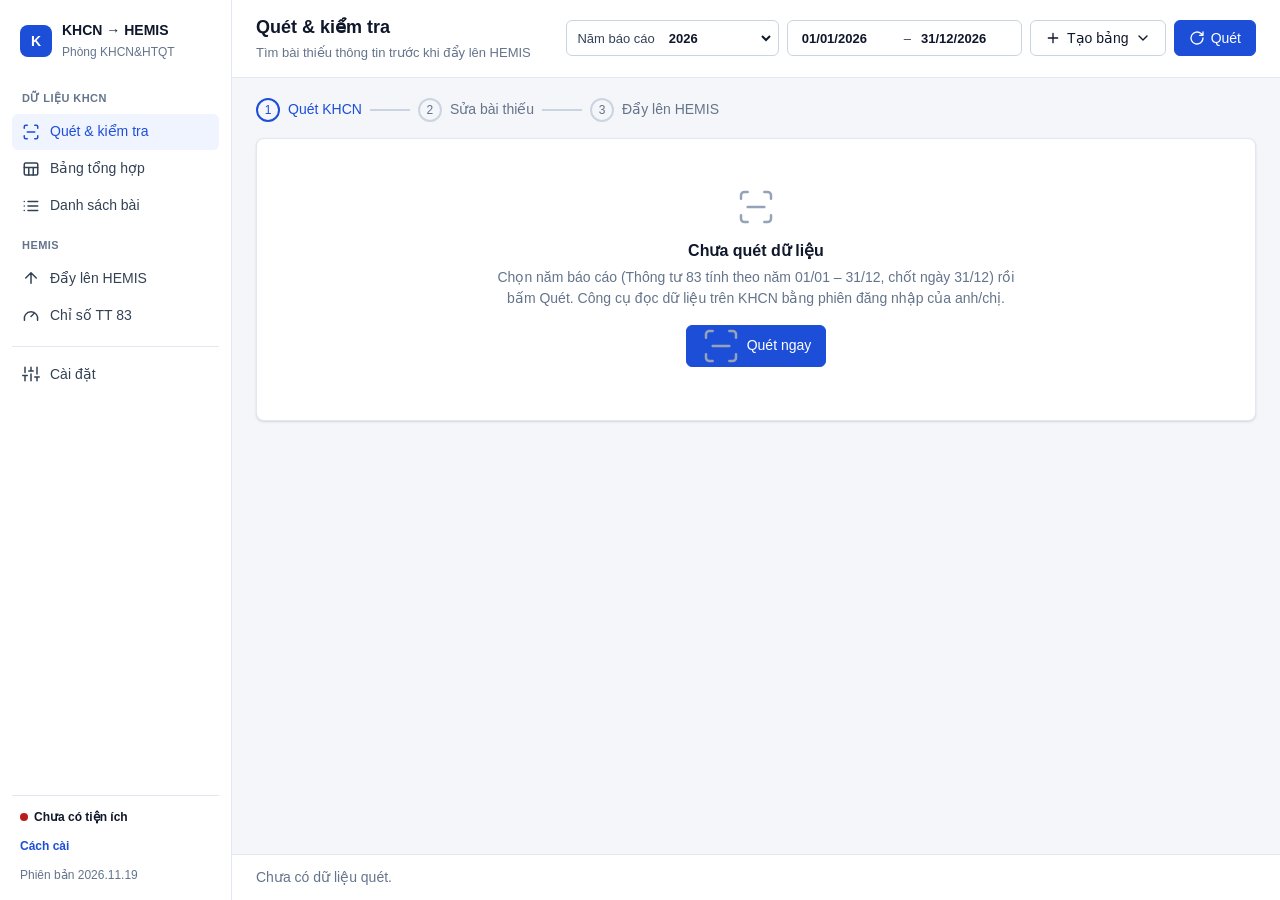
<file: docs/index.html>
<!doctype html>
<html lang="vi">
<head>
<meta charset="utf-8">
<meta name="viewport" content="width=device-width, initial-scale=1">
<title>Công cụ KHCN → HEMIS</title>
<meta name="description" content="Công cụ của Phòng KHCN&HTQT, Trường Đại học Thủy lợi: kiểm tra dữ liệu bài báo trên KHCN, đẩy lên HEMIS, thống kê và ước tính chỉ số Tiêu chuẩn 6.">
<meta name="robots" content="noindex">
<link rel="stylesheet" href="app.css">
</head>
<body>
<svg width="0" height="0" style="position:absolute" aria-hidden="true"><defs>
<symbol id="i-scan" viewBox="0 0 24 24"><path d="M3 7V5a2 2 0 0 1 2-2h2M17 3h2a2 2 0 0 1 2 2v2M21 17v2a2 2 0 0 1-2 2h-2M7 21H5a2 2 0 0 1-2-2v-2M7 12h10"/></symbol>
<symbol id="i-table" viewBox="0 0 24 24"><rect x="3" y="4" width="18" height="16" rx="2"/><path d="M3 10h18M9 10v10M15 10v10"/></symbol>
<symbol id="i-list" viewBox="0 0 24 24"><path d="M8 6h13M8 12h13M8 18h13M3 6h.01M3 12h.01M3 18h.01"/></symbol>
<symbol id="i-up" viewBox="0 0 24 24"><path d="M12 19V5M5 12l7-7 7 7"/></symbol>
<symbol id="i-check" viewBox="0 0 24 24"><path d="M20 6 9 17l-5-5"/></symbol>
<symbol id="i-gauge" viewBox="0 0 24 24"><path d="M12 14l4-4"/><path d="M3.3 19a9 9 0 1 1 17.4 0"/></symbol>
<symbol id="i-alert" viewBox="0 0 24 24"><path d="M12 9v4M12 17h.01"/><path d="M10.3 3.9 1.8 18a2 2 0 0 0 1.7 3h17a2 2 0 0 0 1.7-3L13.7 3.9a2 2 0 0 0-3.4 0z"/></symbol>
<symbol id="i-x" viewBox="0 0 24 24"><path d="M18 6 6 18M6 6l12 12"/></symbol>
<symbol id="i-filter" viewBox="0 0 24 24"><path d="M22 3H2l8 9.5V19l4 2v-8.5z"/></symbol>
<symbol id="i-copy" viewBox="0 0 24 24"><rect x="9" y="9" width="13" height="13" rx="2"/><path d="M5 15H4a2 2 0 0 1-2-2V4a2 2 0 0 1 2-2h9a2 2 0 0 1 2 2v1"/></symbol>
<symbol id="i-dl" viewBox="0 0 24 24"><path d="M21 15v4a2 2 0 0 1-2 2H5a2 2 0 0 1-2-2v-4M7 10l5 5 5-5M12 15V3"/></symbol>
<symbol id="i-refresh" viewBox="0 0 24 24"><path d="M21 12a9 9 0 1 1-3-6.7L21 8M21 3v5h-5"/></symbol>
<symbol id="i-edit" viewBox="0 0 24 24"><path d="M12 20h9M16.5 3.5a2.1 2.1 0 0 1 3 3L7 19l-4 1 1-4z"/></symbol>
<symbol id="i-down" viewBox="0 0 24 24"><path d="m6 9 6 6 6-6"/></symbol>
<symbol id="i-right" viewBox="0 0 24 24"><path d="m9 18 6-6-6-6"/></symbol>
<symbol id="i-left" viewBox="0 0 24 24"><path d="m15 18-6-6 6-6"/></symbol>
<symbol id="i-up2" viewBox="0 0 24 24"><path d="m18 15-6-6-6 6"/></symbol>
<symbol id="i-info" viewBox="0 0 24 24"><circle cx="12" cy="12" r="10"/><path d="M12 16v-4M12 8h.01"/></symbol>
<symbol id="i-calendar" viewBox="0 0 24 24"><rect x="3" y="4" width="18" height="18" rx="2"/><path d="M16 2v4M8 2v4M3 10h18"/></symbol>
<symbol id="i-ext" viewBox="0 0 24 24"><path d="M15 3h6v6M10 14 21 3M18 13v6a2 2 0 0 1-2 2H5a2 2 0 0 1-2-2V8a2 2 0 0 1 2-2h6"/></symbol>
<symbol id="i-plus" viewBox="0 0 24 24"><path d="M12 5v14M5 12h14"/></symbol>
<symbol id="i-trash" viewBox="0 0 24 24"><path d="M3 6h18M8 6V4h8v2M19 6l-1 14H6L5 6"/></symbol>
<symbol id="i-save" viewBox="0 0 24 24"><path d="M19 21H5a2 2 0 0 1-2-2V5a2 2 0 0 1 2-2h11l5 5v11a2 2 0 0 1-2 2z"/><path d="M17 21v-8H7v8M7 3v5h8"/></symbol>
<symbol id="i-menu" viewBox="0 0 24 24"><path d="M3 6h18M3 12h18M3 18h18"/></symbol>
<symbol id="i-search" viewBox="0 0 24 24"><circle cx="11" cy="11" r="8"/><path d="m21 21-4.3-4.3"/></symbol>
<symbol id="i-plug" viewBox="0 0 24 24"><path d="M12 22v-5M9 8V2M15 8V2M18 8v5a6 6 0 0 1-12 0V8z"/></symbol>
<symbol id="i-settings" viewBox="0 0 24 24"><path d="M4 21v-7M4 10V3M12 21v-9M12 8V3M20 21v-5M20 12V3M1 14h6M9 8h6M17 16h6"/></symbol>
<symbol id="i-share" viewBox="0 0 24 24"><circle cx="18" cy="5" r="3"/><circle cx="6" cy="12" r="3"/><circle cx="18" cy="19" r="3"/><path d="m8.6 13.5 6.8 4M15.4 6.5l-6.8 4"/></symbol>
<symbol id="i-minus" viewBox="0 0 24 24"><path d="M5 12h14"/></symbol>
<symbol id="i-square" viewBox="0 0 24 24"><rect x="5" y="5" width="14" height="14" rx="1"/></symbol>
<symbol id="i-sheet" viewBox="0 0 24 24"><path d="M15 2H6a2 2 0 0 0-2 2v16a2 2 0 0 0 2 2h12a2 2 0 0 0 2-2V7z"/><path d="M14 2v4a2 2 0 0 0 2 2h4M8 13h2M14 13h2M8 17h2M14 17h2"/></symbol>
</defs></svg>
<div class="app" id="app">
  <aside class="side" id="side" aria-label="Menu">
    <div class="brand"><div class="logo" aria-hidden="true">K</div><div><b>KHCN → HEMIS</b><small>Phòng KHCN&amp;HTQT</small></div></div>
    <div class="navh">Dữ liệu KHCN</div>
    <nav class="nav" id="nav1"></nav>
    <div class="navh">HEMIS</div>
    <nav class="nav" id="nav2"></nav>
    <nav class="nav bottom" id="nav3"></nav>
    <div class="sfoot" id="sfoot"></div>
  </aside>
  <main class="main" id="main"></main>
</div>
<script type="module" src="js/app.js"></script>
</body>
</html>
</file>
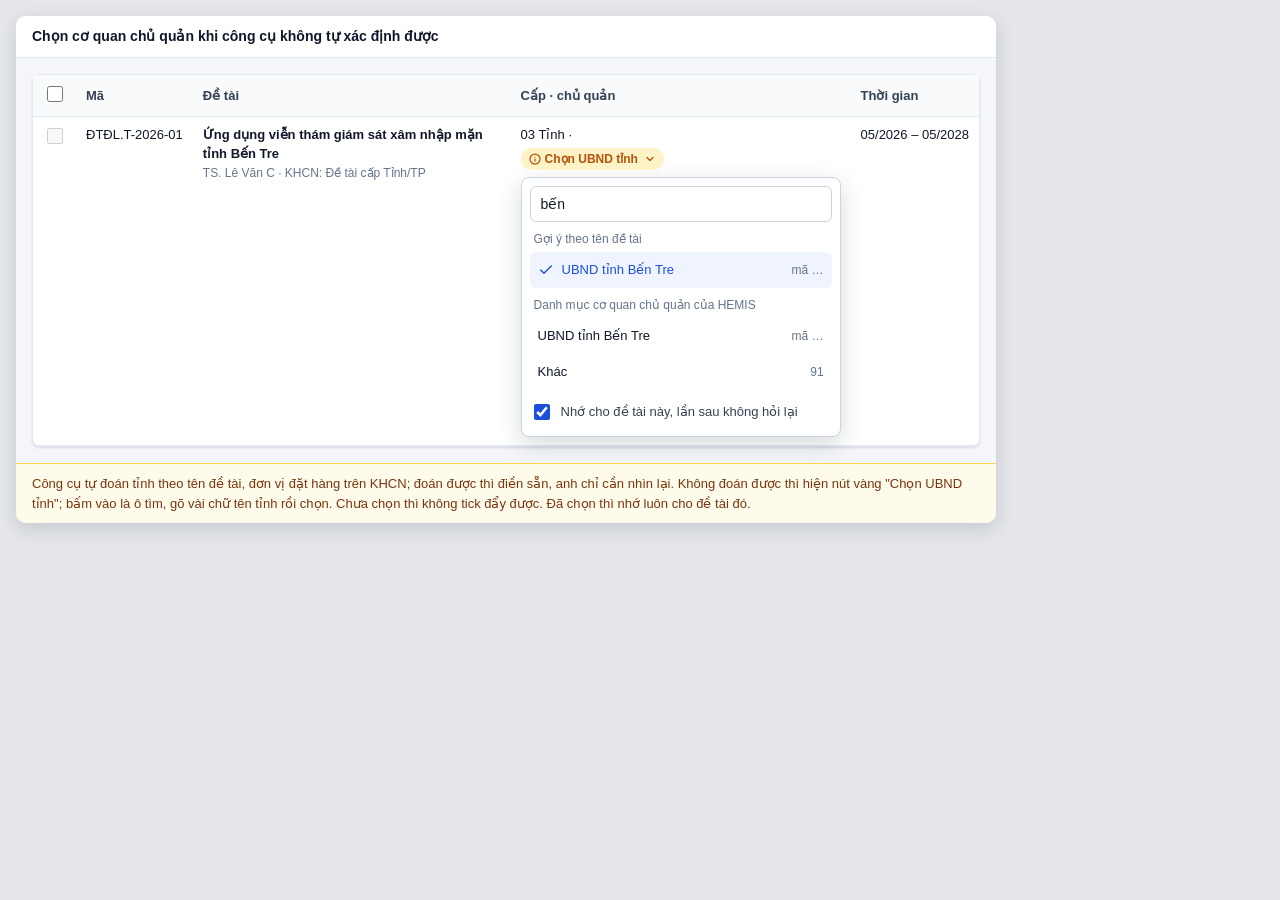
<file: thiết kế/Mẫu chọn cơ quan chủ quản.html>
<!doctype html><html lang="vi"><head><meta charset="utf-8"><title>Mẫu chọn cơ quan chủ quản</title><style>/* Công cụ KHCN TLU → HEMIS — giao diện theo mẫu đã duyệt (thiết kế/Mẫu giao diện.html) */
:root {
  --bg: #F4F6F9; --surface: #FFFFFF; --surface2: #F8FAFC; --text: #0F172A; --text2: #334155; --muted: #64748B; --faint: #94A3B8; --zero: #CBD5E1;
  --line: #E2E8F0; --line2: #CBD5E1;
  --pri: #1D4ED8; --pri-hover: #1E40AF; --pri-50: #EFF4FF; --pri-100: #DBE6FE; --pri-text: #1E3A8A;
  --ok: #15803D; --ok-bg: #DCFCE7; --ok-line: #86EFAC;
  --warn: #B45309; --warn-bg: #FEF3C7; --warn-line: #FCD34D;
  --err: #B91C1C; --err-bg: #FEE2E2; --err-line: #FCA5A5;
  --r: 8px; --r-sm: 6px;
  --sh: 0 1px 2px rgba(15, 23, 42, .06), 0 1px 3px rgba(15, 23, 42, .08);
  --sh-lg: -8px 0 24px rgba(15, 23, 42, .12);
  --font: "Segoe UI", Roboto, Arial, sans-serif;
  --side-w: 232px;
}
* { box-sizing: border-box }
html, body { height: 100% }
body { margin: 0; background: var(--bg); font: 14px/1.5 var(--font); color: var(--text) }
button, input, select, textarea { font: inherit; color: inherit }
a { color: var(--pri) }
:focus-visible { outline: 2px solid var(--pri); outline-offset: 2px }
[hidden] { display: none !important }
.ic { width: 16px; height: 16px; stroke: currentColor; fill: none; stroke-width: 2; stroke-linecap: round; stroke-linejoin: round; flex: none; vertical-align: middle }
.muted { color: var(--muted) }
.small { font-size: 12px }
.sp { flex: 1 }
.sr { position: absolute; width: 1px; height: 1px; overflow: hidden; clip: rect(0 0 0 0); white-space: nowrap }
.nowrap { white-space: nowrap }
@media (prefers-reduced-motion: reduce) { * { transition: none !important; animation: none !important } }

/* ---------- Khung ---------- */
.app { position: fixed; inset: 0; display: flex; background: var(--bg) }
.side { width: var(--side-w); background: var(--surface); border-right: 1px solid var(--line); display: flex; flex-direction: column; padding: 16px 12px; flex: none; overflow: auto }
.brand { display: flex; gap: 10px; align-items: center; padding: 4px 8px 16px }
.logo { width: 32px; height: 32px; border-radius: 8px; background: var(--pri); color: #fff; display: grid; place-items: center; font-weight: 700; flex: none }
.brand b { display: block; font-size: 14px } .brand small { color: var(--muted); font-size: 12px }
.navh { font-size: 11px; font-weight: 600; color: var(--muted); letter-spacing: .04em; text-transform: uppercase; padding: 12px 10px 6px }
.nav a { display: flex; gap: 10px; align-items: center; min-height: 36px; padding: 6px 10px; border-radius: var(--r-sm); color: var(--text2); text-decoration: none; font-weight: 500; margin: 1px 0; cursor: pointer; transition: background .15s }
.nav a:hover { background: var(--surface2) }
.nav a .ic { width: 18px; height: 18px }
.nav a[aria-current="page"] { background: var(--pri-50); color: var(--pri) }
.nav .cnt { margin-left: auto; font-size: 12px; border-radius: 10px; padding: 0 7px; font-weight: 600; background: var(--err-bg); color: var(--err) }
.nav .cnt.info { background: var(--pri-100); color: var(--pri) }
.sfoot { margin-top: auto; border-top: 1px solid var(--line); padding: 12px 8px 0; font-size: 12px; color: var(--muted) }
.sfoot .row { display: flex; align-items: center; gap: 6px; margin-bottom: 4px }
.sfoot b { color: var(--text) }
.dot { display: inline-block; width: 8px; height: 8px; border-radius: 50%; background: var(--faint); flex: none }
.dot.ok { background: var(--ok) } .dot.err { background: var(--err) } .dot.warn { background: var(--warn) }
.main { flex: 1; display: flex; flex-direction: column; min-width: 0; position: relative }
.scr { flex: 1; display: flex; flex-direction: column; min-height: 0 }
.top { display: flex; align-items: center; gap: 12px; padding: 14px 24px; background: var(--surface); border-bottom: 1px solid var(--line); flex-wrap: wrap }
.top h1 { font-size: 18px; margin: 0; font-weight: 600 }
.top p { margin: 2px 0 0; color: var(--muted); font-size: 13px }
.top .acts { display: flex; gap: 8px; align-items: center; flex-wrap: wrap; margin-left: auto }
.body { flex: 1; overflow: auto; padding: 20px 24px }
.foot { display: flex; align-items: center; gap: 12px; padding: 12px 24px; background: var(--surface); border-top: 1px solid var(--line); flex-wrap: wrap }
.btn.menu-btn { display: none }
@media (max-width: 900px) {
  .side { position: fixed; z-index: 40; inset: 0 auto 0 0; transform: translateX(-100%); transition: transform .2s; box-shadow: var(--sh-lg) }
  .app.nav-open .side { transform: none }
  .btn.menu-btn { display: inline-flex }
  .top, .body, .foot { padding-left: 16px; padding-right: 16px }
}

/* ---------- Nút, ô nhập ---------- */
.btn { display: inline-flex; align-items: center; justify-content: center; gap: 6px; min-height: 36px; padding: 0 14px; border-radius: var(--r-sm); border: 1px solid var(--line2); background: var(--surface); color: var(--text); font-weight: 500; cursor: pointer; white-space: nowrap; transition: background .15s, border-color .15s }
.btn:hover { background: var(--surface2); border-color: var(--faint) }
.btn.pri { background: var(--pri); border-color: var(--pri); color: #fff }
.btn.pri:hover { background: var(--pri-hover); border-color: var(--pri-hover) }
.btn.ghost { border-color: transparent; background: transparent; color: var(--pri) }
.btn.ghost:hover { background: var(--pri-50) }
.btn.danger { background: var(--err); border-color: var(--err); color: #fff }
.btn.sm { min-height: 32px; padding: 0 10px; font-size: 13px }
.btn.icon { width: 36px; padding: 0 } .btn.icon.sm { width: 32px }
.btn[disabled], .btn[aria-disabled="true"] { opacity: .5; cursor: not-allowed }
.btn .badge { background: var(--pri); color: #fff; border-radius: 9px; padding: 0 6px; font-size: 12px; font-weight: 600; line-height: 18px }
.btn.on { border-color: var(--pri); background: var(--pri-50); color: var(--pri) }
.cbtn { width: 32px; height: 32px; border-radius: var(--r-sm); display: inline-grid; place-items: center; color: var(--muted); border: 1px solid transparent; background: transparent; cursor: pointer; flex: none }
.cbtn:hover { border-color: var(--line2); background: var(--surface2); color: var(--text) }
.lnk { color: var(--pri); font-weight: 600; text-decoration: none; background: none; border: 0; padding: 4px 0; cursor: pointer; display: inline-flex; align-items: center; gap: 4px; min-height: 32px }
.lnk:hover { text-decoration: underline }
.sel { display: inline-flex; align-items: center; gap: 6px; min-height: 36px; padding: 0 4px 0 10px; border: 1px solid var(--line2); border-radius: var(--r-sm); background: var(--surface); font-size: 13px; color: var(--text2) }
.sel select, .sel input { border: 0; background: transparent; font-weight: 600; color: var(--text); min-height: 32px; padding: 0 4px; cursor: pointer; max-width: 260px }
.sel input { cursor: text; width: 100px }
.sel:focus-within { border-color: var(--pri) }
.sel select:focus-visible, .sel input:focus-visible { outline: none }
.inp, select.inp { min-height: 36px; border: 1px solid var(--line2); border-radius: var(--r-sm); padding: 0 10px; width: 100%; background: var(--surface); font-size: 14px }
.inp:focus { border-color: var(--pri); outline: none; box-shadow: 0 0 0 3px var(--pri-100) }
.inp.num, input.num { text-align: right; font-variant-numeric: tabular-nums }
.chk { display: inline-flex; align-items: center; gap: 8px; min-height: 32px; cursor: pointer; font-size: 13px; color: var(--text2) }
.chk input { width: 16px; height: 16px; accent-color: var(--pri); cursor: pointer }
.fl { margin-bottom: 14px }
.fl > label, .fl > .lbl { display: block; font-size: 12px; font-weight: 600; color: var(--text2); margin-bottom: 6px }
.fl .hint { font-size: 12px; color: var(--muted); margin-top: 4px }
.seg { display: flex; border: 1px solid var(--line2); border-radius: var(--r-sm); overflow: hidden; flex-wrap: wrap }
.seg button { flex: 1; min-height: 32px; padding: 0 8px; font-size: 12px; border: 0; border-right: 1px solid var(--line2); background: var(--surface); cursor: pointer }
.seg button:last-child { border-right: 0 }
.seg button[aria-pressed="true"] { background: var(--pri); color: #fff }

/* ---------- Thẻ, khối thu gọn ---------- */
.card { background: var(--surface); border: 1px solid var(--line); border-radius: var(--r); box-shadow: var(--sh) }
.body > .card + .card, .body > .blk + .blk, .body > .card + .blk, .body > .blk + .card, .body > .grid2 + .card, .body > .card + .grid2 { margin-top: 16px }
.blk-h { display: flex; align-items: center; gap: 8px; margin: 0 0 8px }
.blk-h > b { font-size: 13px; color: var(--text2) }
.blk-h .ln { flex: 1; height: 1px; background: var(--line) }
.blk.collapsed > .blk-b { display: none }
.blk.collapsed > .blk-h { margin-bottom: 0 }
.cbtn .ic { transition: transform .15s }
.collapsed > .blk-h .cbtn .ic, .collapsed > .card-h .cbtn .ic { transform: rotate(180deg) }
.card.blk > .card-h { display: flex; align-items: center; gap: 10px; padding: 8px 8px 8px 16px; border-bottom: 1px solid var(--line); flex-wrap: wrap; min-height: 48px }
.card.blk.collapsed > .card-h { border-bottom: 0 }
.card-h > b { font-size: 14px }
.card-b { padding: 16px }
.card-h .tabs { border-bottom: 0; padding: 0; margin: -8px 0 }

/* ---------- Tổng quan số ---------- */
.stats { display: grid; grid-template-columns: repeat(4, minmax(0, 1fr)); gap: 12px }
.stats.c3 { grid-template-columns: repeat(3, minmax(0, 1fr)) }
@media (max-width: 1100px) { .stats, .stats.c3 { grid-template-columns: repeat(2, minmax(0, 1fr)) } }
.stat { padding: 14px 16px }
.stat .k { color: var(--muted); font-size: 13px; display: flex; align-items: center; gap: 6px }
.stat .v { font-size: 26px; font-weight: 600; margin-top: 2px; font-variant-numeric: tabular-nums }
.stat .h { font-size: 12px; color: var(--muted) }
.stat.err { border-color: var(--err-line) } .stat.err .v, .stat.err .k .ic { color: var(--err) }
.stat.warn .k .ic { color: var(--warn) } .stat.ok .k .ic { color: var(--ok) }
.stat.pri { border-color: var(--pri-100) } .stat.pri .v, .stat.pri .k .ic { color: var(--pri) }

/* ---------- Các bước ---------- */
.steps { display: flex; gap: 8px; align-items: center; margin-bottom: 16px; flex-wrap: wrap }
.st { display: flex; align-items: center; gap: 8px; color: var(--muted); font-weight: 500 }
.st i { width: 24px; height: 24px; border-radius: 50%; border: 2px solid var(--line2); display: grid; place-items: center; font-style: normal; font-size: 12px }
.st i .ic { width: 12px; height: 12px }
.st.done i { background: var(--ok); border-color: var(--ok); color: #fff }
.st.now { color: var(--pri) } .st.now i { border-color: var(--pri); color: var(--pri) }
.steps .bar { width: 40px; height: 2px; background: var(--line2) }

/* ---------- Thanh công cụ, nhãn ---------- */
.toolbar { display: flex; gap: 8px; align-items: center; flex-wrap: wrap; padding: 10px 16px; border-bottom: 1px solid var(--line) }
.chips { display: flex; gap: 6px; flex-wrap: wrap; align-items: center }
.chipbar { padding: 8px 16px; border-bottom: 1px solid var(--line) }
.chip { display: inline-flex; gap: 6px; align-items: center; min-height: 28px; padding: 2px 4px 2px 10px; border-radius: 14px; background: var(--pri-50); color: var(--pri); font-size: 13px; font-weight: 500; max-width: 100%; white-space: normal; line-height: 1.35; border: 1px solid transparent }
.chip > span { overflow-wrap: anywhere }
.chip button { border: 0; background: transparent; color: inherit; width: 24px; height: 24px; border-radius: 12px; display: grid; place-items: center; cursor: pointer; flex: none }
.chip button:hover { background: var(--pri-100) }
.chip.opt { background: var(--surface2); color: var(--text2); border-color: var(--line); cursor: pointer; padding-right: 10px }
.chip.opt[aria-pressed="true"] { background: var(--pri-50); color: var(--pri); border-color: var(--pri-100) }

/* ---------- Tab ---------- */
.tabs { display: flex; gap: 4px; border-bottom: 1px solid var(--line); padding: 0 16px; flex-wrap: wrap; align-items: center }
.tab { padding: 10px 12px; min-height: 44px; color: var(--muted); font-weight: 500; border: 0; border-bottom: 2px solid transparent; background: none; cursor: pointer }
.tab:hover { color: var(--text) }
.tab[aria-selected="true"] { color: var(--pri); border-bottom-color: var(--pri) }

/* ---------- Bảng ---------- */
.tw { overflow: auto; max-height: 70vh }
table.tbl { border-collapse: separate; border-spacing: 0; width: 100%; font-size: 13px }
.tbl th { position: sticky; top: 0; z-index: 1; background: var(--surface2); color: var(--text2); font-weight: 600; text-align: left; padding: 8px 10px; border-bottom: 1px solid var(--line); white-space: nowrap }
.tbl td { padding: 8px 10px; border-bottom: 1px solid var(--line); vertical-align: top }
.tbl tbody tr:hover td { background: #F8FAFF }
.tbl .num, .num { text-align: right; font-variant-numeric: tabular-nums }
.tbl .z { color: var(--zero) }
.tbl th.grp { text-align: center; border-left: 1px solid var(--line) }
.tbl .bl { border-left: 1px solid var(--line) }
.tbl tr.sub td { background: #FAFBFC; font-weight: 600 }
.tbl tr.tot td { background: var(--pri-50); font-weight: 700; border-top: 1px solid var(--pri-100) }
.tbl td.t b { font-weight: 600 }
.tbl td.t .muted { font-size: 12px }
.tbl td.ck, .tbl th.ck { width: 36px; text-align: center }
.tbl input[type=checkbox] { width: 16px; height: 16px; accent-color: var(--pri); cursor: pointer }
.tbl td.cell { cursor: pointer }
.tbl td.cell:hover { background: var(--pri-50) !important; color: var(--pri) }
.tbl .stick { position: sticky; left: 0; z-index: 1; background: var(--surface) }
.tbl th.stick { z-index: 2; background: var(--surface2) }
.tbl tr.sub td.stick { background: #FAFBFC } .tbl tr.tot td.stick { background: var(--pri-50) }
.tog { border: 0; background: none; cursor: pointer; width: 24px; height: 24px; display: inline-grid; place-items: center; border-radius: 4px; color: var(--muted); vertical-align: middle; margin-right: 2px }
.tog:hover { background: var(--line) }
.more { padding: 10px 16px; color: var(--muted); font-size: 13px }

/* ---------- Nhãn trạng thái ---------- */
.pill { display: inline-flex; align-items: center; gap: 4px; padding: 2px 8px; border-radius: 10px; font-size: 12px; font-weight: 600; line-height: 1.5; margin: 1px 2px 1px 0 }
.pill .ic { width: 12px; height: 12px; stroke-width: 2.5 }
.pill.ok { background: var(--ok-bg); color: var(--ok) } .pill.warn { background: var(--warn-bg); color: var(--warn) }
.pill.err { background: var(--err-bg); color: var(--err) } .pill.mut { background: #F1F5F9; color: var(--muted) }
.pill.info { background: var(--pri-50); color: var(--pri) }

/* ---------- Thông báo ---------- */
.note { display: flex; gap: 10px; padding: 10px 14px; border-radius: var(--r); background: var(--pri-50); color: var(--pri-text); font-size: 13px; margin-bottom: 16px; align-items: flex-start }
.note .ic { margin-top: 2px }
.note.warn { background: var(--warn-bg); color: #78350F } .note.err { background: var(--err-bg); color: #7F1D1D } .note.ok { background: var(--ok-bg); color: #14532D }
.busy { display: flex; align-items: center; gap: 10px; padding: 8px 24px; background: var(--pri-50); color: var(--pri-text); font-size: 13px; border-bottom: 1px solid var(--pri-100) }
.spin { width: 16px; height: 16px; border: 2px solid var(--pri-100); border-top-color: var(--pri); border-radius: 50%; animation: spin .8s linear infinite; flex: none }
@keyframes spin { to { transform: rotate(360deg) } }
.empty { text-align: center; padding: 48px 16px; color: var(--muted) }
.empty .ic { width: 40px; height: 40px; color: var(--faint); stroke-width: 1.5 }
.empty h3 { color: var(--text); margin: 12px 0 4px; font-size: 16px }
.empty p { margin: 0 auto 16px; max-width: 520px }

/* ---------- Thước đo, KPI ---------- */
.grid2 { display: grid; grid-template-columns: minmax(0, 1.2fr) minmax(0, 1fr); gap: 16px; margin-top: 16px }
@media (max-width: 1100px) { .grid2 { grid-template-columns: minmax(0, 1fr) } }
.kpi { padding: 16px }
.kpi .kh { display: flex; align-items: flex-start; gap: 8px }
.kpi h3 { margin: 0 0 4px; font-size: 14px; flex: 1 }
.kpi .big { font-size: 30px; font-weight: 600; font-variant-numeric: tabular-nums }
.meter { height: 8px; border-radius: 4px; background: #EEF2F7; margin: 10px 0 4px; position: relative }
.meter span { position: absolute; inset: 0 auto 0 0; border-radius: 4px; background: var(--pri) }
.meter span.ok { background: var(--ok) } .meter span.err { background: var(--err) }
.meter i { position: absolute; top: -4px; bottom: -4px; width: 2px; background: var(--text) }

/* ---------- Bảng trượt phải, hộp thoại, thông báo nhanh ---------- */
.scrim { position: fixed; inset: 0; background: rgba(15, 23, 42, .25); z-index: 50 }
.drawer { position: fixed; right: 0; top: 0; bottom: 0; width: min(380px, 100vw); background: var(--surface); border-left: 1px solid var(--line); box-shadow: var(--sh-lg); display: flex; flex-direction: column; z-index: 51 }
.drawer.wide { width: min(640px, 100vw) }
.drawer .dh { padding: 14px 16px; border-bottom: 1px solid var(--line); display: flex; align-items: center; gap: 8px }
.drawer .dh h2 { font-size: 16px; margin: 0 }
.drawer .db { padding: 16px; overflow: auto; flex: 1 }
.drawer .db.flush { padding: 0 }
.drawer .df { padding: 12px 16px; border-top: 1px solid var(--line); display: flex; gap: 8px }
.drawer .df .btn { flex: 1 }
dialog.dlg { border: 0; border-radius: 12px; padding: 0; width: min(480px, calc(100vw - 32px)); box-shadow: 0 20px 60px rgba(15, 23, 42, .35); color: var(--text) }
dialog.dlg::backdrop { background: rgba(15, 23, 42, .35) }
.dlg .dh { padding: 16px 20px 0; font-size: 16px; font-weight: 600 }
.dlg .db { padding: 8px 20px 16px; color: var(--text2); white-space: pre-line }
.dlg .db .inp { margin-top: 10px }
.dlg .df { padding: 12px 20px; display: flex; gap: 8px; justify-content: flex-end; background: var(--surface2); border-top: 1px solid var(--line) }
.toasts { position: fixed; bottom: 80px; left: 50%; transform: translateX(-50%); z-index: 60; display: flex; flex-direction: column; gap: 8px; align-items: center; pointer-events: none }
.toast { background: var(--text); color: #fff; padding: 10px 16px; border-radius: var(--r); font-size: 13px; box-shadow: var(--sh); display: flex; gap: 8px; align-items: center; max-width: 90vw }
.toast.err { background: var(--err) }
.pop { position: absolute; z-index: 30; background: var(--surface); border: 1px solid var(--line2); border-radius: var(--r); box-shadow: 0 8px 24px rgba(15, 23, 42, .16); padding: 8px; min-width: 220px }
.optlist { max-height: 260px; overflow: auto; border: 1px solid var(--line); border-radius: var(--r-sm); margin-top: 6px }
.optlist label { display: flex; gap: 8px; align-items: flex-start; padding: 6px 10px; cursor: pointer; font-size: 13px }
.optlist label:hover { background: var(--surface2) }
.optlist label .c { margin-left: auto; color: var(--muted); font-variant-numeric: tabular-nums; padding-left: 8px }
.optlist input { margin-top: 3px; accent-color: var(--pri) }
details.fgrp { border: 1px solid var(--line); border-radius: var(--r-sm); margin-bottom: 8px }
details.fgrp > summary { list-style: none; display: flex; align-items: center; gap: 8px; min-height: 40px; padding: 0 10px; cursor: pointer; font-weight: 600; font-size: 13px; color: var(--text2) }
details.fgrp > summary::-webkit-details-marker { display: none }
details.fgrp > summary .v { margin-left: auto; font-weight: 500; color: var(--muted); max-width: 55%; overflow: hidden; text-overflow: ellipsis; white-space: nowrap }
details.fgrp > summary .v.on { color: var(--pri) }
details.fgrp[open] > summary .ic { transform: rotate(180deg) }
details.fgrp > .fgb { padding: 0 10px 10px }

/* ---------- Bảng tổng hợp ---------- */
.tbl.pv { width: auto; min-width: 100% }
.tbl.pv thead { position: sticky; top: 0; z-index: 3 }
.tbl.pv thead th { position: static; background: var(--surface2) }
.tbl.pv thead th.grp { text-align: left }
.tbl.pv thead th.stick { position: sticky; left: 0; z-index: 4 }
.tbl.pv td.lab { white-space: nowrap; min-width: 220px }
.tbl.pv th.num, .tbl.pv td.num { min-width: 64px }
.pvinfo { padding: 8px 16px; font-size: 12px; color: var(--muted); display: flex; gap: 12px; align-items: center; flex-wrap: wrap; border-bottom: 1px solid var(--line) }
.selrow { display: inline-flex; align-items: center; gap: 2px }
.selrow .ic { color: var(--faint); width: 14px; height: 14px }
.au-tn, .au-lh { font-size: 11px; font-weight: 600; color: var(--pri); margin-left: 2px }
.au-ext { color: var(--muted) }
.tplitem { display: inline-flex; align-items: center; gap: 2px; border: 1px solid var(--line); background: var(--surface2); border-radius: 14px; padding: 2px 4px 2px 10px; font-size: 13px }
.tplitem button { border: 0; background: none; width: 26px; height: 26px; border-radius: 13px; display: grid; place-items: center; cursor: pointer; color: var(--muted) }
.tplitem button:hover { background: var(--line); color: var(--text) }
.tplitem .nm { cursor: pointer; text-decoration: underline dotted; padding: 0 4px; background: none; border: 0; font: inherit; color: var(--text) }
button.sel { cursor: pointer }
.seg.g3 { display: grid; grid-template-columns: repeat(3, 1fr) }
.seg.g3 button:nth-child(-n+3) { border-bottom: 1px solid var(--line2) }
.seg.g3 button:nth-child(3n) { border-right: 0 }

/* ---------- Màn HEMIS, Danh sách (Sonnet) ---------- */
.tbl th.wt { width: 38% }
.tbl td.au { min-width: 240px }
.sel input[type=search] { width: 220px }
.sel input[type=search]::-webkit-search-cancel-button { cursor: pointer }
.foot .meter { width: 220px; margin: 0 }
.tbl .was { color: var(--err) }
.tbl .will { color: var(--ok) }
.tbl .cell-in { min-height: 32px; width: 92px; padding: 0 8px }
.tbl .cell-in.w { width: 140px }
.meter i.thr { left: 60% }
.grid2 > .card { margin-top: 0 }
.toolbar .chk { margin-right: 12px }
.tbl tr:has(.cell-in) td { vertical-align: middle }
.bctl { display: inline-flex; align-items: center; gap: 2px }

/* ---------- Cài đặt ---------- */
.setlist { display: grid; gap: 16px; max-width: 760px }
.setlist .card-h { display: flex; align-items: center; padding: 12px 16px; border-bottom: 1px solid var(--line) }
.setgrp { padding-top: 4px; padding-bottom: 4px }
.setrow { display: flex; gap: 12px; align-items: flex-start; padding: 12px 0; border-bottom: 1px solid var(--line); cursor: pointer }
.setrow:last-child { border-bottom: 0 }
.setrow input { width: 18px; height: 18px; margin-top: 2px; accent-color: var(--pri); flex: none; cursor: pointer }
.setrow > span { display: flex; flex-direction: column; gap: 2px }
.nav.bottom { margin-top: 12px; border-top: 1px solid var(--line); padding-top: 8px }
body{background:#E5E7EB;padding:16px;margin:0}.frame{width:980px;background:var(--bg);border-radius:10px;overflow:hidden;box-shadow:0 6px 20px rgba(15,23,42,.15)}.cap{padding:10px 16px;font-weight:600;background:#fff;border-bottom:1px solid var(--line)}.note2{padding:10px 16px;background:#FFFBEB;color:#78350F;font-size:13px;border-top:1px solid #FCD34D}.opt{display:flex;gap:8px;align-items:center;width:100%;min-height:36px;padding:0 8px;border:0;background:none;border-radius:6px;cursor:pointer;text-align:left}.opt:hover,.opt.on{background:var(--pri-50);color:var(--pri)}.opt .code{margin-left:auto;color:var(--muted);font-size:12px}.pill .ic+.ic{margin-left:2px}</style></head><body><svg width="0" height="0" style="position:absolute" aria-hidden="true"><defs>
<symbol id="i-scan" viewBox="0 0 24 24"><path d="M3 7V5a2 2 0 0 1 2-2h2M17 3h2a2 2 0 0 1 2 2v2M21 17v2a2 2 0 0 1-2 2h-2M7 21H5a2 2 0 0 1-2-2v-2M7 12h10"/></symbol>
<symbol id="i-table" viewBox="0 0 24 24"><rect x="3" y="4" width="18" height="16" rx="2"/><path d="M3 10h18M9 10v10M15 10v10"/></symbol>
<symbol id="i-list" viewBox="0 0 24 24"><path d="M8 6h13M8 12h13M8 18h13M3 6h.01M3 12h.01M3 18h.01"/></symbol>
<symbol id="i-up" viewBox="0 0 24 24"><path d="M12 19V5M5 12l7-7 7 7"/></symbol>
<symbol id="i-check" viewBox="0 0 24 24"><path d="M20 6 9 17l-5-5"/></symbol>
<symbol id="i-gauge" viewBox="0 0 24 24"><path d="M12 14l4-4"/><path d="M3.3 19a9 9 0 1 1 17.4 0"/></symbol>
<symbol id="i-alert" viewBox="0 0 24 24"><path d="M12 9v4M12 17h.01"/><path d="M10.3 3.9 1.8 18a2 2 0 0 0 1.7 3h17a2 2 0 0 0 1.7-3L13.7 3.9a2 2 0 0 0-3.4 0z"/></symbol>
<symbol id="i-x" viewBox="0 0 24 24"><path d="M18 6 6 18M6 6l12 12"/></symbol>
<symbol id="i-filter" viewBox="0 0 24 24"><path d="M22 3H2l8 9.5V19l4 2v-8.5z"/></symbol>
<symbol id="i-copy" viewBox="0 0 24 24"><rect x="9" y="9" width="13" height="13" rx="2"/><path d="M5 15H4a2 2 0 0 1-2-2V4a2 2 0 0 1 2-2h9a2 2 0 0 1 2 2v1"/></symbol>
<symbol id="i-dl" viewBox="0 0 24 24"><path d="M21 15v4a2 2 0 0 1-2 2H5a2 2 0 0 1-2-2v-4M7 10l5 5 5-5M12 15V3"/></symbol>
<symbol id="i-refresh" viewBox="0 0 24 24"><path d="M21 12a9 9 0 1 1-3-6.7L21 8M21 3v5h-5"/></symbol>
<symbol id="i-edit" viewBox="0 0 24 24"><path d="M12 20h9M16.5 3.5a2.1 2.1 0 0 1 3 3L7 19l-4 1 1-4z"/></symbol>
<symbol id="i-down" viewBox="0 0 24 24"><path d="m6 9 6 6 6-6"/></symbol>
<symbol id="i-right" viewBox="0 0 24 24"><path d="m9 18 6-6-6-6"/></symbol>
<symbol id="i-left" viewBox="0 0 24 24"><path d="m15 18-6-6 6-6"/></symbol>
<symbol id="i-up2" viewBox="0 0 24 24"><path d="m18 15-6-6-6 6"/></symbol>
<symbol id="i-info" viewBox="0 0 24 24"><circle cx="12" cy="12" r="10"/><path d="M12 16v-4M12 8h.01"/></symbol>
<symbol id="i-calendar" viewBox="0 0 24 24"><rect x="3" y="4" width="18" height="18" rx="2"/><path d="M16 2v4M8 2v4M3 10h18"/></symbol>
<symbol id="i-ext" viewBox="0 0 24 24"><path d="M15 3h6v6M10 14 21 3M18 13v6a2 2 0 0 1-2 2H5a2 2 0 0 1-2-2V8a2 2 0 0 1 2-2h6"/></symbol>
<symbol id="i-plus" viewBox="0 0 24 24"><path d="M12 5v14M5 12h14"/></symbol>
<symbol id="i-trash" viewBox="0 0 24 24"><path d="M3 6h18M8 6V4h8v2M19 6l-1 14H6L5 6"/></symbol>
<symbol id="i-save" viewBox="0 0 24 24"><path d="M19 21H5a2 2 0 0 1-2-2V5a2 2 0 0 1 2-2h11l5 5v11a2 2 0 0 1-2 2z"/><path d="M17 21v-8H7v8M7 3v5h8"/></symbol>
<symbol id="i-menu" viewBox="0 0 24 24"><path d="M3 6h18M3 12h18M3 18h18"/></symbol>
<symbol id="i-search" viewBox="0 0 24 24"><circle cx="11" cy="11" r="8"/><path d="m21 21-4.3-4.3"/></symbol>
<symbol id="i-plug" viewBox="0 0 24 24"><path d="M12 22v-5M9 8V2M15 8V2M18 8v5a6 6 0 0 1-12 0V8z"/></symbol>
<symbol id="i-settings" viewBox="0 0 24 24"><path d="M4 21v-7M4 10V3M12 21v-9M12 8V3M20 21v-5M20 12V3M1 14h6M9 8h6M17 16h6"/></symbol>
<symbol id="i-share" viewBox="0 0 24 24"><circle cx="18" cy="5" r="3"/><circle cx="6" cy="12" r="3"/><circle cx="18" cy="19" r="3"/><path d="m8.6 13.5 6.8 4M15.4 6.5l-6.8 4"/></symbol>
<symbol id="i-minus" viewBox="0 0 24 24"><path d="M5 12h14"/></symbol>
<symbol id="i-square" viewBox="0 0 24 24"><rect x="5" y="5" width="14" height="14" rx="1"/></symbol>
<symbol id="i-sheet" viewBox="0 0 24 24"><path d="M15 2H6a2 2 0 0 0-2 2v16a2 2 0 0 0 2 2h12a2 2 0 0 0 2-2V7z"/><path d="M14 2v4a2 2 0 0 0 2 2h4M8 13h2M14 13h2M8 17h2M14 17h2"/></symbol>
</defs></svg><div class="frame" id="u1"><div class="cap">Chọn cơ quan chủ quản khi công cụ không tự xác định được</div><div style="padding:16px"><section class="card"><table class="tbl"><thead><tr><th class="ck"><input type="checkbox"></th><th>Mã</th><th style="width:36%">Đề tài</th><th>Cấp · chủ quản</th><th>Thời gian</th></tr></thead><tbody><tr><td class="ck"><input type="checkbox" disabled title="Chọn cơ quan chủ quản trước"></td><td class="nowrap">ĐTĐL.T-2026-01</td><td class="t"><b>Ứng dụng viễn thám giám sát xâm nhập mặn tỉnh Bến Tre</b><div class="muted">TS. Lê Văn C · KHCN: Đề tài cấp Tỉnh/TP</div></td><td>03 Tỉnh ·<br><button class="pill warn" style="border:0;cursor:pointer;margin-top:4px"><svg class="ic" aria-hidden="true"><use href="#i-info"/></svg>Chọn UBND tỉnh<svg class="ic" aria-hidden="true"><use href="#i-down"/></svg></button><div class="pop" style="position:static;margin-top:6px;width:320px"><input class="inp" placeholder="Gõ tên tỉnh, ví dụ: Bến" value="bến"><div class="muted small" style="margin:8px 4px 4px">Gợi ý theo tên đề tài</div><button class="opt on"><svg class="ic" aria-hidden="true"><use href="#i-check"/></svg><span>UBND tỉnh Bến Tre</span><span class="code">mã …</span></button><div class="muted small" style="margin:8px 4px 4px">Danh mục cơ quan chủ quản của HEMIS</div><button class="opt"><span>UBND tỉnh Bến Tre</span><span class="code">mã …</span></button><button class="opt"><span>Khác</span><span class="code">91</span></button><label class="chk" style="margin-top:6px"><input type="checkbox" checked>Nhớ cho đề tài này, lần sau không hỏi lại</label></div></td><td class="nowrap">05/2026 – 05/2028</td></tr></tbody></table></section></div><div class="note2">Công cụ tự đoán tỉnh theo tên đề tài, đơn vị đặt hàng trên KHCN; đoán được thì điền sẵn, anh chỉ cần nhìn lại. Không đoán được thì hiện nút vàng "Chọn UBND tỉnh"; bấm vào là ô tìm, gõ vài chữ tên tỉnh rồi chọn. Chưa chọn thì không tick đẩy được. Đã chọn thì nhớ luôn cho đề tài đó.</div></div></body></html>
</file>
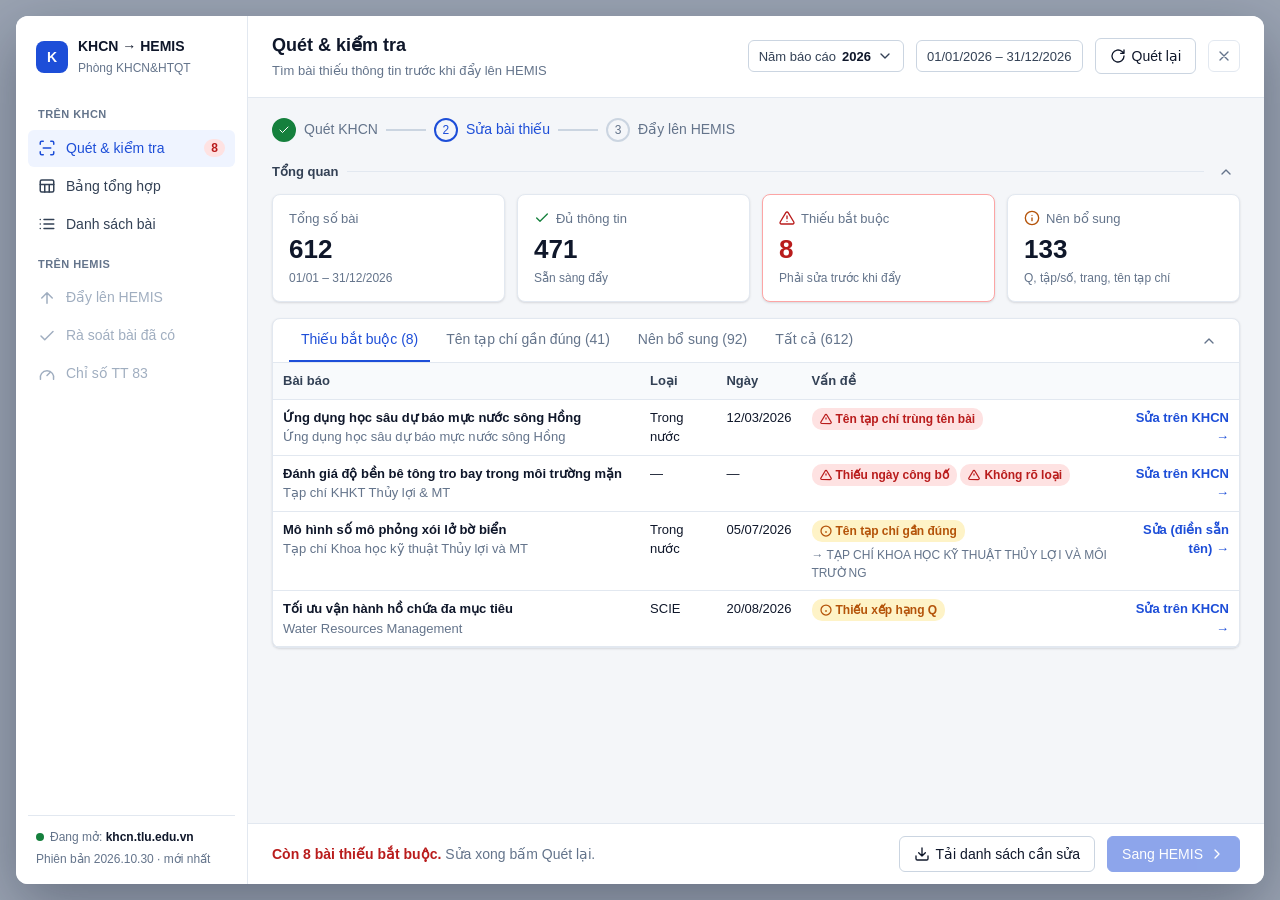
<file: thiết kế/Mẫu giao diện.html>
<!doctype html><html lang="vi"><head><meta charset="utf-8"><title>Mẫu giao diện</title>
<style>
:root{--bg:#F4F6F9;--surface:#fff;--text:#0F172A;--text2:#334155;--muted:#64748B;--line:#E2E8F0;--line2:#CBD5E1;--pri:#1D4ED8;--pri-50:#EFF4FF;--pri-100:#DBE6FE;--ok:#15803D;--ok-bg:#DCFCE7;--warn:#B45309;--warn-bg:#FEF3C7;--err:#B91C1C;--err-bg:#FEE2E2;--r:8px;--sh:0 1px 2px rgba(15,23,42,.06),0 1px 3px rgba(15,23,42,.08)}
*{box-sizing:border-box}body{margin:0;background:#9aa3b2;font:14px/1.5 "Segoe UI",Roboto,Arial,sans-serif;color:var(--text)}
.app{position:fixed;inset:16px;display:flex;background:var(--bg);border-radius:12px;overflow:hidden;box-shadow:0 20px 60px rgba(15,23,42,.35)}
.side{width:232px;background:var(--surface);border-right:1px solid var(--line);display:flex;flex-direction:column;padding:16px 12px}
.brand{display:flex;gap:10px;align-items:center;padding:4px 8px 16px}.logo{width:32px;height:32px;border-radius:8px;background:var(--pri);color:#fff;display:grid;place-items:center;font-weight:700}
.brand b{display:block;font-size:14px}.brand small{color:var(--muted);font-size:12px}
.navh{font-size:11px;font-weight:600;color:var(--muted);letter-spacing:.04em;text-transform:uppercase;padding:12px 10px 6px}
.nav a{display:flex;gap:10px;align-items:center;padding:8px 10px;border-radius:6px;color:var(--text2);text-decoration:none;font-weight:500;margin:1px 0}
.nav a svg{width:18px;height:18px;stroke:currentColor;fill:none;stroke-width:2;stroke-linecap:round;stroke-linejoin:round;flex:none}
.nav a.on{background:var(--pri-50);color:var(--pri)}.nav a.dis{color:#A0AEC0}
.nav .cnt{margin-left:auto;font-size:12px;background:var(--err-bg);color:var(--err);border-radius:10px;padding:0 7px;font-weight:600}
.sfoot{margin-top:auto;border-top:1px solid var(--line);padding:12px 8px 0;font-size:12px;color:var(--muted)}.dot{display:inline-block;width:8px;height:8px;border-radius:50%;background:var(--ok);margin-right:6px}
.main{flex:1;display:flex;flex-direction:column;min-width:0}
.top{display:flex;align-items:center;gap:12px;padding:16px 24px;background:var(--surface);border-bottom:1px solid var(--line)}
.top h1{font-size:18px;margin:0;font-weight:600}.top p{margin:2px 0 0;color:var(--muted);font-size:13px}.top .sp{flex:1}
.x{width:32px;height:32px;border:1px solid var(--line);border-radius:6px;background:#fff;display:grid;place-items:center;color:var(--muted)}
.body{flex:1;overflow:auto;padding:20px 24px}
.btn{display:inline-flex;align-items:center;gap:6px;height:36px;padding:0 14px;border-radius:6px;border:1px solid var(--line2);background:#fff;color:var(--text);font:500 14px "Segoe UI",Roboto,Arial;cursor:pointer}
.btn svg{width:16px;height:16px;stroke:currentColor;fill:none;stroke-width:2;stroke-linecap:round;stroke-linejoin:round}
.btn.pri{background:var(--pri);border-color:var(--pri);color:#fff}.btn.ghost{border-color:transparent;background:transparent;color:var(--pri)}.btn.sm{height:30px;padding:0 10px;font-size:13px}
.card{background:var(--surface);border:1px solid var(--line);border-radius:var(--r);box-shadow:var(--sh)}
.stats{display:grid;grid-template-columns:repeat(4,1fr);gap:12px;margin-bottom:16px}
.stat{padding:14px 16px}.stat .k{color:var(--muted);font-size:13px;display:flex;align-items:center;gap:6px}.stat .v{font-size:26px;font-weight:600;margin-top:2px;font-variant-numeric:tabular-nums}.stat .h{font-size:12px;color:var(--muted)}
.ic{width:16px;height:16px;stroke:currentColor;fill:none;stroke-width:2;stroke-linecap:round;stroke-linejoin:round}
.steps{display:flex;gap:8px;align-items:center;margin-bottom:16px}.st{display:flex;align-items:center;gap:8px;color:var(--muted);font-weight:500}.st i{width:24px;height:24px;border-radius:50%;border:2px solid var(--line2);display:grid;place-items:center;font-style:normal;font-size:12px}
.st.done i{background:var(--ok);border-color:var(--ok);color:#fff}.st.now{color:var(--pri)}.st.now i{border-color:var(--pri);color:var(--pri)}.bar{width:40px;height:2px;background:var(--line2)}
.toolbar{display:flex;gap:8px;align-items:center;flex-wrap:wrap;padding:12px 16px;border-bottom:1px solid var(--line)}
.sel{display:inline-flex;align-items:center;gap:6px;height:32px;padding:0 10px;border:1px solid var(--line2);border-radius:6px;background:#fff;font-size:13px;color:var(--text2)}.sel b{color:var(--text);font-weight:600}
.sel.on{border-color:var(--pri);background:var(--pri-50);color:var(--pri)}
.chips{display:flex;gap:6px;flex-wrap:wrap}.chip{display:inline-flex;gap:6px;align-items:center;height:28px;padding:0 10px;border-radius:14px;background:var(--pri-50);color:var(--pri);font-size:13px;font-weight:500}
table{border-collapse:separate;border-spacing:0;width:100%;font-size:13px}
th{position:sticky;top:0;background:#F8FAFC;color:var(--text2);font-weight:600;text-align:left;padding:8px 10px;border-bottom:1px solid var(--line);white-space:nowrap}
td{padding:8px 10px;border-bottom:1px solid var(--line);vertical-align:top}tr:hover td{background:#F8FAFF}
.num{text-align:right;font-variant-numeric:tabular-nums}.z{color:#CBD5E1}
th.grp{text-align:center;border-left:1px solid var(--line)}td.bl,th.bl{border-left:1px solid var(--line)}
tr.sub td{background:#FAFBFC;font-weight:600}tr.tot td{background:var(--pri-50);font-weight:700;border-top:1px solid var(--pri-100)}
.pill{display:inline-flex;align-items:center;gap:4px;padding:2px 8px;border-radius:10px;font-size:12px;font-weight:600;white-space:nowrap}
.pill.ok{background:var(--ok-bg);color:var(--ok)}.pill.warn{background:var(--warn-bg);color:var(--warn)}.pill.err{background:var(--err-bg);color:var(--err)}.pill.mut{background:#F1F5F9;color:var(--muted)}
.pill svg{width:12px;height:12px;stroke:currentColor;fill:none;stroke-width:2.5}
.lnk{color:var(--pri);font-weight:600;text-decoration:none}
.note{display:flex;gap:10px;padding:10px 14px;border-radius:8px;background:var(--pri-50);color:#1E3A8A;font-size:13px;margin-bottom:16px}
.foot{display:flex;align-items:center;gap:12px;padding:12px 24px;background:var(--surface);border-top:1px solid var(--line)}
.foot .sp{flex:1}.muted{color:var(--muted)}.tabs{display:flex;gap:4px;border-bottom:1px solid var(--line);padding:0 16px}.tab{padding:10px 12px;color:var(--muted);font-weight:500;border-bottom:2px solid transparent}.tab.on{color:var(--pri);border-color:var(--pri)}
.grid2{display:grid;grid-template-columns:1.2fr 1fr;gap:16px}.kpi{padding:16px}.kpi h3{margin:0 0 4px;font-size:14px}.kpi .big{font-size:30px;font-weight:600}.meter{height:8px;border-radius:4px;background:#EEF2F7;margin:10px 0 4px;position:relative}.meter span{position:absolute;inset:0 auto 0 0;border-radius:4px}.meter i{position:absolute;top:-4px;bottom:-4px;width:2px;background:var(--text)}
.drawer{position:absolute;right:0;top:0;bottom:0;width:360px;background:#fff;border-left:1px solid var(--line);box-shadow:-8px 0 24px rgba(15,23,42,.12);display:flex;flex-direction:column}
.drawer .dh{padding:16px;border-bottom:1px solid var(--line);display:flex;align-items:center}.drawer .db{padding:16px;overflow:auto;flex:1}.fl{margin-bottom:14px}.fl label{display:block;font-size:12px;font-weight:600;color:var(--text2);margin-bottom:6px}
.inp{height:34px;border:1px solid var(--line2);border-radius:6px;padding:0 10px;width:100%;display:flex;align-items:center;color:var(--muted);font-size:13px}
.seg{display:flex;border:1px solid var(--line2);border-radius:6px;overflow:hidden}.seg span{flex:1;text-align:center;padding:6px 4px;font-size:12px;border-right:1px solid var(--line2)}.seg span:last-child{border:0}.seg span.on{background:var(--pri);color:#fff}
.hide{display:none}.cbtn{width:28px;height:28px;border-radius:6px;display:inline-grid;place-items:center;color:var(--muted);border:1px solid transparent;cursor:pointer}.cbtn:hover{border-color:var(--line2);background:#F8FAFC}.sech{display:flex;align-items:center;gap:8px;margin:0 0 8px}.sech b{font-size:13px;color:var(--text2)}.sech .ln{flex:1;height:1px;background:var(--line)}.coll{display:flex;align-items:center;gap:10px;padding:10px 16px;color:var(--text2)}
</style></head><body>
<svg width="0" height="0" style="position:absolute"><defs>
<symbol id="i-scan" viewBox="0 0 24 24"><path d="M3 7V5a2 2 0 0 1 2-2h2M17 3h2a2 2 0 0 1 2 2v2M21 17v2a2 2 0 0 1-2 2h-2M7 21H5a2 2 0 0 1-2-2v-2M7 12h10"/></symbol>
<symbol id="i-table" viewBox="0 0 24 24"><rect x="3" y="4" width="18" height="16" rx="2"/><path d="M3 10h18M9 10v10M15 10v10"/></symbol>
<symbol id="i-list" viewBox="0 0 24 24"><path d="M8 6h13M8 12h13M8 18h13M3 6h.01M3 12h.01M3 18h.01"/></symbol>
<symbol id="i-up" viewBox="0 0 24 24"><path d="M12 19V5M5 12l7-7 7 7"/></symbol>
<symbol id="i-check" viewBox="0 0 24 24"><path d="M20 6 9 17l-5-5"/></symbol>
<symbol id="i-gauge" viewBox="0 0 24 24"><path d="M12 14l4-4"/><path d="M3.3 19a9 9 0 1 1 17.4 0"/></symbol>
<symbol id="i-alert" viewBox="0 0 24 24"><path d="M12 9v4M12 17h.01"/><path d="M10.3 3.9 1.8 18a2 2 0 0 0 1.7 3h17a2 2 0 0 0 1.7-3L13.7 3.9a2 2 0 0 0-3.4 0z"/></symbol>
<symbol id="i-x" viewBox="0 0 24 24"><path d="M18 6 6 18M6 6l12 12"/></symbol>
<symbol id="i-filter" viewBox="0 0 24 24"><path d="M22 3H2l8 9.5V19l4 2v-8.5z"/></symbol>
<symbol id="i-copy" viewBox="0 0 24 24"><rect x="9" y="9" width="13" height="13" rx="2"/><path d="M5 15H4a2 2 0 0 1-2-2V4a2 2 0 0 1 2-2h9a2 2 0 0 1 2 2v1"/></symbol>
<symbol id="i-dl" viewBox="0 0 24 24"><path d="M21 15v4a2 2 0 0 1-2 2H5a2 2 0 0 1-2-2v-4M7 10l5 5 5-5M12 15V3"/></symbol>
<symbol id="i-refresh" viewBox="0 0 24 24"><path d="M21 12a9 9 0 1 1-3-6.7L21 8M21 3v5h-5"/></symbol>
<symbol id="i-edit" viewBox="0 0 24 24"><path d="M12 20h9M16.5 3.5a2.1 2.1 0 0 1 3 3L7 19l-4 1 1-4z"/></symbol>
<symbol id="i-down" viewBox="0 0 24 24"><path d="m6 9 6 6 6-6"/></symbol>
<symbol id="i-right" viewBox="0 0 24 24"><path d="m9 18 6-6-6-6"/></symbol>
<symbol id="i-up2" viewBox="0 0 24 24"><path d="m18 15-6-6-6 6"/></symbol><symbol id="i-info" viewBox="0 0 24 24"><circle cx="12" cy="12" r="10"/><path d="M12 16v-4M12 8h.01"/></symbol>
</defs></svg>
<div class="app">
 <aside class="side">
  <div class="brand"><div class="logo">K</div><div><b>KHCN → HEMIS</b><small>Phòng KHCN&amp;HTQT</small></div></div>
  <div class="navh">Trên KHCN</div>
  <nav class="nav" id="nav1">
   <a data-s="scan"><svg><use href="#i-scan"/></svg>Quét &amp; kiểm tra<span class="cnt">8</span></a>
   <a data-s="pivot"><svg><use href="#i-table"/></svg>Bảng tổng hợp</a>
   <a data-s="list"><svg><use href="#i-list"/></svg>Danh sách bài</a>
  </nav>
  <div class="navh">Trên HEMIS</div>
  <nav class="nav" id="nav2">
   <a data-s="push"><svg><use href="#i-up"/></svg>Đẩy lên HEMIS</a>
   <a data-s="audit"><svg><use href="#i-check"/></svg>Rà soát bài đã có</a>
   <a data-s="tc6"><svg><use href="#i-gauge"/></svg>Chỉ số TT 83</a>
  </nav>
  <div class="sfoot"><div><span class="dot"></span>Đang mở: <b style="color:var(--text)" id="site">khcn.tlu.edu.vn</b></div><div style="margin-top:4px">Phiên bản 2026.10.30 · mới nhất</div></div>
 </aside>
 <section class="main" style="position:relative">

 <!-- ===== QUET ===== -->
 <div class="scr" id="scan">
  <div class="top"><div><h1>Quét &amp; kiểm tra</h1><p>Tìm bài thiếu thông tin trước khi đẩy lên HEMIS</p></div><div class="sp"></div>
   <span class="sel">Năm báo cáo <b>2026</b><svg class="ic"><use href="#i-down"/></svg></span><span class="sel">01/01/2026 – 31/12/2026</span>
   <button class="btn"><svg><use href="#i-refresh"/></svg>Quét lại</button><div class="x"><svg class="ic"><use href="#i-x"/></svg></div></div>
  <div class="body">
   <div class="steps"><div class="st done"><i><svg class="ic" style="width:12px"><use href="#i-check"/></svg></i>Quét KHCN</div><div class="bar"></div><div class="st now"><i>2</i>Sửa bài thiếu</div><div class="bar"></div><div class="st"><i>3</i>Đẩy lên HEMIS</div></div>
   <div class="sech"><b>Tổng quan</b><div class="ln"></div><span class="cbtn" title="Thu gọn"><svg class="ic"><use href="#i-up2"/></svg></span></div>
   <div class="stats">
    <div class="card stat"><div class="k">Tổng số bài</div><div class="v">612</div><div class="h">01/01 – 31/12/2026</div></div>
    <div class="card stat"><div class="k"><svg class="ic" style="color:var(--ok)"><use href="#i-check"/></svg>Đủ thông tin</div><div class="v">471</div><div class="h">Sẵn sàng đẩy</div></div>
    <div class="card stat" style="border-color:#FCA5A5"><div class="k"><svg class="ic" style="color:var(--err)"><use href="#i-alert"/></svg>Thiếu bắt buộc</div><div class="v" style="color:var(--err)">8</div><div class="h">Phải sửa trước khi đẩy</div></div>
    <div class="card stat"><div class="k"><svg class="ic" style="color:var(--warn)"><use href="#i-info"/></svg>Nên bổ sung</div><div class="v">133</div><div class="h">Q, tập/số, trang, tên tạp chí</div></div>
   </div>
   <div class="card">
    <div class="tabs"><div class="tab on">Thiếu bắt buộc (8)</div><div class="tab">Tên tạp chí gần đúng (41)</div><div class="tab">Nên bổ sung (92)</div><div class="tab">Tất cả (612)</div><div style="flex:1"></div><span class="cbtn" style="align-self:center" title="Thu gọn bảng"><svg class="ic"><use href="#i-up2"/></svg></span></div>
    <table><thead><tr><th style="width:38%">Bài báo</th><th>Loại</th><th>Ngày</th><th>Vấn đề</th><th></th></tr></thead><tbody>
     <tr><td><b>Ứng dụng học sâu dự báo mực nước sông Hồng</b><div class="muted">Ứng dụng học sâu dự báo mực nước sông Hồng</div></td><td>Trong nước</td><td>12/03/2026</td><td><span class="pill err"><svg><use href="#i-alert"/></svg>Tên tạp chí trùng tên bài</span></td><td class="num"><a class="lnk">Sửa trên KHCN →</a></td></tr>
     <tr><td><b>Đánh giá độ bền bê tông tro bay trong môi trường mặn</b><div class="muted">Tạp chí KHKT Thủy lợi &amp; MT</div></td><td>—</td><td>—</td><td><span class="pill err"><svg><use href="#i-alert"/></svg>Thiếu ngày công bố</span> <span class="pill err"><svg><use href="#i-alert"/></svg>Không rõ loại</span></td><td class="num"><a class="lnk">Sửa trên KHCN →</a></td></tr>
     <tr><td><b>Mô hình số mô phỏng xói lở bờ biển</b><div class="muted">Tạp chí Khoa học kỹ thuật Thủy lợi và MT</div></td><td>Trong nước</td><td>05/07/2026</td><td><span class="pill warn"><svg><use href="#i-info"/></svg>Tên tạp chí gần đúng</span><div class="muted" style="font-size:12px;margin-top:4px">→ TẠP CHÍ KHOA HỌC KỸ THUẬT THỦY LỢI VÀ MÔI TRƯỜNG</div></td><td class="num"><a class="lnk">Sửa (điền sẵn tên) →</a></td></tr>
     <tr><td><b>Tối ưu vận hành hồ chứa đa mục tiêu</b><div class="muted">Water Resources Management</div></td><td>SCIE</td><td>20/08/2026</td><td><span class="pill warn"><svg><use href="#i-info"/></svg>Thiếu xếp hạng Q</span></td><td class="num"><a class="lnk">Sửa trên KHCN →</a></td></tr>
    </tbody></table>
   </div>
  </div>
  <div class="foot"><span class="muted"><b style="color:var(--err)">Còn 8 bài thiếu bắt buộc.</b> Sửa xong bấm Quét lại.</span><div class="sp"></div><button class="btn"><svg><use href="#i-dl"/></svg>Tải danh sách cần sửa</button><button class="btn pri" style="opacity:.5">Sang HEMIS<svg><use href="#i-right"/></svg></button></div>
 </div>

 <!-- ===== PIVOT ===== -->
 <div class="scr" id="pivot">
  <div class="top"><div><h1>Bảng tổng hợp</h1><p>612 bài · 2021 – 2026 · dữ liệu tải lúc 08:42</p></div><div class="sp"></div>
   <button class="btn"><svg><use href="#i-refresh"/></svg>Tải lại</button><button class="btn"><svg><use href="#i-dl"/></svg>Excel</button><button class="btn pri"><svg><use href="#i-copy"/></svg>Sao chép bảng</button><div class="x"><svg class="ic"><use href="#i-x"/></svg></div></div>
  <div class="body">
   <div class="card">
    <div class="toolbar">
     <span class="sel">Mẫu <b>Khoa × 14 loại × Năm</b><svg class="ic"><use href="#i-down"/></svg></span>
     <span class="sel">Hàng <b>Khoa → Bộ môn</b><svg class="ic"><use href="#i-down"/></svg></span>
     <span class="sel">Cột <b>Năm → Loại công bố</b><svg class="ic"><use href="#i-down"/></svg></span>
     <span class="sel">Số liệu <b>Số bài</b><svg class="ic"><use href="#i-down"/></svg></span>
     <span class="sel">Năm <b>2021 – 2026</b><svg class="ic"><use href="#i-down"/></svg></span>
     <span class="sel on" id="fbtn"><svg class="ic"><use href="#i-filter"/></svg>Bộ lọc <b style="color:var(--pri)">2</b></span>
     <div style="flex:1"></div><span class="muted" style="font-size:12px">Bấm vào số để xem danh sách bài</span><span class="cbtn" title="Thu gọn"><svg class="ic"><use href="#i-up2"/></svg></span>
    </div>
    <div style="padding:8px 16px;border-bottom:1px solid var(--line)" class="chips"><span class="chip">Trạng thái: Đã phê duyệt <svg class="ic" style="width:12px"><use href="#i-x"/></svg></span><span class="chip">Vai trò: TG thứ nhất hoặc liên hệ <svg class="ic" style="width:12px"><use href="#i-x"/></svg></span><a class="lnk" style="font-size:13px;align-self:center">Xoá lọc</a></div>
    <div style="overflow:auto;max-height:520px">
    <table><thead>
     <tr><th rowspan="2" style="min-width:230px">Khoa / Bộ môn</th><th class="grp" colspan="4">2025</th><th class="grp" colspan="4">2026</th><th class="grp" colspan="4">Tổng 2021–2026</th></tr>
     <tr><th class="num bl" title="Tạp chí SCIE">SCIE</th><th class="num">Scopus</th><th class="num" title="Tạp chí trong danh mục HĐGSNN">HĐGSNN</th><th class="num">Kỷ yếu</th><th class="num bl">SCIE</th><th class="num">Scopus</th><th class="num">HĐGSNN</th><th class="num">Kỷ yếu</th><th class="num bl">SCIE</th><th class="num">Scopus</th><th class="num">HĐGSNN</th><th class="num">Kỷ yếu</th></tr></thead><tbody>
     <tr class="sub"><td>▾ Khoa Công trình</td><td class="num bl">18</td><td class="num">9</td><td class="num">24</td><td class="num">11</td><td class="num bl">21</td><td class="num">7</td><td class="num">19</td><td class="num">8</td><td class="num bl">96</td><td class="num">41</td><td class="num">132</td><td class="num">60</td></tr>
     <tr><td style="padding-left:30px">BM Kết cấu</td><td class="num bl">7</td><td class="num">3</td><td class="num">9</td><td class="num">4</td><td class="num bl">8</td><td class="num">2</td><td class="num">6</td><td class="num z">0</td><td class="num bl">35</td><td class="num">14</td><td class="num">47</td><td class="num">19</td></tr>
     <tr><td style="padding-left:30px">BM Địa kỹ thuật</td><td class="num bl">6</td><td class="num">4</td><td class="num">8</td><td class="num">5</td><td class="num bl">9</td><td class="num">3</td><td class="num">7</td><td class="num">5</td><td class="num bl">33</td><td class="num">16</td><td class="num">45</td><td class="num">24</td></tr>
     <tr><td style="padding-left:30px">BM Thủy công</td><td class="num bl">5</td><td class="num">2</td><td class="num">7</td><td class="num">2</td><td class="num bl">4</td><td class="num">2</td><td class="num">6</td><td class="num">3</td><td class="num bl">28</td><td class="num">11</td><td class="num">40</td><td class="num">17</td></tr>
     <tr class="sub"><td>▸ Khoa Cơ khí</td><td class="num bl">6</td><td class="num">5</td><td class="num">10</td><td class="num">3</td><td class="num bl">8</td><td class="num">6</td><td class="num">9</td><td class="num">4</td><td class="num bl">37</td><td class="num">28</td><td class="num">55</td><td class="num">21</td></tr>
     <tr class="sub"><td>▸ Khoa CNTT</td><td class="num bl">14</td><td class="num">12</td><td class="num">6</td><td class="num">9</td><td class="num bl">17</td><td class="num">10</td><td class="num">5</td><td class="num">7</td><td class="num bl">71</td><td class="num">58</td><td class="num">30</td><td class="num">44</td></tr>
     <tr class="sub"><td>▸ Khoa Kinh tế và Quản lý</td><td class="num bl">4</td><td class="num">8</td><td class="num">15</td><td class="num">2</td><td class="num bl">5</td><td class="num">9</td><td class="num">13</td><td class="num z">0</td><td class="num bl">22</td><td class="num">39</td><td class="num">77</td><td class="num">10</td></tr>
     <tr class="sub"><td>▸ Khoa Kỹ thuật tài nguyên nước</td><td class="num bl">12</td><td class="num">6</td><td class="num">18</td><td class="num">7</td><td class="num bl">10</td><td class="num">5</td><td class="num">16</td><td class="num">6</td><td class="num bl">63</td><td class="num">30</td><td class="num">98</td><td class="num">38</td></tr>
     <tr class="tot"><td>Toàn trường <span class="muted" style="font-weight:400">(mỗi bài tính 1 lần)</span></td><td class="num bl">49</td><td class="num">35</td><td class="num">66</td><td class="num">29</td><td class="num bl">55</td><td class="num">33</td><td class="num">58</td><td class="num">23</td><td class="num bl">262</td><td class="num">176</td><td class="num">352</td><td class="num">156</td></tr>
    </tbody></table></div>
   </div>
   <div class="card coll" style="margin-top:12px"><svg class="ic"><use href="#i-right"/></svg><b>Bảng một chiều</b><span class="muted">đang thu gọn · bấm để mở</span></div><p class="muted" style="font-size:12px;margin:8px 2px">Ảnh mẫu, số liệu giả. Bảng thật có đủ 14 cột loại công bố mỗi năm; cuộn ngang để xem.</p>
  </div>
  <div class="drawer hide" id="drawer"><div class="dh"><b style="font-size:16px">Bộ lọc</b><div style="flex:1"></div><span class="lnk" style="margin-right:12px">Xoá hết</span><div class="x"><svg class="ic"><use href="#i-x"/></svg></div></div>
   <div class="db">
    <div class="fl"><label>Khoa / đơn vị</label><div class="inp">Tất cả khoa ▾</div></div>
    <div class="fl"><label>Loại công bố</label><div class="inp">Tất cả 14 loại ▾</div></div>
    <div class="fl"><label>Nhóm chỉ số TT 83</label><div class="chips"><span class="chip">WoS/Scopus</span><span class="chip" style="background:#F1F5F9;color:var(--text2)">Trong nước được tính</span><span class="chip" style="background:#F1F5F9;color:var(--text2)">Không được tính</span></div></div>
    <div class="fl"><label>Trạng thái duyệt</label><div class="chips"><span class="chip">Đã phê duyệt</span><span class="chip" style="background:#F1F5F9;color:var(--text2)">Chưa duyệt</span><span class="chip" style="background:#F1F5F9;color:var(--text2)">Cần sửa</span></div></div>
    <div class="fl"><label>Vai trò tác giả của đơn vị</label><div class="seg"><span>Bất kỳ</span><span>Thứ nhất</span><span>Liên hệ</span><span class="on">Thứ nhất/LH</span></div></div>
    <div class="fl"><label>Xếp hạng Q</label><div class="seg"><span>Q1</span><span>Q2</span><span>Q3</span><span>Q4</span><span>Không</span></div></div>
    <div class="fl"><label>Cán bộ</label><div class="inp">Tên hoặc tài khoản…</div></div>
    <div class="fl"><label>Từ khoá trong tên bài / tạp chí</label><div class="inp">Ví dụ: hồ chứa</div></div>
    <div class="fl"><label>Thêm điều kiện</label><div class="muted" style="font-size:13px">Ngành HĐCD · Loại hỗ trợ kinh phí · IF · Điểm HĐCD · Số tác giả · Tác giả ngoài trường ▾</div></div>
   </div>
   <div style="padding:12px 16px;border-top:1px solid var(--line);display:flex;gap:8px"><button class="btn" style="flex:1">Lưu làm mục mới</button><button class="btn pri" style="flex:1">Áp dụng · 214 bài</button></div></div>
 </div>

 <div class="drawer hide" id="drill" style="width:520px;right:0;top:0;bottom:0;position:absolute"><div class="dh"><div><b style="font-size:16px">Khoa Công trình · 2026 · SCIE</b><div class="muted" style="font-size:12px">21 bài · bấm ra ngoài hoặc Esc để đóng</div></div><div style="flex:1"></div><button class="btn sm"><svg><use href="#i-dl"/></svg>Excel</button><div class="x" style="margin-left:8px"><svg class="ic"><use href="#i-x"/></svg></div></div>
 <div class="db" style="padding:0"><table><thead><tr><th>Bài báo</th><th>Q</th><th>Ngày</th></tr></thead><tbody>
 <tr><td><b>Phân tích ứng xử kết cấu đê biển dưới tải sóng</b><div class="muted">Ocean Engineering · GV A¹, GV B✉</div></td><td>Q1</td><td>03/02/2026</td></tr>
 <tr><td><b>Mô hình dự báo lún nền đất yếu</b><div class="muted">Computers and Geotechnics · GV C¹</div></td><td>Q1</td><td>18/03/2026</td></tr>
 <tr><td><b>Độ bền bê tông cốt sợi trong môi trường biển</b><div class="muted">Construction and Building Materials · GV D✉</div></td><td>Q1</td><td>09/05/2026</td></tr>
 <tr><td><b>Thiết kế tối ưu cửa van cung</b><div class="muted">Structures · GV E¹</div></td><td>Q2</td><td>22/06/2026</td></tr>
 </tbody></table></div></div>
 <!-- ===== PUSH ===== -->
 <div class="scr" id="push">
  <div class="top"><div><h1>Đẩy lên HEMIS</h1><p>So với 1.142 bài đã có trên HEMIS của Trường</p></div><div class="sp"></div><button class="btn"><svg><use href="#i-dl"/></svg>Tải kết quả</button><div class="x"><svg class="ic"><use href="#i-x"/></svg></div></div>
  <div class="body">
   <div class="steps"><div class="st done"><i><svg class="ic" style="width:12px"><use href="#i-check"/></svg></i>Quét KHCN</div><div class="bar"></div><div class="st done"><i><svg class="ic" style="width:12px"><use href="#i-check"/></svg></i>Sửa bài thiếu</div><div class="bar"></div><div class="st now"><i>3</i>Đẩy lên HEMIS</div></div>
   <div class="stats">
    <div class="card stat" style="border-color:var(--pri-100)"><div class="k"><svg class="ic" style="color:var(--pri)"><use href="#i-up"/></svg>Sẽ đẩy</div><div class="v" style="color:var(--pri)">187</div><div class="h">Đã duyệt 160 · chưa duyệt 21 · không tính 6</div></div>
    <div class="card stat"><div class="k">Đã có trên HEMIS</div><div class="v">418</div><div class="h">Bỏ qua</div></div>
    <div class="card stat"><div class="k"><svg class="ic" style="color:var(--warn)"><use href="#i-info"/></svg>Có cảnh báo</div><div class="v">23</div><div class="h">Vẫn đẩy được, nên xem</div></div>
    <div class="card stat"><div class="k">Trùng / lỗi loại</div><div class="v">7</div><div class="h">Không đẩy</div></div>
   </div>
   <div class="card">
    <div class="tabs"><div class="tab on">Sẽ đẩy (187)</div><div class="tab">Có cảnh báo (23)</div><div class="tab">Đã có (418)</div><div class="tab">Bỏ qua (7)</div></div>
    <table><thead><tr><th style="width:28px"><input type="checkbox" checked></th><th>Bài báo</th><th>Loại</th><th>Q</th><th>Ngày</th><th>Tình trạng KHCN</th><th>Kết quả</th></tr></thead><tbody>
     <tr><td><input type="checkbox" checked></td><td><b>Tối ưu vận hành hồ chứa đa mục tiêu</b><div class="muted">Water Resources Management</div></td><td>SCIE</td><td>Q1</td><td>20/08/2026</td><td><span class="pill ok"><svg><use href="#i-check"/></svg>Đã duyệt</span></td><td><span class="pill ok"><svg><use href="#i-check"/></svg>BBKH2026-213</span></td></tr>
     <tr><td><input type="checkbox" checked></td><td><b>Ảnh hưởng biến đổi khí hậu tới dòng chảy kiệt</b><div class="muted">Tạp chí KH&amp;CN Thủy lợi</div></td><td>Trong nước</td><td>—</td><td>02/09/2026</td><td><span class="pill mut">Chưa duyệt</span></td><td><span class="muted">Đang chờ</span></td></tr>
     <tr><td><input type="checkbox" checked></td><td><b>Phân tích ổn định đập đất bằng phần tử hữu hạn</b><div class="muted">Kỷ yếu HNKH thường niên ĐHTL</div></td><td>Kỷ yếu</td><td>—</td><td>15/11/2026</td><td><span class="pill ok"><svg><use href="#i-check"/></svg>Đã duyệt</span></td><td><span class="pill warn"><svg><use href="#i-info"/></svg>Sau 30/9: cần danh mục Bộ KH&amp;CN</span></td></tr>
    </tbody></table>
   </div>
  </div>
  <div class="foot"><span><b>187 bài</b> đã chọn</span><span class="muted">· Đã đẩy 1/187</span><div class="sp"></div><div style="width:220px" class="meter"><span style="width:1%;background:var(--pri)"></span></div><button class="btn pri"><svg><use href="#i-up"/></svg>Đẩy 187 bài lên HEMIS</button></div>
 </div>

 <!-- ===== TC6 ===== -->
 <div class="scr" id="tc6">
  <div class="top"><div><h1>Chỉ số TT 83 – Tiêu chuẩn 6</h1><p>Tính từ dữ liệu bài báo trên HEMIS · năm báo cáo 2026</p></div><div class="sp"></div><span class="sel">Năm <b>2026</b><svg class="ic"><use href="#i-down"/></svg></span><button class="btn"><svg><use href="#i-refresh"/></svg>Lấy lại từ HEMIS</button><div class="x"><svg class="ic"><use href="#i-x"/></svg></div></div>
  <div class="body">
   <div class="stats" style="grid-template-columns:repeat(3,1fr)">
    <div class="card kpi"><div style="display:flex;align-items:center"><h3>6.2.1 Sản phẩm KHCN / GV quy đổi</h3><div style="flex:1"></div><span class="pill ok"><svg><use href="#i-check"/></svg>Đạt</span></div><div class="big">0,74</div><div class="meter"><span style="width:74%;background:var(--ok)"></span><i style="left:60%"></i></div><div class="muted" style="font-size:12px">Yêu cầu ≥ 0,6 (có đào tạo tiến sĩ)</div></div>
    <div class="card kpi"><div style="display:flex;align-items:center"><h3>6.2.2 WoS/Scopus × KLV / GV quy đổi</h3><div style="flex:1"></div><span class="pill err"><svg><use href="#i-alert"/></svg>Chưa đạt</span></div><div class="big">0,26</div><div class="meter"><span style="width:52%;background:var(--err)"></span><i style="left:60%"></i></div><div class="muted" style="font-size:12px">Yêu cầu ≥ 0,3 · còn thiếu khoảng 31 bài WoS/Scopus</div></div>
    <div class="card kpi"><div style="display:flex;align-items:center"><h3>6.1 Tỷ trọng thu KHCN &amp; ĐMST</h3><div style="flex:1"></div><span class="pill mut">Thiếu số liệu</span></div><div class="big muted">—</div><div class="meter"></div><div class="muted" style="font-size:12px">Cần R, R1 của 3 năm (Phòng Tài chính – Kế toán)</div></div>
   </div>
   <div class="grid2">
    <div class="card"><div class="toolbar"><b>Sản phẩm KHCN năm 2026</b><span class="muted" style="font-size:12px">tự tính từ HEMIS</span></div>
     <table><thead><tr><th>Nhóm</th><th class="num">Số lượng</th><th class="num">Hệ số</th><th class="num">Quy đổi</th></tr></thead><tbody>
      <tr><td>P1 Bài trong nước được công nhận</td><td class="num">214</td><td class="num">1</td><td class="num">214</td></tr>
      <tr><td>P2 Bài WoS/Scopus</td><td class="num">176</td><td class="num">2</td><td class="num">352</td></tr>
      <tr><td>P3 Sách chuyên khảo + GPHI <span class="pill mut">nhập tay</span></td><td class="num">4</td><td class="num">3</td><td class="num">12</td></tr>
      <tr><td>P4 Bằng sáng chế <span class="pill mut">nhập tay</span></td><td class="num z">0</td><td class="num">5</td><td class="num z">0</td></tr>
      <tr class="tot"><td>Tổng P</td><td></td><td></td><td class="num">578</td></tr></tbody></table></div>
    <div class="card"><div class="toolbar"><b>Số liệu xin phòng khác</b><span class="muted" style="font-size:12px">tự lưu trên máy</span></div>
     <div style="padding:16px">
      <div class="fl"><label>GV quy đổi GQĐ (Phòng TCCB)</label><div class="inp" style="color:var(--text)">781,25</div></div>
      <div class="fl"><label>Thu hoạt động R / thu KHCN R1, 3 năm (Phòng TC-KT)</label><div class="inp">Chưa nhập · bấm để điền</div></div>
      <div class="fl"><label>Người học theo lĩnh vực (Phòng Đào tạo) – tính KLV</label><div class="inp" style="color:var(--text)">Đã nhập 6 lĩnh vực · KLV kinh phí 1,08 · KLV công bố 1,02</div></div>
     </div></div>
   </div>
  </div>
 </div>
 </section>
</div>
<script>
const s=(location.hash.slice(1)||'scan').split('+');
document.querySelectorAll('.scr').forEach(e=>e.style.display=e.id===s[0]?'flex':'none');
document.querySelectorAll('.scr').forEach(e=>{e.style.flexDirection='column';e.style.flex='1';e.style.minHeight='0'});
document.querySelectorAll('.nav a').forEach(a=>a.classList.toggle('on',a.dataset.s===s[0]));
if(['push','audit','tc6'].includes(s[0])){document.getElementById('site').textContent='hemis-cms.moet.gov.vn';document.querySelectorAll('#nav1 a').forEach(a=>a.classList.add('dis'))}else document.querySelectorAll('#nav2 a').forEach(a=>a.classList.add('dis'));
if(s[1]==='filter')document.getElementById('drawer').classList.remove('hide');if(s[1]==='drill'){const d=document.getElementById('drill');document.getElementById('pivot').appendChild(d);d.classList.remove('hide')}
</script></body></html>
</file>
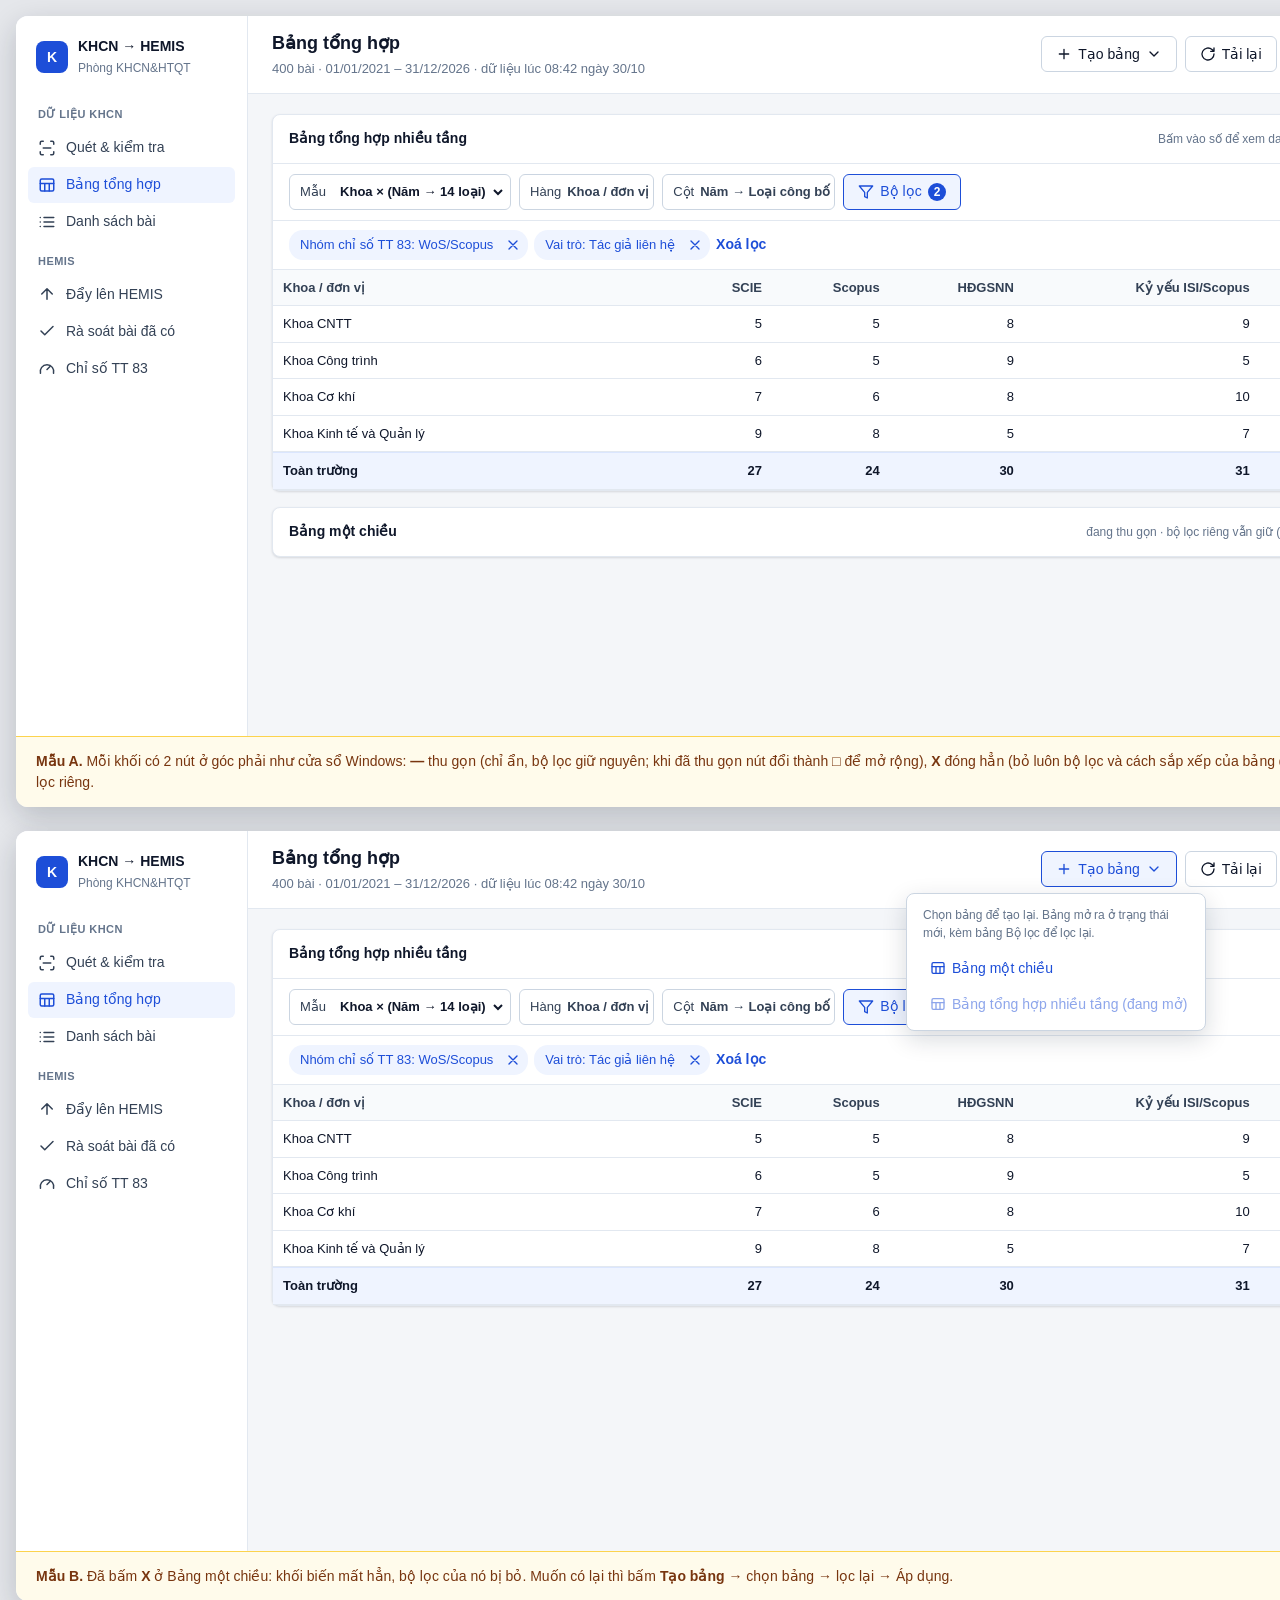
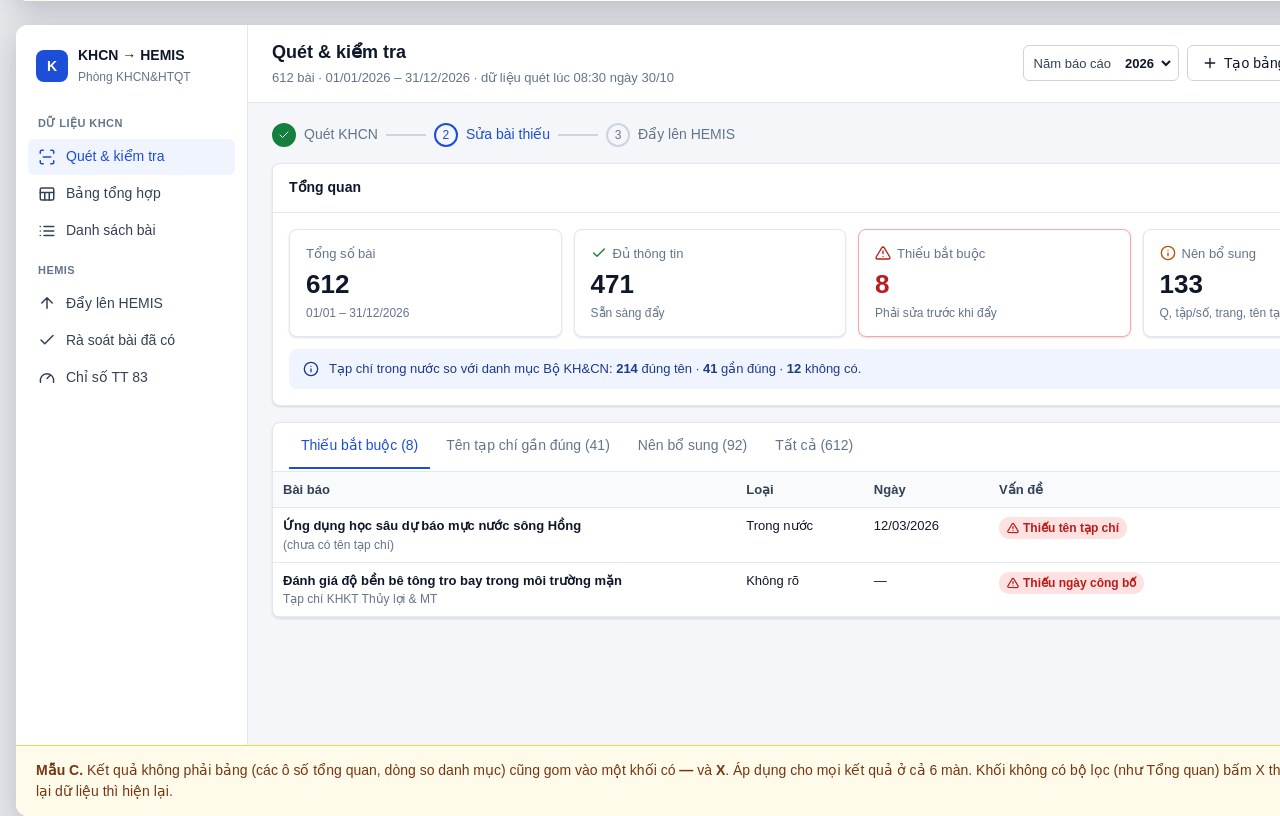
<file: thiết kế/Mẫu khối đóng và thu gọn.html>
<!doctype html><html lang="vi"><head><meta charset="utf-8"><title>Mẫu khối đóng và thu gọn</title><style>/* Công cụ KHCN TLU → HEMIS — giao diện theo mẫu đã duyệt (thiết kế/Mẫu giao diện.html) */
:root {
  --bg: #F4F6F9; --surface: #FFFFFF; --surface2: #F8FAFC; --text: #0F172A; --text2: #334155; --muted: #64748B; --faint: #94A3B8; --zero: #CBD5E1;
  --line: #E2E8F0; --line2: #CBD5E1;
  --pri: #1D4ED8; --pri-hover: #1E40AF; --pri-50: #EFF4FF; --pri-100: #DBE6FE; --pri-text: #1E3A8A;
  --ok: #15803D; --ok-bg: #DCFCE7; --ok-line: #86EFAC;
  --warn: #B45309; --warn-bg: #FEF3C7; --warn-line: #FCD34D;
  --err: #B91C1C; --err-bg: #FEE2E2; --err-line: #FCA5A5;
  --r: 8px; --r-sm: 6px;
  --sh: 0 1px 2px rgba(15, 23, 42, .06), 0 1px 3px rgba(15, 23, 42, .08);
  --sh-lg: -8px 0 24px rgba(15, 23, 42, .12);
  --font: "Segoe UI", Roboto, Arial, sans-serif;
  --side-w: 232px;
}
* { box-sizing: border-box }
html, body { height: 100% }
body { margin: 0; background: var(--bg); font: 14px/1.5 var(--font); color: var(--text) }
button, input, select, textarea { font: inherit; color: inherit }
a { color: var(--pri) }
:focus-visible { outline: 2px solid var(--pri); outline-offset: 2px }
[hidden] { display: none !important }
.ic { width: 16px; height: 16px; stroke: currentColor; fill: none; stroke-width: 2; stroke-linecap: round; stroke-linejoin: round; flex: none; vertical-align: middle }
.muted { color: var(--muted) }
.small { font-size: 12px }
.sp { flex: 1 }
.sr { position: absolute; width: 1px; height: 1px; overflow: hidden; clip: rect(0 0 0 0); white-space: nowrap }
.nowrap { white-space: nowrap }
@media (prefers-reduced-motion: reduce) { * { transition: none !important; animation: none !important } }

/* ---------- Khung ---------- */
.app { position: fixed; inset: 0; display: flex; background: var(--bg) }
.side { width: var(--side-w); background: var(--surface); border-right: 1px solid var(--line); display: flex; flex-direction: column; padding: 16px 12px; flex: none; overflow: auto }
.brand { display: flex; gap: 10px; align-items: center; padding: 4px 8px 16px }
.logo { width: 32px; height: 32px; border-radius: 8px; background: var(--pri); color: #fff; display: grid; place-items: center; font-weight: 700; flex: none }
.brand b { display: block; font-size: 14px } .brand small { color: var(--muted); font-size: 12px }
.navh { font-size: 11px; font-weight: 600; color: var(--muted); letter-spacing: .04em; text-transform: uppercase; padding: 12px 10px 6px }
.nav a { display: flex; gap: 10px; align-items: center; min-height: 36px; padding: 6px 10px; border-radius: var(--r-sm); color: var(--text2); text-decoration: none; font-weight: 500; margin: 1px 0; cursor: pointer; transition: background .15s }
.nav a:hover { background: var(--surface2) }
.nav a .ic { width: 18px; height: 18px }
.nav a[aria-current="page"] { background: var(--pri-50); color: var(--pri) }
.nav .cnt { margin-left: auto; font-size: 12px; border-radius: 10px; padding: 0 7px; font-weight: 600; background: var(--err-bg); color: var(--err) }
.nav .cnt.info { background: var(--pri-100); color: var(--pri) }
.sfoot { margin-top: auto; border-top: 1px solid var(--line); padding: 12px 8px 0; font-size: 12px; color: var(--muted) }
.sfoot .row { display: flex; align-items: center; gap: 6px; margin-bottom: 4px }
.sfoot b { color: var(--text) }
.dot { display: inline-block; width: 8px; height: 8px; border-radius: 50%; background: var(--faint); flex: none }
.dot.ok { background: var(--ok) } .dot.err { background: var(--err) } .dot.warn { background: var(--warn) }
.main { flex: 1; display: flex; flex-direction: column; min-width: 0; position: relative }
.scr { flex: 1; display: flex; flex-direction: column; min-height: 0 }
.top { display: flex; align-items: center; gap: 12px; padding: 14px 24px; background: var(--surface); border-bottom: 1px solid var(--line); flex-wrap: wrap }
.top h1 { font-size: 18px; margin: 0; font-weight: 600 }
.top p { margin: 2px 0 0; color: var(--muted); font-size: 13px }
.top .acts { display: flex; gap: 8px; align-items: center; flex-wrap: wrap; margin-left: auto }
.body { flex: 1; overflow: auto; padding: 20px 24px }
.foot { display: flex; align-items: center; gap: 12px; padding: 12px 24px; background: var(--surface); border-top: 1px solid var(--line); flex-wrap: wrap }
.btn.menu-btn { display: none }
@media (max-width: 900px) {
  .side { position: fixed; z-index: 40; inset: 0 auto 0 0; transform: translateX(-100%); transition: transform .2s; box-shadow: var(--sh-lg) }
  .app.nav-open .side { transform: none }
  .btn.menu-btn { display: inline-flex }
  .top, .body, .foot { padding-left: 16px; padding-right: 16px }
}

/* ---------- Nút, ô nhập ---------- */
.btn { display: inline-flex; align-items: center; justify-content: center; gap: 6px; min-height: 36px; padding: 0 14px; border-radius: var(--r-sm); border: 1px solid var(--line2); background: var(--surface); color: var(--text); font-weight: 500; cursor: pointer; white-space: nowrap; transition: background .15s, border-color .15s }
.btn:hover { background: var(--surface2); border-color: var(--faint) }
.btn.pri { background: var(--pri); border-color: var(--pri); color: #fff }
.btn.pri:hover { background: var(--pri-hover); border-color: var(--pri-hover) }
.btn.ghost { border-color: transparent; background: transparent; color: var(--pri) }
.btn.ghost:hover { background: var(--pri-50) }
.btn.danger { background: var(--err); border-color: var(--err); color: #fff }
.btn.sm { min-height: 32px; padding: 0 10px; font-size: 13px }
.btn.icon { width: 36px; padding: 0 } .btn.icon.sm { width: 32px }
.btn[disabled], .btn[aria-disabled="true"] { opacity: .5; cursor: not-allowed }
.btn .badge { background: var(--pri); color: #fff; border-radius: 9px; padding: 0 6px; font-size: 12px; font-weight: 600; line-height: 18px }
.btn.on { border-color: var(--pri); background: var(--pri-50); color: var(--pri) }
.cbtn { width: 32px; height: 32px; border-radius: var(--r-sm); display: inline-grid; place-items: center; color: var(--muted); border: 1px solid transparent; background: transparent; cursor: pointer; flex: none }
.cbtn:hover { border-color: var(--line2); background: var(--surface2); color: var(--text) }
.lnk { color: var(--pri); font-weight: 600; text-decoration: none; background: none; border: 0; padding: 4px 0; cursor: pointer; display: inline-flex; align-items: center; gap: 4px; min-height: 32px }
.lnk:hover { text-decoration: underline }
.sel { display: inline-flex; align-items: center; gap: 6px; min-height: 36px; padding: 0 4px 0 10px; border: 1px solid var(--line2); border-radius: var(--r-sm); background: var(--surface); font-size: 13px; color: var(--text2) }
.sel select, .sel input { border: 0; background: transparent; font-weight: 600; color: var(--text); min-height: 32px; padding: 0 4px; cursor: pointer; max-width: 260px }
.sel input { cursor: text; width: 100px }
.sel:focus-within { border-color: var(--pri) }
.sel select:focus-visible, .sel input:focus-visible { outline: none }
.inp, select.inp { min-height: 36px; border: 1px solid var(--line2); border-radius: var(--r-sm); padding: 0 10px; width: 100%; background: var(--surface); font-size: 14px }
.inp:focus { border-color: var(--pri); outline: none; box-shadow: 0 0 0 3px var(--pri-100) }
.inp.num, input.num { text-align: right; font-variant-numeric: tabular-nums }
.chk { display: inline-flex; align-items: center; gap: 8px; min-height: 32px; cursor: pointer; font-size: 13px; color: var(--text2) }
.chk input { width: 16px; height: 16px; accent-color: var(--pri); cursor: pointer }
.fl { margin-bottom: 14px }
.fl > label, .fl > .lbl { display: block; font-size: 12px; font-weight: 600; color: var(--text2); margin-bottom: 6px }
.fl .hint { font-size: 12px; color: var(--muted); margin-top: 4px }
.seg { display: flex; border: 1px solid var(--line2); border-radius: var(--r-sm); overflow: hidden; flex-wrap: wrap }
.seg button { flex: 1; min-height: 32px; padding: 0 8px; font-size: 12px; border: 0; border-right: 1px solid var(--line2); background: var(--surface); cursor: pointer }
.seg button:last-child { border-right: 0 }
.seg button[aria-pressed="true"] { background: var(--pri); color: #fff }

/* ---------- Thẻ, khối thu gọn ---------- */
.card { background: var(--surface); border: 1px solid var(--line); border-radius: var(--r); box-shadow: var(--sh) }
.body > .card + .card, .body > .blk + .blk, .body > .card + .blk, .body > .blk + .card, .body > .grid2 + .card, .body > .card + .grid2 { margin-top: 16px }
.blk-h { display: flex; align-items: center; gap: 8px; margin: 0 0 8px }
.blk-h > b { font-size: 13px; color: var(--text2) }
.blk-h .ln { flex: 1; height: 1px; background: var(--line) }
.blk.collapsed > .blk-b { display: none }
.blk.collapsed > .blk-h { margin-bottom: 0 }
.cbtn .ic { transition: transform .15s }
.collapsed > .blk-h .cbtn .ic, .collapsed > .card-h .cbtn .ic { transform: rotate(180deg) }
.card.blk > .card-h { display: flex; align-items: center; gap: 10px; padding: 8px 8px 8px 16px; border-bottom: 1px solid var(--line); flex-wrap: wrap; min-height: 48px }
.card.blk.collapsed > .card-h { border-bottom: 0 }
.card-h > b { font-size: 14px }
.card-b { padding: 16px }
.card-h .tabs { border-bottom: 0; padding: 0; margin: -8px 0 }

/* ---------- Tổng quan số ---------- */
.stats { display: grid; grid-template-columns: repeat(4, minmax(0, 1fr)); gap: 12px }
.stats.c3 { grid-template-columns: repeat(3, minmax(0, 1fr)) }
@media (max-width: 1100px) { .stats, .stats.c3 { grid-template-columns: repeat(2, minmax(0, 1fr)) } }
.stat { padding: 14px 16px }
.stat .k { color: var(--muted); font-size: 13px; display: flex; align-items: center; gap: 6px }
.stat .v { font-size: 26px; font-weight: 600; margin-top: 2px; font-variant-numeric: tabular-nums }
.stat .h { font-size: 12px; color: var(--muted) }
.stat.err { border-color: var(--err-line) } .stat.err .v, .stat.err .k .ic { color: var(--err) }
.stat.warn .k .ic { color: var(--warn) } .stat.ok .k .ic { color: var(--ok) }
.stat.pri { border-color: var(--pri-100) } .stat.pri .v, .stat.pri .k .ic { color: var(--pri) }

/* ---------- Các bước ---------- */
.steps { display: flex; gap: 8px; align-items: center; margin-bottom: 16px; flex-wrap: wrap }
.st { display: flex; align-items: center; gap: 8px; color: var(--muted); font-weight: 500 }
.st i { width: 24px; height: 24px; border-radius: 50%; border: 2px solid var(--line2); display: grid; place-items: center; font-style: normal; font-size: 12px }
.st i .ic { width: 12px; height: 12px }
.st.done i { background: var(--ok); border-color: var(--ok); color: #fff }
.st.now { color: var(--pri) } .st.now i { border-color: var(--pri); color: var(--pri) }
.steps .bar { width: 40px; height: 2px; background: var(--line2) }

/* ---------- Thanh công cụ, nhãn ---------- */
.toolbar { display: flex; gap: 8px; align-items: center; flex-wrap: wrap; padding: 10px 16px; border-bottom: 1px solid var(--line) }
.chips { display: flex; gap: 6px; flex-wrap: wrap; align-items: center }
.chipbar { padding: 8px 16px; border-bottom: 1px solid var(--line) }
.chip { display: inline-flex; gap: 6px; align-items: center; min-height: 28px; padding: 2px 4px 2px 10px; border-radius: 14px; background: var(--pri-50); color: var(--pri); font-size: 13px; font-weight: 500; max-width: 100%; white-space: normal; line-height: 1.35; border: 1px solid transparent }
.chip > span { overflow-wrap: anywhere }
.chip button { border: 0; background: transparent; color: inherit; width: 24px; height: 24px; border-radius: 12px; display: grid; place-items: center; cursor: pointer; flex: none }
.chip button:hover { background: var(--pri-100) }
.chip.opt { background: var(--surface2); color: var(--text2); border-color: var(--line); cursor: pointer; padding-right: 10px }
.chip.opt[aria-pressed="true"] { background: var(--pri-50); color: var(--pri); border-color: var(--pri-100) }

/* ---------- Tab ---------- */
.tabs { display: flex; gap: 4px; border-bottom: 1px solid var(--line); padding: 0 16px; flex-wrap: wrap; align-items: center }
.tab { padding: 10px 12px; min-height: 44px; color: var(--muted); font-weight: 500; border: 0; border-bottom: 2px solid transparent; background: none; cursor: pointer }
.tab:hover { color: var(--text) }
.tab[aria-selected="true"] { color: var(--pri); border-bottom-color: var(--pri) }

/* ---------- Bảng ---------- */
.tw { overflow: auto; max-height: 70vh }
table.tbl { border-collapse: separate; border-spacing: 0; width: 100%; font-size: 13px }
.tbl th { position: sticky; top: 0; z-index: 1; background: var(--surface2); color: var(--text2); font-weight: 600; text-align: left; padding: 8px 10px; border-bottom: 1px solid var(--line); white-space: nowrap }
.tbl td { padding: 8px 10px; border-bottom: 1px solid var(--line); vertical-align: top }
.tbl tbody tr:hover td { background: #F8FAFF }
.tbl .num, .num { text-align: right; font-variant-numeric: tabular-nums }
.tbl .z { color: var(--zero) }
.tbl th.grp { text-align: center; border-left: 1px solid var(--line) }
.tbl .bl { border-left: 1px solid var(--line) }
.tbl tr.sub td { background: #FAFBFC; font-weight: 600 }
.tbl tr.tot td { background: var(--pri-50); font-weight: 700; border-top: 1px solid var(--pri-100) }
.tbl td.t b { font-weight: 600 }
.tbl td.t .muted { font-size: 12px }
.tbl td.ck, .tbl th.ck { width: 36px; text-align: center }
.tbl input[type=checkbox] { width: 16px; height: 16px; accent-color: var(--pri); cursor: pointer }
.tbl td.cell { cursor: pointer }
.tbl td.cell:hover { background: var(--pri-50) !important; color: var(--pri) }
.tbl .stick { position: sticky; left: 0; z-index: 1; background: var(--surface) }
.tbl th.stick { z-index: 2; background: var(--surface2) }
.tbl tr.sub td.stick { background: #FAFBFC } .tbl tr.tot td.stick { background: var(--pri-50) }
.tog { border: 0; background: none; cursor: pointer; width: 24px; height: 24px; display: inline-grid; place-items: center; border-radius: 4px; color: var(--muted); vertical-align: middle; margin-right: 2px }
.tog:hover { background: var(--line) }
.more { padding: 10px 16px; color: var(--muted); font-size: 13px }

/* ---------- Nhãn trạng thái ---------- */
.pill { display: inline-flex; align-items: center; gap: 4px; padding: 2px 8px; border-radius: 10px; font-size: 12px; font-weight: 600; line-height: 1.5; margin: 1px 2px 1px 0 }
.pill .ic { width: 12px; height: 12px; stroke-width: 2.5 }
.pill.ok { background: var(--ok-bg); color: var(--ok) } .pill.warn { background: var(--warn-bg); color: var(--warn) }
.pill.err { background: var(--err-bg); color: var(--err) } .pill.mut { background: #F1F5F9; color: var(--muted) }
.pill.info { background: var(--pri-50); color: var(--pri) }

/* ---------- Thông báo ---------- */
.note { display: flex; gap: 10px; padding: 10px 14px; border-radius: var(--r); background: var(--pri-50); color: var(--pri-text); font-size: 13px; margin-bottom: 16px; align-items: flex-start }
.note .ic { margin-top: 2px }
.note.warn { background: var(--warn-bg); color: #78350F } .note.err { background: var(--err-bg); color: #7F1D1D } .note.ok { background: var(--ok-bg); color: #14532D }
.busy { display: flex; align-items: center; gap: 10px; padding: 8px 24px; background: var(--pri-50); color: var(--pri-text); font-size: 13px; border-bottom: 1px solid var(--pri-100) }
.spin { width: 16px; height: 16px; border: 2px solid var(--pri-100); border-top-color: var(--pri); border-radius: 50%; animation: spin .8s linear infinite; flex: none }
@keyframes spin { to { transform: rotate(360deg) } }
.empty { text-align: center; padding: 48px 16px; color: var(--muted) }
.empty .ic { width: 40px; height: 40px; color: var(--faint); stroke-width: 1.5 }
.empty h3 { color: var(--text); margin: 12px 0 4px; font-size: 16px }
.empty p { margin: 0 auto 16px; max-width: 520px }

/* ---------- Thước đo, KPI ---------- */
.grid2 { display: grid; grid-template-columns: minmax(0, 1.2fr) minmax(0, 1fr); gap: 16px; margin-top: 16px }
@media (max-width: 1100px) { .grid2 { grid-template-columns: minmax(0, 1fr) } }
.kpi { padding: 16px }
.kpi .kh { display: flex; align-items: flex-start; gap: 8px }
.kpi h3 { margin: 0 0 4px; font-size: 14px; flex: 1 }
.kpi .big { font-size: 30px; font-weight: 600; font-variant-numeric: tabular-nums }
.meter { height: 8px; border-radius: 4px; background: #EEF2F7; margin: 10px 0 4px; position: relative }
.meter span { position: absolute; inset: 0 auto 0 0; border-radius: 4px; background: var(--pri) }
.meter span.ok { background: var(--ok) } .meter span.err { background: var(--err) }
.meter i { position: absolute; top: -4px; bottom: -4px; width: 2px; background: var(--text) }

/* ---------- Bảng trượt phải, hộp thoại, thông báo nhanh ---------- */
.scrim { position: fixed; inset: 0; background: rgba(15, 23, 42, .25); z-index: 50 }
.drawer { position: fixed; right: 0; top: 0; bottom: 0; width: min(380px, 100vw); background: var(--surface); border-left: 1px solid var(--line); box-shadow: var(--sh-lg); display: flex; flex-direction: column; z-index: 51 }
.drawer.wide { width: min(640px, 100vw) }
.drawer .dh { padding: 14px 16px; border-bottom: 1px solid var(--line); display: flex; align-items: center; gap: 8px }
.drawer .dh h2 { font-size: 16px; margin: 0 }
.drawer .db { padding: 16px; overflow: auto; flex: 1 }
.drawer .db.flush { padding: 0 }
.drawer .df { padding: 12px 16px; border-top: 1px solid var(--line); display: flex; gap: 8px }
.drawer .df .btn { flex: 1 }
dialog.dlg { border: 0; border-radius: 12px; padding: 0; width: min(480px, calc(100vw - 32px)); box-shadow: 0 20px 60px rgba(15, 23, 42, .35); color: var(--text) }
dialog.dlg::backdrop { background: rgba(15, 23, 42, .35) }
.dlg .dh { padding: 16px 20px 0; font-size: 16px; font-weight: 600 }
.dlg .db { padding: 8px 20px 16px; color: var(--text2); white-space: pre-line }
.dlg .db .inp { margin-top: 10px }
.dlg .df { padding: 12px 20px; display: flex; gap: 8px; justify-content: flex-end; background: var(--surface2); border-top: 1px solid var(--line) }
.toasts { position: fixed; bottom: 80px; left: 50%; transform: translateX(-50%); z-index: 60; display: flex; flex-direction: column; gap: 8px; align-items: center; pointer-events: none }
.toast { background: var(--text); color: #fff; padding: 10px 16px; border-radius: var(--r); font-size: 13px; box-shadow: var(--sh); display: flex; gap: 8px; align-items: center; max-width: 90vw }
.toast.err { background: var(--err) }
.pop { position: absolute; z-index: 30; background: var(--surface); border: 1px solid var(--line2); border-radius: var(--r); box-shadow: 0 8px 24px rgba(15, 23, 42, .16); padding: 8px; min-width: 220px }
.optlist { max-height: 260px; overflow: auto; border: 1px solid var(--line); border-radius: var(--r-sm); margin-top: 6px }
.optlist label { display: flex; gap: 8px; align-items: flex-start; padding: 6px 10px; cursor: pointer; font-size: 13px }
.optlist label:hover { background: var(--surface2) }
.optlist label .c { margin-left: auto; color: var(--muted); font-variant-numeric: tabular-nums; padding-left: 8px }
.optlist input { margin-top: 3px; accent-color: var(--pri) }
details.fgrp { border: 1px solid var(--line); border-radius: var(--r-sm); margin-bottom: 8px }
details.fgrp > summary { list-style: none; display: flex; align-items: center; gap: 8px; min-height: 40px; padding: 0 10px; cursor: pointer; font-weight: 600; font-size: 13px; color: var(--text2) }
details.fgrp > summary::-webkit-details-marker { display: none }
details.fgrp > summary .v { margin-left: auto; font-weight: 500; color: var(--muted); max-width: 55%; overflow: hidden; text-overflow: ellipsis; white-space: nowrap }
details.fgrp > summary .v.on { color: var(--pri) }
details.fgrp[open] > summary .ic { transform: rotate(180deg) }
details.fgrp > .fgb { padding: 0 10px 10px }

/* ---------- Bảng tổng hợp ---------- */
.tbl.pv { width: auto; min-width: 100% }
.tbl.pv thead { position: sticky; top: 0; z-index: 3 }
.tbl.pv thead th { position: static; background: var(--surface2) }
.tbl.pv thead th.grp { text-align: left }
.tbl.pv thead th.stick { position: sticky; left: 0; z-index: 4 }
.tbl.pv td.lab { white-space: nowrap; min-width: 220px }
.tbl.pv th.num, .tbl.pv td.num { min-width: 64px }
.pvinfo { padding: 8px 16px; font-size: 12px; color: var(--muted); display: flex; gap: 12px; align-items: center; flex-wrap: wrap; border-bottom: 1px solid var(--line) }
.selrow { display: inline-flex; align-items: center; gap: 2px }
.selrow .ic { color: var(--faint); width: 14px; height: 14px }
.au-tn, .au-lh { font-size: 11px; font-weight: 600; color: var(--pri); margin-left: 2px }
.au-ext { color: var(--muted) }
.tplitem { display: inline-flex; align-items: center; gap: 2px; border: 1px solid var(--line); background: var(--surface2); border-radius: 14px; padding: 2px 4px 2px 10px; font-size: 13px }
.tplitem button { border: 0; background: none; width: 26px; height: 26px; border-radius: 13px; display: grid; place-items: center; cursor: pointer; color: var(--muted) }
.tplitem button:hover { background: var(--line); color: var(--text) }
.tplitem .nm { cursor: pointer; text-decoration: underline dotted; padding: 0 4px; background: none; border: 0; font: inherit; color: var(--text) }
button.sel { cursor: pointer }
.seg.g3 { display: grid; grid-template-columns: repeat(3, 1fr) }
.seg.g3 button:nth-child(-n+3) { border-bottom: 1px solid var(--line2) }
.seg.g3 button:nth-child(3n) { border-right: 0 }

/* ---------- Màn HEMIS, Danh sách (Sonnet) ---------- */
.tbl th.wt { width: 38% }
.tbl td.au { min-width: 240px }
.sel input[type=search] { width: 220px }
.sel input[type=search]::-webkit-search-cancel-button { cursor: pointer }
.foot .meter { width: 220px; margin: 0 }
.tbl .was { color: var(--err) }
.tbl .will { color: var(--ok) }
.tbl .cell-in { min-height: 32px; width: 92px; padding: 0 8px }
.tbl .cell-in.w { width: 140px }
.meter i.thr { left: 60% }
.grid2 > .card { margin-top: 0 }
.toolbar .chk { margin-right: 12px }
.tbl tr:has(.cell-in) td { vertical-align: middle }

body{background:#E5E7EB;padding:16px}
.frame{width:1440px;margin:0 auto 24px;background:#fff;border-radius:12px;overflow:hidden;box-shadow:0 10px 30px rgba(15,23,42,.2)}
.frame .app{position:relative;height:720px}
.mnote{padding:14px 20px;background:#FFFBEB;border-top:1px solid #FCD34D;font-size:14px;color:#78350F}
.card-h .cbtn+.cbtn{margin-left:-4px}
</style></head><body><svg width="0" height="0" style="position:absolute" aria-hidden="true"><defs>
<symbol id="i-scan" viewBox="0 0 24 24"><path d="M3 7V5a2 2 0 0 1 2-2h2M17 3h2a2 2 0 0 1 2 2v2M21 17v2a2 2 0 0 1-2 2h-2M7 21H5a2 2 0 0 1-2-2v-2M7 12h10"/></symbol>
<symbol id="i-table" viewBox="0 0 24 24"><rect x="3" y="4" width="18" height="16" rx="2"/><path d="M3 10h18M9 10v10M15 10v10"/></symbol>
<symbol id="i-list" viewBox="0 0 24 24"><path d="M8 6h13M8 12h13M8 18h13M3 6h.01M3 12h.01M3 18h.01"/></symbol>
<symbol id="i-up" viewBox="0 0 24 24"><path d="M12 19V5M5 12l7-7 7 7"/></symbol>
<symbol id="i-check" viewBox="0 0 24 24"><path d="M20 6 9 17l-5-5"/></symbol>
<symbol id="i-gauge" viewBox="0 0 24 24"><path d="M12 14l4-4"/><path d="M3.3 19a9 9 0 1 1 17.4 0"/></symbol>
<symbol id="i-alert" viewBox="0 0 24 24"><path d="M12 9v4M12 17h.01"/><path d="M10.3 3.9 1.8 18a2 2 0 0 0 1.7 3h17a2 2 0 0 0 1.7-3L13.7 3.9a2 2 0 0 0-3.4 0z"/></symbol>
<symbol id="i-x" viewBox="0 0 24 24"><path d="M18 6 6 18M6 6l12 12"/></symbol>
<symbol id="i-filter" viewBox="0 0 24 24"><path d="M22 3H2l8 9.5V19l4 2v-8.5z"/></symbol>
<symbol id="i-copy" viewBox="0 0 24 24"><rect x="9" y="9" width="13" height="13" rx="2"/><path d="M5 15H4a2 2 0 0 1-2-2V4a2 2 0 0 1 2-2h9a2 2 0 0 1 2 2v1"/></symbol>
<symbol id="i-dl" viewBox="0 0 24 24"><path d="M21 15v4a2 2 0 0 1-2 2H5a2 2 0 0 1-2-2v-4M7 10l5 5 5-5M12 15V3"/></symbol>
<symbol id="i-refresh" viewBox="0 0 24 24"><path d="M21 12a9 9 0 1 1-3-6.7L21 8M21 3v5h-5"/></symbol>
<symbol id="i-edit" viewBox="0 0 24 24"><path d="M12 20h9M16.5 3.5a2.1 2.1 0 0 1 3 3L7 19l-4 1 1-4z"/></symbol>
<symbol id="i-down" viewBox="0 0 24 24"><path d="m6 9 6 6 6-6"/></symbol>
<symbol id="i-right" viewBox="0 0 24 24"><path d="m9 18 6-6-6-6"/></symbol>
<symbol id="i-left" viewBox="0 0 24 24"><path d="m15 18-6-6 6-6"/></symbol>
<symbol id="i-up2" viewBox="0 0 24 24"><path d="m18 15-6-6-6 6"/></symbol>
<symbol id="i-info" viewBox="0 0 24 24"><circle cx="12" cy="12" r="10"/><path d="M12 16v-4M12 8h.01"/></symbol>
<symbol id="i-calendar" viewBox="0 0 24 24"><rect x="3" y="4" width="18" height="18" rx="2"/><path d="M16 2v4M8 2v4M3 10h18"/></symbol>
<symbol id="i-ext" viewBox="0 0 24 24"><path d="M15 3h6v6M10 14 21 3M18 13v6a2 2 0 0 1-2 2H5a2 2 0 0 1-2-2V8a2 2 0 0 1 2-2h6"/></symbol>
<symbol id="i-plus" viewBox="0 0 24 24"><path d="M12 5v14M5 12h14"/></symbol>
<symbol id="i-trash" viewBox="0 0 24 24"><path d="M3 6h18M8 6V4h8v2M19 6l-1 14H6L5 6"/></symbol>
<symbol id="i-save" viewBox="0 0 24 24"><path d="M19 21H5a2 2 0 0 1-2-2V5a2 2 0 0 1 2-2h11l5 5v11a2 2 0 0 1-2 2z"/><path d="M17 21v-8H7v8M7 3v5h8"/></symbol>
<symbol id="i-menu" viewBox="0 0 24 24"><path d="M3 6h18M3 12h18M3 18h18"/></symbol>
<symbol id="i-search" viewBox="0 0 24 24"><circle cx="11" cy="11" r="8"/><path d="m21 21-4.3-4.3"/></symbol>
<symbol id="i-plug" viewBox="0 0 24 24"><path d="M12 22v-5M9 8V2M15 8V2M18 8v5a6 6 0 0 1-12 0V8z"/></symbol>
<symbol id="i-settings" viewBox="0 0 24 24"><path d="M4 21v-7M4 10V3M12 21v-9M12 8V3M20 21v-5M20 12V3M1 14h6M9 8h6M17 16h6"/></symbol>
<symbol id="i-share" viewBox="0 0 24 24"><circle cx="18" cy="5" r="3"/><circle cx="6" cy="12" r="3"/><circle cx="18" cy="19" r="3"/><path d="m8.6 13.5 6.8 4M15.4 6.5l-6.8 4"/></symbol>
<symbol id="i-minus" viewBox="0 0 24 24"><path d="M5 12h14"/></symbol><symbol id="i-square" viewBox="0 0 24 24"><rect x="5" y="5" width="14" height="14" rx="1"/></symbol></defs></svg><div class="frame" id="f1"><div class="app"><aside class="side"><div class="brand"><div class="logo">K</div><div><b>KHCN → HEMIS</b><small>Phòng KHCN&amp;HTQT</small></div></div><div class="navh">Dữ liệu KHCN</div><nav class="nav"><a><svg class="ic" aria-hidden="true"><use href="#i-scan"/></svg><span>Quét &amp; kiểm tra</span></a><a aria-current="page"><svg class="ic" aria-hidden="true"><use href="#i-table"/></svg><span>Bảng tổng hợp</span></a><a><svg class="ic" aria-hidden="true"><use href="#i-list"/></svg><span>Danh sách bài</span></a></nav><div class="navh">HEMIS</div><nav class="nav"><a><svg class="ic" aria-hidden="true"><use href="#i-up"/></svg><span>Đẩy lên HEMIS</span></a><a><svg class="ic" aria-hidden="true"><use href="#i-check"/></svg><span>Rà soát bài đã có</span></a><a><svg class="ic" aria-hidden="true"><use href="#i-gauge"/></svg><span>Chỉ số TT 83</span></a></nav></aside><main class="main"><div class="scr"><div class="top"><div><h1>Bảng tổng hợp</h1><p>400 bài · 01/01/2021 – 31/12/2026 · dữ liệu lúc 08:42 ngày 30/10</p></div><div class="acts"><button class="btn"><svg class="ic" aria-hidden="true"><use href="#i-plus"/></svg>Tạo bảng<svg class="ic" aria-hidden="true"><use href="#i-down"/></svg></button><button class="btn"><svg class="ic" aria-hidden="true"><use href="#i-refresh"/></svg>Tải lại</button><button class="btn pri"><svg class="ic" aria-hidden="true"><use href="#i-copy"/></svg>Sao chép bảng</button></div></div><div class="body"><section class="card blk"><div class="card-h"><b>Bảng tổng hợp nhiều tầng</b><div class="sp"></div><span class="muted small">Bấm vào số để xem danh sách bài</span><button class="cbtn" title="Thu gọn"><svg class="ic" aria-hidden="true"><use href="#i-minus"/></svg></button><button class="cbtn" title="Đóng"><svg class="ic" aria-hidden="true"><use href="#i-x"/></svg></button></div><div class="blk-b"><div class="toolbar"><label class="sel">Mẫu <select><option>Khoa × (Năm → 14 loại)</option></select></label><span class="sel">Hàng <b>Khoa / đơn vị</b></span><span class="sel">Cột <b>Năm → Loại công bố</b></span><button class="btn on"><svg class="ic" aria-hidden="true"><use href="#i-filter"/></svg>Bộ lọc <span class="badge">2</span></button></div><div class="chipbar"><div class="chips"><span class="chip"><span>Nhóm chỉ số TT 83: WoS/Scopus</span><button><svg class="ic" aria-hidden="true"><use href="#i-x"/></svg></button></span><span class="chip"><span>Vai trò: Tác giả liên hệ</span><button><svg class="ic" aria-hidden="true"><use href="#i-x"/></svg></button></span><button class="lnk">Xoá lọc</button></div></div><div class="tw"><table class="tbl pv"><thead><tr><th class="stick">Khoa / đơn vị</th><th class="num">SCIE</th><th class="num">Scopus</th><th class="num">HĐGSNN</th><th class="num">Kỷ yếu ISI/Scopus</th><th class="num">Kỷ yếu khác</th></tr></thead><tbody><tr><td class="stick lab">Khoa CNTT</td><td class="num">5</td><td class="num">5</td><td class="num">8</td><td class="num">9</td><td class="num">3</td></tr><tr><td class="stick lab">Khoa Công trình</td><td class="num">6</td><td class="num">5</td><td class="num">9</td><td class="num">5</td><td class="num z">0</td></tr><tr><td class="stick lab">Khoa Cơ khí</td><td class="num">7</td><td class="num">6</td><td class="num">8</td><td class="num">10</td><td class="num">2</td></tr><tr><td class="stick lab">Khoa Kinh tế và Quản lý</td><td class="num">9</td><td class="num">8</td><td class="num">5</td><td class="num">7</td><td class="num">1</td></tr><tr class="tot"><td class="stick lab">Toàn trường</td><td class="num">27</td><td class="num">24</td><td class="num">30</td><td class="num">31</td><td class="num">6</td></tr></tbody></table></div></div></section><section class="card blk collapsed"><div class="card-h"><b>Bảng một chiều</b><div class="sp"></div><span class="muted small">đang thu gọn · bộ lọc riêng vẫn giữ (1 điều kiện)</span><button class="cbtn" title="Mở rộng"><svg class="ic" aria-hidden="true"><use href="#i-square"/></svg></button><button class="cbtn" title="Đóng"><svg class="ic" aria-hidden="true"><use href="#i-x"/></svg></button></div><div class="blk-b"></div></section></div></div></main></div><div class="mnote"><b>Mẫu A.</b> Mỗi khối có 2 nút ở góc phải như cửa sổ Windows: <b>—</b> thu gọn (chỉ ẩn, bộ lọc giữ nguyên; khi đã thu gọn nút đổi thành <b>□</b> để mở rộng), <b>X</b> đóng hẳn (bỏ luôn bộ lọc và cách sắp xếp của bảng đó). Mỗi bảng có nút Bộ lọc riêng.</div></div><div class="frame" id="f2"><div class="app"><aside class="side"><div class="brand"><div class="logo">K</div><div><b>KHCN → HEMIS</b><small>Phòng KHCN&amp;HTQT</small></div></div><div class="navh">Dữ liệu KHCN</div><nav class="nav"><a><svg class="ic" aria-hidden="true"><use href="#i-scan"/></svg><span>Quét &amp; kiểm tra</span></a><a aria-current="page"><svg class="ic" aria-hidden="true"><use href="#i-table"/></svg><span>Bảng tổng hợp</span></a><a><svg class="ic" aria-hidden="true"><use href="#i-list"/></svg><span>Danh sách bài</span></a></nav><div class="navh">HEMIS</div><nav class="nav"><a><svg class="ic" aria-hidden="true"><use href="#i-up"/></svg><span>Đẩy lên HEMIS</span></a><a><svg class="ic" aria-hidden="true"><use href="#i-check"/></svg><span>Rà soát bài đã có</span></a><a><svg class="ic" aria-hidden="true"><use href="#i-gauge"/></svg><span>Chỉ số TT 83</span></a></nav></aside><main class="main"><div class="scr"><div class="top"><div><h1>Bảng tổng hợp</h1><p>400 bài · 01/01/2021 – 31/12/2026 · dữ liệu lúc 08:42 ngày 30/10</p></div><div class="acts"><button class="btn on"><svg class="ic" aria-hidden="true"><use href="#i-plus"/></svg>Tạo bảng<svg class="ic" aria-hidden="true"><use href="#i-down"/></svg></button><button class="btn"><svg class="ic" aria-hidden="true"><use href="#i-refresh"/></svg>Tải lại</button><button class="btn pri"><svg class="ic" aria-hidden="true"><use href="#i-copy"/></svg>Sao chép bảng</button></div></div><div class="body"><section class="card blk"><div class="card-h"><b>Bảng tổng hợp nhiều tầng</b><div class="sp"></div><button class="cbtn" title="Thu gọn"><svg class="ic" aria-hidden="true"><use href="#i-minus"/></svg></button><button class="cbtn" title="Đóng"><svg class="ic" aria-hidden="true"><use href="#i-x"/></svg></button></div><div class="blk-b"><div class="toolbar"><label class="sel">Mẫu <select><option>Khoa × (Năm → 14 loại)</option></select></label><span class="sel">Hàng <b>Khoa / đơn vị</b></span><span class="sel">Cột <b>Năm → Loại công bố</b></span><button class="btn on"><svg class="ic" aria-hidden="true"><use href="#i-filter"/></svg>Bộ lọc <span class="badge">2</span></button></div><div class="chipbar"><div class="chips"><span class="chip"><span>Nhóm chỉ số TT 83: WoS/Scopus</span><button><svg class="ic" aria-hidden="true"><use href="#i-x"/></svg></button></span><span class="chip"><span>Vai trò: Tác giả liên hệ</span><button><svg class="ic" aria-hidden="true"><use href="#i-x"/></svg></button></span><button class="lnk">Xoá lọc</button></div></div><div class="tw"><table class="tbl pv"><thead><tr><th class="stick">Khoa / đơn vị</th><th class="num">SCIE</th><th class="num">Scopus</th><th class="num">HĐGSNN</th><th class="num">Kỷ yếu ISI/Scopus</th><th class="num">Kỷ yếu khác</th></tr></thead><tbody><tr><td class="stick lab">Khoa CNTT</td><td class="num">5</td><td class="num">5</td><td class="num">8</td><td class="num">9</td><td class="num">3</td></tr><tr><td class="stick lab">Khoa Công trình</td><td class="num">6</td><td class="num">5</td><td class="num">9</td><td class="num">5</td><td class="num z">0</td></tr><tr><td class="stick lab">Khoa Cơ khí</td><td class="num">7</td><td class="num">6</td><td class="num">8</td><td class="num">10</td><td class="num">2</td></tr><tr><td class="stick lab">Khoa Kinh tế và Quản lý</td><td class="num">9</td><td class="num">8</td><td class="num">5</td><td class="num">7</td><td class="num">1</td></tr><tr class="tot"><td class="stick lab">Toàn trường</td><td class="num">27</td><td class="num">24</td><td class="num">30</td><td class="num">31</td><td class="num">6</td></tr></tbody></table></div></div></section></div></div><div class="pop" style="position:absolute;top:62px;right:250px;width:300px"><div class="muted small" style="padding:4px 8px 8px">Chọn bảng để tạo lại. Bảng mở ra ở trạng thái mới, kèm bảng Bộ lọc để lọc lại.</div><button class="btn ghost" style="width:100%;justify-content:flex-start"><svg class="ic" aria-hidden="true"><use href="#i-table"/></svg>Bảng một chiều</button><button class="btn ghost" style="width:100%;justify-content:flex-start;opacity:.5" disabled><svg class="ic" aria-hidden="true"><use href="#i-table"/></svg>Bảng tổng hợp nhiều tầng (đang mở)</button></div></main></div><div class="mnote"><b>Mẫu B.</b> Đã bấm <b>X</b> ở Bảng một chiều: khối biến mất hẳn, bộ lọc của nó bị bỏ. Muốn có lại thì bấm <b>Tạo bảng</b> → chọn bảng → lọc lại → Áp dụng.</div></div><div class="frame" id="f3"><div class="app"><aside class="side"><div class="brand"><div class="logo">K</div><div><b>KHCN → HEMIS</b><small>Phòng KHCN&amp;HTQT</small></div></div><div class="navh">Dữ liệu KHCN</div><nav class="nav"><a aria-current="page"><svg class="ic" aria-hidden="true"><use href="#i-scan"/></svg><span>Quét &amp; kiểm tra</span></a><a><svg class="ic" aria-hidden="true"><use href="#i-table"/></svg><span>Bảng tổng hợp</span></a><a><svg class="ic" aria-hidden="true"><use href="#i-list"/></svg><span>Danh sách bài</span></a></nav><div class="navh">HEMIS</div><nav class="nav"><a><svg class="ic" aria-hidden="true"><use href="#i-up"/></svg><span>Đẩy lên HEMIS</span></a><a><svg class="ic" aria-hidden="true"><use href="#i-check"/></svg><span>Rà soát bài đã có</span></a><a><svg class="ic" aria-hidden="true"><use href="#i-gauge"/></svg><span>Chỉ số TT 83</span></a></nav></aside><main class="main"><div class="scr"><div class="top"><div><h1>Quét &amp; kiểm tra</h1><p>612 bài · 01/01/2026 – 31/12/2026 · dữ liệu quét lúc 08:30 ngày 30/10</p></div><div class="acts"><label class="sel">Năm báo cáo <select><option>2026</option></select></label><button class="btn"><svg class="ic" aria-hidden="true"><use href="#i-plus"/></svg>Tạo bảng<svg class="ic" aria-hidden="true"><use href="#i-down"/></svg></button><button class="btn"><svg class="ic" aria-hidden="true"><use href="#i-refresh"/></svg>Quét lại</button></div></div><div class="body"><div class="steps"><div class="st done"><i><svg class="ic" aria-hidden="true"><use href="#i-check"/></svg></i>Quét KHCN</div><div class="bar"></div><div class="st now"><i>2</i>Sửa bài thiếu</div><div class="bar"></div><div class="st"><i>3</i>Đẩy lên HEMIS</div></div><section class="card blk"><div class="card-h"><b>Tổng quan</b><div class="sp"></div><button class="cbtn" title="Thu gọn"><svg class="ic" aria-hidden="true"><use href="#i-minus"/></svg></button><button class="cbtn" title="Đóng"><svg class="ic" aria-hidden="true"><use href="#i-x"/></svg></button></div><div class="blk-b"><div class="card-b"><div class="stats"><div class="card stat"><div class="k">Tổng số bài</div><div class="v">612</div><div class="h">01/01 – 31/12/2026</div></div><div class="card stat ok"><div class="k"><svg class="ic" aria-hidden="true"><use href="#i-check"/></svg>Đủ thông tin</div><div class="v">471</div><div class="h">Sẵn sàng đẩy</div></div><div class="card stat err"><div class="k"><svg class="ic" aria-hidden="true"><use href="#i-alert"/></svg>Thiếu bắt buộc</div><div class="v">8</div><div class="h">Phải sửa trước khi đẩy</div></div><div class="card stat warn"><div class="k"><svg class="ic" aria-hidden="true"><use href="#i-info"/></svg>Nên bổ sung</div><div class="v">133</div><div class="h">Q, tập/số, trang, tên tạp chí</div></div></div><div class="note" style="margin:12px 0 0"><svg class="ic" aria-hidden="true"><use href="#i-info"/></svg><div>Tạp chí trong nước so với danh mục Bộ KH&amp;CN: <b>214</b> đúng tên · <b>41</b> gần đúng · <b>12</b> không có.</div></div></div></div></section><section class="card blk"><div class="card-h"><div class="tabs" role="tablist" style="padding:0;border:0;margin:-8px 0"><button class="tab" aria-selected="true">Thiếu bắt buộc (8)</button><button class="tab">Tên tạp chí gần đúng (41)</button><button class="tab">Nên bổ sung (92)</button><button class="tab">Tất cả (612)</button></div><div class="sp"></div><button class="cbtn" title="Thu gọn"><svg class="ic" aria-hidden="true"><use href="#i-minus"/></svg></button><button class="cbtn" title="Đóng"><svg class="ic" aria-hidden="true"><use href="#i-x"/></svg></button></div><div class="blk-b"><div class="tw"><table class="tbl"><thead><tr><th style="width:40%">Bài báo</th><th>Loại</th><th>Ngày</th><th>Vấn đề</th><th></th></tr></thead><tbody><tr><td class="t"><b>Ứng dụng học sâu dự báo mực nước sông Hồng</b><div class="muted">(chưa có tên tạp chí)</div></td><td>Trong nước</td><td>12/03/2026</td><td><span class="pill err"><svg class="ic" aria-hidden="true"><use href="#i-alert"/></svg>Thiếu tên tạp chí</span></td><td class="num"><button class="lnk">Sửa trên KHCN<svg class="ic" aria-hidden="true"><use href="#i-ext"/></svg></button></td></tr><tr><td class="t"><b>Đánh giá độ bền bê tông tro bay trong môi trường mặn</b><div class="muted">Tạp chí KHKT Thủy lợi &amp; MT</div></td><td>Không rõ</td><td>—</td><td><span class="pill err"><svg class="ic" aria-hidden="true"><use href="#i-alert"/></svg>Thiếu ngày công bố</span></td><td class="num"><button class="lnk">Sửa trên KHCN<svg class="ic" aria-hidden="true"><use href="#i-ext"/></svg></button></td></tr></tbody></table></div></div></section></div></div></main></div><div class="mnote"><b>Mẫu C.</b> Kết quả không phải bảng (các ô số tổng quan, dòng so danh mục) cũng gom vào một khối có <b>—</b> và <b>X</b>. Áp dụng cho mọi kết quả ở cả 6 màn. Khối không có bộ lọc (như Tổng quan) bấm X thì đóng; quét lại hoặc tải lại dữ liệu thì hiện lại.</div></div></body></html>
</file>
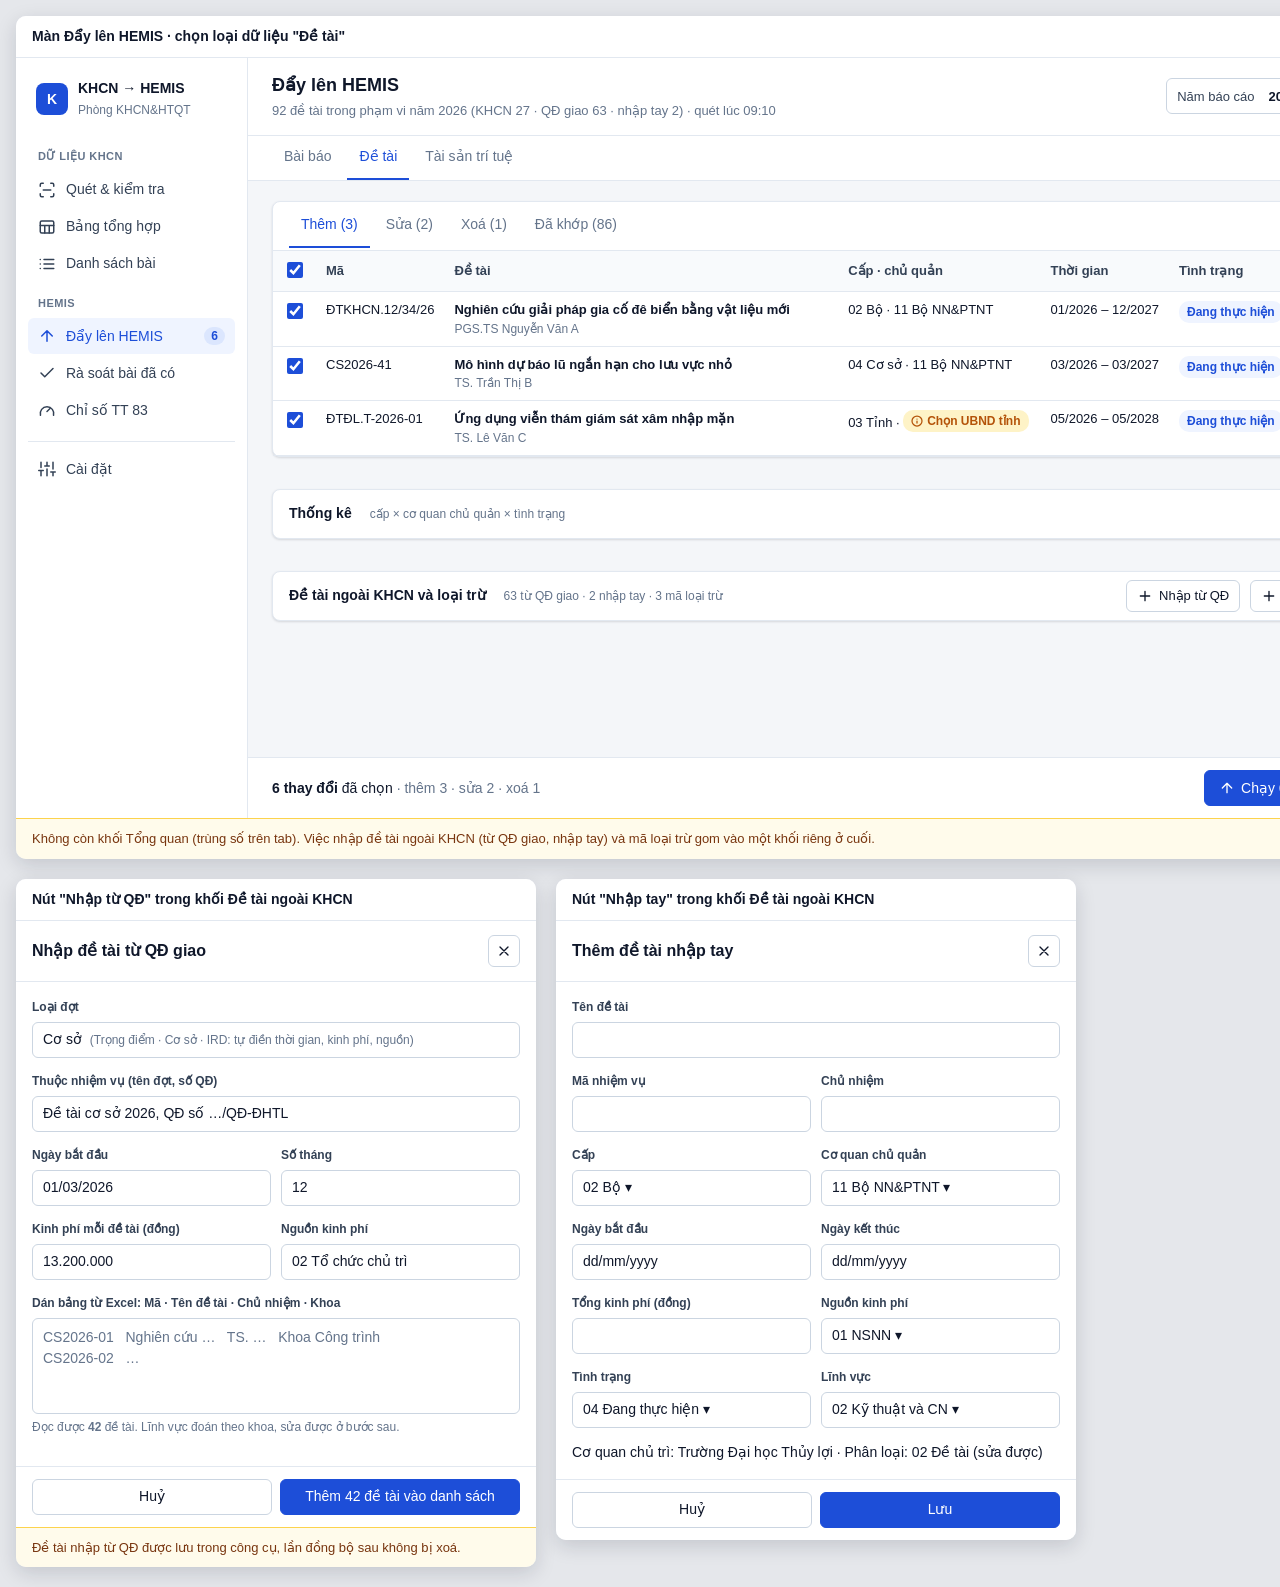
<file: thiết kế/Mẫu màn Đề tài.html>
<!doctype html><html lang="vi"><head><meta charset="utf-8"><title>Mẫu màn Đề tài</title><style>/* Công cụ KHCN TLU → HEMIS — giao diện theo mẫu đã duyệt (thiết kế/Mẫu giao diện.html) */
:root {
  --bg: #F4F6F9; --surface: #FFFFFF; --surface2: #F8FAFC; --text: #0F172A; --text2: #334155; --muted: #64748B; --faint: #94A3B8; --zero: #CBD5E1;
  --line: #E2E8F0; --line2: #CBD5E1;
  --pri: #1D4ED8; --pri-hover: #1E40AF; --pri-50: #EFF4FF; --pri-100: #DBE6FE; --pri-text: #1E3A8A;
  --ok: #15803D; --ok-bg: #DCFCE7; --ok-line: #86EFAC;
  --warn: #B45309; --warn-bg: #FEF3C7; --warn-line: #FCD34D;
  --err: #B91C1C; --err-bg: #FEE2E2; --err-line: #FCA5A5;
  --r: 8px; --r-sm: 6px;
  --sh: 0 1px 2px rgba(15, 23, 42, .06), 0 1px 3px rgba(15, 23, 42, .08);
  --sh-lg: -8px 0 24px rgba(15, 23, 42, .12);
  --font: "Segoe UI", Roboto, Arial, sans-serif;
  --side-w: 232px;
}
* { box-sizing: border-box }
html, body { height: 100% }
body { margin: 0; background: var(--bg); font: 14px/1.5 var(--font); color: var(--text) }
button, input, select, textarea { font: inherit; color: inherit }
a { color: var(--pri) }
:focus-visible { outline: 2px solid var(--pri); outline-offset: 2px }
[hidden] { display: none !important }
.ic { width: 16px; height: 16px; stroke: currentColor; fill: none; stroke-width: 2; stroke-linecap: round; stroke-linejoin: round; flex: none; vertical-align: middle }
.muted { color: var(--muted) }
.small { font-size: 12px }
.sp { flex: 1 }
.sr { position: absolute; width: 1px; height: 1px; overflow: hidden; clip: rect(0 0 0 0); white-space: nowrap }
.nowrap { white-space: nowrap }
@media (prefers-reduced-motion: reduce) { * { transition: none !important; animation: none !important } }

/* ---------- Khung ---------- */
.app { position: fixed; inset: 0; display: flex; background: var(--bg) }
.side { width: var(--side-w); background: var(--surface); border-right: 1px solid var(--line); display: flex; flex-direction: column; padding: 16px 12px; flex: none; overflow: auto }
.brand { display: flex; gap: 10px; align-items: center; padding: 4px 8px 16px }
.logo { width: 32px; height: 32px; border-radius: 8px; background: var(--pri); color: #fff; display: grid; place-items: center; font-weight: 700; flex: none }
.brand b { display: block; font-size: 14px } .brand small { color: var(--muted); font-size: 12px }
.navh { font-size: 11px; font-weight: 600; color: var(--muted); letter-spacing: .04em; text-transform: uppercase; padding: 12px 10px 6px }
.nav a { display: flex; gap: 10px; align-items: center; min-height: 36px; padding: 6px 10px; border-radius: var(--r-sm); color: var(--text2); text-decoration: none; font-weight: 500; margin: 1px 0; cursor: pointer; transition: background .15s }
.nav a:hover { background: var(--surface2) }
.nav a .ic { width: 18px; height: 18px }
.nav a[aria-current="page"] { background: var(--pri-50); color: var(--pri) }
.nav .cnt { margin-left: auto; font-size: 12px; border-radius: 10px; padding: 0 7px; font-weight: 600; background: var(--err-bg); color: var(--err) }
.nav .cnt.info { background: var(--pri-100); color: var(--pri) }
.sfoot { margin-top: auto; border-top: 1px solid var(--line); padding: 12px 8px 0; font-size: 12px; color: var(--muted) }
.sfoot .row { display: flex; align-items: center; gap: 6px; margin-bottom: 4px }
.sfoot b { color: var(--text) }
.dot { display: inline-block; width: 8px; height: 8px; border-radius: 50%; background: var(--faint); flex: none }
.dot.ok { background: var(--ok) } .dot.err { background: var(--err) } .dot.warn { background: var(--warn) }
.main { flex: 1; display: flex; flex-direction: column; min-width: 0; position: relative }
.scr { flex: 1; display: flex; flex-direction: column; min-height: 0 }
.top { display: flex; align-items: center; gap: 12px; padding: 14px 24px; background: var(--surface); border-bottom: 1px solid var(--line); flex-wrap: wrap }
.top h1 { font-size: 18px; margin: 0; font-weight: 600 }
.top p { margin: 2px 0 0; color: var(--muted); font-size: 13px }
.top .acts { display: flex; gap: 8px; align-items: center; flex-wrap: wrap; margin-left: auto }
.body { flex: 1; overflow: auto; padding: 20px 24px }
.foot { display: flex; align-items: center; gap: 12px; padding: 12px 24px; background: var(--surface); border-top: 1px solid var(--line); flex-wrap: wrap }
.btn.menu-btn { display: none }
@media (max-width: 900px) {
  .side { position: fixed; z-index: 40; inset: 0 auto 0 0; transform: translateX(-100%); transition: transform .2s; box-shadow: var(--sh-lg) }
  .app.nav-open .side { transform: none }
  .btn.menu-btn { display: inline-flex }
  .top, .body, .foot { padding-left: 16px; padding-right: 16px }
}

/* ---------- Nút, ô nhập ---------- */
.btn { display: inline-flex; align-items: center; justify-content: center; gap: 6px; min-height: 36px; padding: 0 14px; border-radius: var(--r-sm); border: 1px solid var(--line2); background: var(--surface); color: var(--text); font-weight: 500; cursor: pointer; white-space: nowrap; transition: background .15s, border-color .15s }
.btn:hover { background: var(--surface2); border-color: var(--faint) }
.btn.pri { background: var(--pri); border-color: var(--pri); color: #fff }
.btn.pri:hover { background: var(--pri-hover); border-color: var(--pri-hover) }
.btn.ghost { border-color: transparent; background: transparent; color: var(--pri) }
.btn.ghost:hover { background: var(--pri-50) }
.btn.danger { background: var(--err); border-color: var(--err); color: #fff }
.btn.sm { min-height: 32px; padding: 0 10px; font-size: 13px }
.btn.icon { width: 36px; padding: 0 } .btn.icon.sm { width: 32px }
.btn[disabled], .btn[aria-disabled="true"] { opacity: .5; cursor: not-allowed }
.btn .badge { background: var(--pri); color: #fff; border-radius: 9px; padding: 0 6px; font-size: 12px; font-weight: 600; line-height: 18px }
.btn.on { border-color: var(--pri); background: var(--pri-50); color: var(--pri) }
.cbtn { width: 32px; height: 32px; border-radius: var(--r-sm); display: inline-grid; place-items: center; color: var(--muted); border: 1px solid transparent; background: transparent; cursor: pointer; flex: none }
.cbtn:hover { border-color: var(--line2); background: var(--surface2); color: var(--text) }
.lnk { color: var(--pri); font-weight: 600; text-decoration: none; background: none; border: 0; padding: 4px 0; cursor: pointer; display: inline-flex; align-items: center; gap: 4px; min-height: 32px }
.lnk:hover { text-decoration: underline }
.sel { display: inline-flex; align-items: center; gap: 6px; min-height: 36px; padding: 0 4px 0 10px; border: 1px solid var(--line2); border-radius: var(--r-sm); background: var(--surface); font-size: 13px; color: var(--text2) }
.sel select, .sel input { border: 0; background: transparent; font-weight: 600; color: var(--text); min-height: 32px; padding: 0 4px; cursor: pointer; max-width: 260px }
.sel input { cursor: text; width: 100px }
.sel:focus-within { border-color: var(--pri) }
.sel select:focus-visible, .sel input:focus-visible { outline: none }
.inp, select.inp { min-height: 36px; border: 1px solid var(--line2); border-radius: var(--r-sm); padding: 0 10px; width: 100%; background: var(--surface); font-size: 14px }
.inp:focus { border-color: var(--pri); outline: none; box-shadow: 0 0 0 3px var(--pri-100) }
.inp.num, input.num { text-align: right; font-variant-numeric: tabular-nums }
.chk { display: inline-flex; align-items: center; gap: 8px; min-height: 32px; cursor: pointer; font-size: 13px; color: var(--text2) }
.chk input { width: 16px; height: 16px; accent-color: var(--pri); cursor: pointer }
.fl { margin-bottom: 14px }
.fl > label, .fl > .lbl { display: block; font-size: 12px; font-weight: 600; color: var(--text2); margin-bottom: 6px }
.fl .hint { font-size: 12px; color: var(--muted); margin-top: 4px }
.seg { display: flex; border: 1px solid var(--line2); border-radius: var(--r-sm); overflow: hidden; flex-wrap: wrap }
.seg button { flex: 1; min-height: 32px; padding: 0 8px; font-size: 12px; border: 0; border-right: 1px solid var(--line2); background: var(--surface); cursor: pointer }
.seg button:last-child { border-right: 0 }
.seg button[aria-pressed="true"] { background: var(--pri); color: #fff }

/* ---------- Thẻ, khối thu gọn ---------- */
.card { background: var(--surface); border: 1px solid var(--line); border-radius: var(--r); box-shadow: var(--sh) }
.body > .card + .card, .body > .blk + .blk, .body > .card + .blk, .body > .blk + .card, .body > .grid2 + .card, .body > .card + .grid2 { margin-top: 16px }
.blk-h { display: flex; align-items: center; gap: 8px; margin: 0 0 8px }
.blk-h > b { font-size: 13px; color: var(--text2) }
.blk-h .ln { flex: 1; height: 1px; background: var(--line) }
.blk.collapsed > .blk-b { display: none }
.blk.collapsed > .blk-h { margin-bottom: 0 }
.cbtn .ic { transition: transform .15s }
.collapsed > .blk-h .cbtn .ic, .collapsed > .card-h .cbtn .ic { transform: rotate(180deg) }
.card.blk > .card-h { display: flex; align-items: center; gap: 10px; padding: 8px 8px 8px 16px; border-bottom: 1px solid var(--line); flex-wrap: wrap; min-height: 48px }
.card.blk.collapsed > .card-h { border-bottom: 0 }
.card-h > b { font-size: 14px }
.card-b { padding: 16px }
.card-h .tabs { border-bottom: 0; padding: 0; margin: -8px 0 }

/* ---------- Tổng quan số ---------- */
.stats { display: grid; grid-template-columns: repeat(4, minmax(0, 1fr)); gap: 12px }
.stats.c3 { grid-template-columns: repeat(3, minmax(0, 1fr)) }
@media (max-width: 1100px) { .stats, .stats.c3 { grid-template-columns: repeat(2, minmax(0, 1fr)) } }
.stat { padding: 14px 16px }
.stat .k { color: var(--muted); font-size: 13px; display: flex; align-items: center; gap: 6px }
.stat .v { font-size: 26px; font-weight: 600; margin-top: 2px; font-variant-numeric: tabular-nums }
.stat .h { font-size: 12px; color: var(--muted) }
.stat.err { border-color: var(--err-line) } .stat.err .v, .stat.err .k .ic { color: var(--err) }
.stat.warn .k .ic { color: var(--warn) } .stat.ok .k .ic { color: var(--ok) }
.stat.pri { border-color: var(--pri-100) } .stat.pri .v, .stat.pri .k .ic { color: var(--pri) }

/* ---------- Các bước ---------- */
.steps { display: flex; gap: 8px; align-items: center; margin-bottom: 16px; flex-wrap: wrap }
.st { display: flex; align-items: center; gap: 8px; color: var(--muted); font-weight: 500 }
.st i { width: 24px; height: 24px; border-radius: 50%; border: 2px solid var(--line2); display: grid; place-items: center; font-style: normal; font-size: 12px }
.st i .ic { width: 12px; height: 12px }
.st.done i { background: var(--ok); border-color: var(--ok); color: #fff }
.st.now { color: var(--pri) } .st.now i { border-color: var(--pri); color: var(--pri) }
.steps .bar { width: 40px; height: 2px; background: var(--line2) }

/* ---------- Thanh công cụ, nhãn ---------- */
.toolbar { display: flex; gap: 8px; align-items: center; flex-wrap: wrap; padding: 10px 16px; border-bottom: 1px solid var(--line) }
.chips { display: flex; gap: 6px; flex-wrap: wrap; align-items: center }
.chipbar { padding: 8px 16px; border-bottom: 1px solid var(--line) }
.chip { display: inline-flex; gap: 6px; align-items: center; min-height: 28px; padding: 2px 4px 2px 10px; border-radius: 14px; background: var(--pri-50); color: var(--pri); font-size: 13px; font-weight: 500; max-width: 100%; white-space: normal; line-height: 1.35; border: 1px solid transparent }
.chip > span { overflow-wrap: anywhere }
.chip button { border: 0; background: transparent; color: inherit; width: 24px; height: 24px; border-radius: 12px; display: grid; place-items: center; cursor: pointer; flex: none }
.chip button:hover { background: var(--pri-100) }
.chip.opt { background: var(--surface2); color: var(--text2); border-color: var(--line); cursor: pointer; padding-right: 10px }
.chip.opt[aria-pressed="true"] { background: var(--pri-50); color: var(--pri); border-color: var(--pri-100) }

/* ---------- Tab ---------- */
.tabs { display: flex; gap: 4px; border-bottom: 1px solid var(--line); padding: 0 16px; flex-wrap: wrap; align-items: center }
.tab { padding: 10px 12px; min-height: 44px; color: var(--muted); font-weight: 500; border: 0; border-bottom: 2px solid transparent; background: none; cursor: pointer }
.tab:hover { color: var(--text) }
.tab[aria-selected="true"] { color: var(--pri); border-bottom-color: var(--pri) }

/* ---------- Bảng ---------- */
.tw { overflow: auto; max-height: 70vh }
table.tbl { border-collapse: separate; border-spacing: 0; width: 100%; font-size: 13px }
.tbl th { position: sticky; top: 0; z-index: 1; background: var(--surface2); color: var(--text2); font-weight: 600; text-align: left; padding: 8px 10px; border-bottom: 1px solid var(--line); white-space: nowrap }
.tbl td { padding: 8px 10px; border-bottom: 1px solid var(--line); vertical-align: top }
.tbl tbody tr:hover td { background: #F8FAFF }
.tbl .num, .num { text-align: right; font-variant-numeric: tabular-nums }
.tbl .z { color: var(--zero) }
.tbl th.grp { text-align: center; border-left: 1px solid var(--line) }
.tbl .bl { border-left: 1px solid var(--line) }
.tbl tr.sub td { background: #FAFBFC; font-weight: 600 }
.tbl tr.tot td { background: var(--pri-50); font-weight: 700; border-top: 1px solid var(--pri-100) }
.tbl td.t b { font-weight: 600 }
.tbl td.t .muted { font-size: 12px }
.tbl td.ck, .tbl th.ck { width: 36px; text-align: center }
.tbl input[type=checkbox] { width: 16px; height: 16px; accent-color: var(--pri); cursor: pointer }
.tbl td.cell { cursor: pointer }
.tbl td.cell:hover { background: var(--pri-50) !important; color: var(--pri) }
.tbl .stick { position: sticky; left: 0; z-index: 1; background: var(--surface) }
.tbl th.stick { z-index: 2; background: var(--surface2) }
.tbl tr.sub td.stick { background: #FAFBFC } .tbl tr.tot td.stick { background: var(--pri-50) }
.tog { border: 0; background: none; cursor: pointer; width: 24px; height: 24px; display: inline-grid; place-items: center; border-radius: 4px; color: var(--muted); vertical-align: middle; margin-right: 2px }
.tog:hover { background: var(--line) }
.more { padding: 10px 16px; color: var(--muted); font-size: 13px }

/* ---------- Nhãn trạng thái ---------- */
.pill { display: inline-flex; align-items: center; gap: 4px; padding: 2px 8px; border-radius: 10px; font-size: 12px; font-weight: 600; line-height: 1.5; margin: 1px 2px 1px 0 }
.pill .ic { width: 12px; height: 12px; stroke-width: 2.5 }
.pill.ok { background: var(--ok-bg); color: var(--ok) } .pill.warn { background: var(--warn-bg); color: var(--warn) }
.pill.err { background: var(--err-bg); color: var(--err) } .pill.mut { background: #F1F5F9; color: var(--muted) }
.pill.info { background: var(--pri-50); color: var(--pri) }

/* ---------- Thông báo ---------- */
.note { display: flex; gap: 10px; padding: 10px 14px; border-radius: var(--r); background: var(--pri-50); color: var(--pri-text); font-size: 13px; margin-bottom: 16px; align-items: flex-start }
.note .ic { margin-top: 2px }
.note.warn { background: var(--warn-bg); color: #78350F } .note.err { background: var(--err-bg); color: #7F1D1D } .note.ok { background: var(--ok-bg); color: #14532D }
.busy { display: flex; align-items: center; gap: 10px; padding: 8px 24px; background: var(--pri-50); color: var(--pri-text); font-size: 13px; border-bottom: 1px solid var(--pri-100) }
.spin { width: 16px; height: 16px; border: 2px solid var(--pri-100); border-top-color: var(--pri); border-radius: 50%; animation: spin .8s linear infinite; flex: none }
@keyframes spin { to { transform: rotate(360deg) } }
.empty { text-align: center; padding: 48px 16px; color: var(--muted) }
.empty .ic { width: 40px; height: 40px; color: var(--faint); stroke-width: 1.5 }
.empty h3 { color: var(--text); margin: 12px 0 4px; font-size: 16px }
.empty p { margin: 0 auto 16px; max-width: 520px }

/* ---------- Thước đo, KPI ---------- */
.grid2 { display: grid; grid-template-columns: minmax(0, 1.2fr) minmax(0, 1fr); gap: 16px; margin-top: 16px }
@media (max-width: 1100px) { .grid2 { grid-template-columns: minmax(0, 1fr) } }
.kpi { padding: 16px }
.kpi .kh { display: flex; align-items: flex-start; gap: 8px }
.kpi h3 { margin: 0 0 4px; font-size: 14px; flex: 1 }
.kpi .big { font-size: 30px; font-weight: 600; font-variant-numeric: tabular-nums }
.meter { height: 8px; border-radius: 4px; background: #EEF2F7; margin: 10px 0 4px; position: relative }
.meter span { position: absolute; inset: 0 auto 0 0; border-radius: 4px; background: var(--pri) }
.meter span.ok { background: var(--ok) } .meter span.err { background: var(--err) }
.meter i { position: absolute; top: -4px; bottom: -4px; width: 2px; background: var(--text) }

/* ---------- Bảng trượt phải, hộp thoại, thông báo nhanh ---------- */
.scrim { position: fixed; inset: 0; background: rgba(15, 23, 42, .25); z-index: 50 }
.drawer { position: fixed; right: 0; top: 0; bottom: 0; width: min(380px, 100vw); background: var(--surface); border-left: 1px solid var(--line); box-shadow: var(--sh-lg); display: flex; flex-direction: column; z-index: 51 }
.drawer.wide { width: min(640px, 100vw) }
.drawer .dh { padding: 14px 16px; border-bottom: 1px solid var(--line); display: flex; align-items: center; gap: 8px }
.drawer .dh h2 { font-size: 16px; margin: 0 }
.drawer .db { padding: 16px; overflow: auto; flex: 1 }
.drawer .db.flush { padding: 0 }
.drawer .df { padding: 12px 16px; border-top: 1px solid var(--line); display: flex; gap: 8px }
.drawer .df .btn { flex: 1 }
dialog.dlg { border: 0; border-radius: 12px; padding: 0; width: min(480px, calc(100vw - 32px)); box-shadow: 0 20px 60px rgba(15, 23, 42, .35); color: var(--text) }
dialog.dlg::backdrop { background: rgba(15, 23, 42, .35) }
.dlg .dh { padding: 16px 20px 0; font-size: 16px; font-weight: 600 }
.dlg .db { padding: 8px 20px 16px; color: var(--text2); white-space: pre-line }
.dlg .db .inp { margin-top: 10px }
.dlg .df { padding: 12px 20px; display: flex; gap: 8px; justify-content: flex-end; background: var(--surface2); border-top: 1px solid var(--line) }
.toasts { position: fixed; bottom: 80px; left: 50%; transform: translateX(-50%); z-index: 60; display: flex; flex-direction: column; gap: 8px; align-items: center; pointer-events: none }
.toast { background: var(--text); color: #fff; padding: 10px 16px; border-radius: var(--r); font-size: 13px; box-shadow: var(--sh); display: flex; gap: 8px; align-items: center; max-width: 90vw }
.toast.err { background: var(--err) }
.pop { position: absolute; z-index: 30; background: var(--surface); border: 1px solid var(--line2); border-radius: var(--r); box-shadow: 0 8px 24px rgba(15, 23, 42, .16); padding: 8px; min-width: 220px }
.optlist { max-height: 260px; overflow: auto; border: 1px solid var(--line); border-radius: var(--r-sm); margin-top: 6px }
.optlist label { display: flex; gap: 8px; align-items: flex-start; padding: 6px 10px; cursor: pointer; font-size: 13px }
.optlist label:hover { background: var(--surface2) }
.optlist label .c { margin-left: auto; color: var(--muted); font-variant-numeric: tabular-nums; padding-left: 8px }
.optlist input { margin-top: 3px; accent-color: var(--pri) }
details.fgrp { border: 1px solid var(--line); border-radius: var(--r-sm); margin-bottom: 8px }
details.fgrp > summary { list-style: none; display: flex; align-items: center; gap: 8px; min-height: 40px; padding: 0 10px; cursor: pointer; font-weight: 600; font-size: 13px; color: var(--text2) }
details.fgrp > summary::-webkit-details-marker { display: none }
details.fgrp > summary .v { margin-left: auto; font-weight: 500; color: var(--muted); max-width: 55%; overflow: hidden; text-overflow: ellipsis; white-space: nowrap }
details.fgrp > summary .v.on { color: var(--pri) }
details.fgrp[open] > summary .ic { transform: rotate(180deg) }
details.fgrp > .fgb { padding: 0 10px 10px }

/* ---------- Bảng tổng hợp ---------- */
.tbl.pv { width: auto; min-width: 100% }
.tbl.pv thead { position: sticky; top: 0; z-index: 3 }
.tbl.pv thead th { position: static; background: var(--surface2) }
.tbl.pv thead th.grp { text-align: left }
.tbl.pv thead th.stick { position: sticky; left: 0; z-index: 4 }
.tbl.pv td.lab { white-space: nowrap; min-width: 220px }
.tbl.pv th.num, .tbl.pv td.num { min-width: 64px }
.pvinfo { padding: 8px 16px; font-size: 12px; color: var(--muted); display: flex; gap: 12px; align-items: center; flex-wrap: wrap; border-bottom: 1px solid var(--line) }
.selrow { display: inline-flex; align-items: center; gap: 2px }
.selrow .ic { color: var(--faint); width: 14px; height: 14px }
.au-tn, .au-lh { font-size: 11px; font-weight: 600; color: var(--pri); margin-left: 2px }
.au-ext { color: var(--muted) }
.tplitem { display: inline-flex; align-items: center; gap: 2px; border: 1px solid var(--line); background: var(--surface2); border-radius: 14px; padding: 2px 4px 2px 10px; font-size: 13px }
.tplitem button { border: 0; background: none; width: 26px; height: 26px; border-radius: 13px; display: grid; place-items: center; cursor: pointer; color: var(--muted) }
.tplitem button:hover { background: var(--line); color: var(--text) }
.tplitem .nm { cursor: pointer; text-decoration: underline dotted; padding: 0 4px; background: none; border: 0; font: inherit; color: var(--text) }
button.sel { cursor: pointer }
.seg.g3 { display: grid; grid-template-columns: repeat(3, 1fr) }
.seg.g3 button:nth-child(-n+3) { border-bottom: 1px solid var(--line2) }
.seg.g3 button:nth-child(3n) { border-right: 0 }

/* ---------- Màn HEMIS, Danh sách (Sonnet) ---------- */
.tbl th.wt { width: 38% }
.tbl td.au { min-width: 240px }
.sel input[type=search] { width: 220px }
.sel input[type=search]::-webkit-search-cancel-button { cursor: pointer }
.foot .meter { width: 220px; margin: 0 }
.tbl .was { color: var(--err) }
.tbl .will { color: var(--ok) }
.tbl .cell-in { min-height: 32px; width: 92px; padding: 0 8px }
.tbl .cell-in.w { width: 140px }
.meter i.thr { left: 60% }
.grid2 > .card { margin-top: 0 }
.toolbar .chk { margin-right: 12px }
.tbl tr:has(.cell-in) td { vertical-align: middle }
.bctl { display: inline-flex; align-items: center; gap: 2px }

/* ---------- Cài đặt ---------- */
.setlist { display: grid; gap: 16px; max-width: 760px }
.setlist .card-h { display: flex; align-items: center; padding: 12px 16px; border-bottom: 1px solid var(--line) }
.setgrp { padding-top: 4px; padding-bottom: 4px }
.setrow { display: flex; gap: 12px; align-items: flex-start; padding: 12px 0; border-bottom: 1px solid var(--line); cursor: pointer }
.setrow:last-child { border-bottom: 0 }
.setrow input { width: 18px; height: 18px; margin-top: 2px; accent-color: var(--pri); flex: none; cursor: pointer }
.setrow > span { display: flex; flex-direction: column; gap: 2px }
.nav.bottom { margin-top: 12px; border-top: 1px solid var(--line); padding-top: 8px }
body{background:#E5E7EB;padding:16px;margin:0}.frame{width:1440px;margin:0 0 20px;background:var(--bg);border-radius:10px;overflow:hidden;box-shadow:0 6px 20px rgba(15,23,42,.15)}.cap{padding:10px 16px;font-weight:600;background:#fff;border-bottom:1px solid var(--line)}.pill{white-space:nowrap}.kinds{display:flex;gap:4px;padding:0 24px;background:#fff;border-bottom:1px solid var(--line)}.note2{padding:10px 16px;background:#FFFBEB;color:#78350F;font-size:13px;border-top:1px solid #FCD34D}.frame .side{min-height:760px}</style></head><body><svg width="0" height="0" style="position:absolute" aria-hidden="true"><defs>
<symbol id="i-scan" viewBox="0 0 24 24"><path d="M3 7V5a2 2 0 0 1 2-2h2M17 3h2a2 2 0 0 1 2 2v2M21 17v2a2 2 0 0 1-2 2h-2M7 21H5a2 2 0 0 1-2-2v-2M7 12h10"/></symbol>
<symbol id="i-table" viewBox="0 0 24 24"><rect x="3" y="4" width="18" height="16" rx="2"/><path d="M3 10h18M9 10v10M15 10v10"/></symbol>
<symbol id="i-list" viewBox="0 0 24 24"><path d="M8 6h13M8 12h13M8 18h13M3 6h.01M3 12h.01M3 18h.01"/></symbol>
<symbol id="i-up" viewBox="0 0 24 24"><path d="M12 19V5M5 12l7-7 7 7"/></symbol>
<symbol id="i-check" viewBox="0 0 24 24"><path d="M20 6 9 17l-5-5"/></symbol>
<symbol id="i-gauge" viewBox="0 0 24 24"><path d="M12 14l4-4"/><path d="M3.3 19a9 9 0 1 1 17.4 0"/></symbol>
<symbol id="i-alert" viewBox="0 0 24 24"><path d="M12 9v4M12 17h.01"/><path d="M10.3 3.9 1.8 18a2 2 0 0 0 1.7 3h17a2 2 0 0 0 1.7-3L13.7 3.9a2 2 0 0 0-3.4 0z"/></symbol>
<symbol id="i-x" viewBox="0 0 24 24"><path d="M18 6 6 18M6 6l12 12"/></symbol>
<symbol id="i-filter" viewBox="0 0 24 24"><path d="M22 3H2l8 9.5V19l4 2v-8.5z"/></symbol>
<symbol id="i-copy" viewBox="0 0 24 24"><rect x="9" y="9" width="13" height="13" rx="2"/><path d="M5 15H4a2 2 0 0 1-2-2V4a2 2 0 0 1 2-2h9a2 2 0 0 1 2 2v1"/></symbol>
<symbol id="i-dl" viewBox="0 0 24 24"><path d="M21 15v4a2 2 0 0 1-2 2H5a2 2 0 0 1-2-2v-4M7 10l5 5 5-5M12 15V3"/></symbol>
<symbol id="i-refresh" viewBox="0 0 24 24"><path d="M21 12a9 9 0 1 1-3-6.7L21 8M21 3v5h-5"/></symbol>
<symbol id="i-edit" viewBox="0 0 24 24"><path d="M12 20h9M16.5 3.5a2.1 2.1 0 0 1 3 3L7 19l-4 1 1-4z"/></symbol>
<symbol id="i-down" viewBox="0 0 24 24"><path d="m6 9 6 6 6-6"/></symbol>
<symbol id="i-right" viewBox="0 0 24 24"><path d="m9 18 6-6-6-6"/></symbol>
<symbol id="i-left" viewBox="0 0 24 24"><path d="m15 18-6-6 6-6"/></symbol>
<symbol id="i-up2" viewBox="0 0 24 24"><path d="m18 15-6-6-6 6"/></symbol>
<symbol id="i-info" viewBox="0 0 24 24"><circle cx="12" cy="12" r="10"/><path d="M12 16v-4M12 8h.01"/></symbol>
<symbol id="i-calendar" viewBox="0 0 24 24"><rect x="3" y="4" width="18" height="18" rx="2"/><path d="M16 2v4M8 2v4M3 10h18"/></symbol>
<symbol id="i-ext" viewBox="0 0 24 24"><path d="M15 3h6v6M10 14 21 3M18 13v6a2 2 0 0 1-2 2H5a2 2 0 0 1-2-2V8a2 2 0 0 1 2-2h6"/></symbol>
<symbol id="i-plus" viewBox="0 0 24 24"><path d="M12 5v14M5 12h14"/></symbol>
<symbol id="i-trash" viewBox="0 0 24 24"><path d="M3 6h18M8 6V4h8v2M19 6l-1 14H6L5 6"/></symbol>
<symbol id="i-save" viewBox="0 0 24 24"><path d="M19 21H5a2 2 0 0 1-2-2V5a2 2 0 0 1 2-2h11l5 5v11a2 2 0 0 1-2 2z"/><path d="M17 21v-8H7v8M7 3v5h8"/></symbol>
<symbol id="i-menu" viewBox="0 0 24 24"><path d="M3 6h18M3 12h18M3 18h18"/></symbol>
<symbol id="i-search" viewBox="0 0 24 24"><circle cx="11" cy="11" r="8"/><path d="m21 21-4.3-4.3"/></symbol>
<symbol id="i-plug" viewBox="0 0 24 24"><path d="M12 22v-5M9 8V2M15 8V2M18 8v5a6 6 0 0 1-12 0V8z"/></symbol>
<symbol id="i-settings" viewBox="0 0 24 24"><path d="M4 21v-7M4 10V3M12 21v-9M12 8V3M20 21v-5M20 12V3M1 14h6M9 8h6M17 16h6"/></symbol>
<symbol id="i-share" viewBox="0 0 24 24"><circle cx="18" cy="5" r="3"/><circle cx="6" cy="12" r="3"/><circle cx="18" cy="19" r="3"/><path d="m8.6 13.5 6.8 4M15.4 6.5l-6.8 4"/></symbol>
<symbol id="i-minus" viewBox="0 0 24 24"><path d="M5 12h14"/></symbol>
<symbol id="i-square" viewBox="0 0 24 24"><rect x="5" y="5" width="14" height="14" rx="1"/></symbol>
<symbol id="i-sheet" viewBox="0 0 24 24"><path d="M15 2H6a2 2 0 0 0-2 2v16a2 2 0 0 0 2 2h12a2 2 0 0 0 2-2V7z"/><path d="M14 2v4a2 2 0 0 0 2 2h4M8 13h2M14 13h2M8 17h2M14 17h2"/></symbol>
<symbol id="i-flask" viewBox="0 0 24 24"><path d="M9 3h6M10 3v6L4 19a2 2 0 0 0 1.7 3h12.6a2 2 0 0 0 1.7-3L14 9V3"/><path d="M7 15h10"/></symbol></defs></svg><div class="frame" id="d1"><div class="cap">Màn Đẩy lên HEMIS · chọn loại dữ liệu "Đề tài"</div><div style="display:flex"><aside class="side" style="position:static;height:auto"><div class="brand"><div class="logo">K</div><div><b>KHCN → HEMIS</b><small>Phòng KHCN&amp;HTQT</small></div></div><div class="navh">Dữ liệu KHCN</div><nav class="nav"><a><svg class="ic" aria-hidden="true"><use href="#i-scan"/></svg><span>Quét &amp; kiểm tra</span></a><a><svg class="ic" aria-hidden="true"><use href="#i-table"/></svg><span>Bảng tổng hợp</span></a><a><svg class="ic" aria-hidden="true"><use href="#i-list"/></svg><span>Danh sách bài</span></a></nav><div class="navh">HEMIS</div><nav class="nav"><a aria-current="page"><svg class="ic" aria-hidden="true"><use href="#i-up"/></svg><span>Đẩy lên HEMIS</span><span class="cnt info">6</span></a><a><svg class="ic" aria-hidden="true"><use href="#i-check"/></svg><span>Rà soát bài đã có</span></a><a><svg class="ic" aria-hidden="true"><use href="#i-gauge"/></svg><span>Chỉ số TT 83</span></a></nav><nav class="nav bottom"><a><svg class="ic" aria-hidden="true"><use href="#i-settings"/></svg><span>Cài đặt</span></a></nav></aside><main class="main" style="position:static"><div class="top"><div><h1>Đẩy lên HEMIS</h1><p>92 đề tài trong phạm vi năm 2026 (KHCN 27 · QĐ giao 63 · nhập tay 2) · quét lúc 09:10</p></div><div class="acts"><label class="sel">Năm báo cáo <select><option>2026</option></select></label><button class="btn"><svg class="ic" aria-hidden="true"><use href="#i-refresh"/></svg>Quét lại</button></div></div><div class="kinds" role="tablist"><button class="tab" aria-selected="false">Bài báo</button><button class="tab" aria-selected="true">Đề tài</button><button class="tab" aria-selected="false">Tài sản trí tuệ</button></div><div class="body" style="display:grid;gap:16px;align-content:start"><section class="card blk"><div class="card-h"><div class="tabs" style="padding:0;border:0;margin:-8px 0"><button class="tab" aria-selected="true">Thêm (3)</button><button class="tab" aria-selected="false">Sửa (2)</button><button class="tab" aria-selected="false">Xoá (1)</button><button class="tab" aria-selected="false">Đã khớp (86)</button></div><div class="sp"></div><span class="bctl"><button class="cbtn"><svg class="ic" aria-hidden="true"><use href="#i-sheet"/></svg></button><button class="cbtn"><svg class="ic" aria-hidden="true"><use href="#i-minus"/></svg></button><button class="cbtn"><svg class="ic" aria-hidden="true"><use href="#i-x"/></svg></button></span></div><div class="tw"><table class="tbl"><thead><tr><th class="ck"><input type="checkbox" checked></th><th>Mã</th><th style="width:34%">Đề tài</th><th>Cấp · chủ quản</th><th>Thời gian</th><th>Tình trạng</th><th>Nguồn</th><th></th></tr></thead><tbody><tr><td class="ck"><input type="checkbox" checked></td><td class="nowrap">ĐTKHCN.12/34/26</td><td class="t"><b>Nghiên cứu giải pháp gia cố đê biển bằng vật liệu mới</b><div class="muted">PGS.TS Nguyễn Văn A</div></td><td>02 Bộ · 11 Bộ NN&amp;PTNT</td><td class="nowrap">01/2026 – 12/2027</td><td><span class="pill info">Đang thực hiện</span></td><td>KHCN</td><td class="num nowrap"><button class="lnk">Loại trừ</button></td></tr><tr><td class="ck"><input type="checkbox" checked></td><td class="nowrap">CS2026-41</td><td class="t"><b>Mô hình dự báo lũ ngắn hạn cho lưu vực nhỏ</b><div class="muted">TS. Trần Thị B</div></td><td>04 Cơ sở · 11 Bộ NN&amp;PTNT</td><td class="nowrap">03/2026 – 03/2027</td><td><span class="pill info">Đang thực hiện</span></td><td>QĐ giao</td><td class="num nowrap"><button class="lnk">Loại trừ</button></td></tr><tr><td class="ck"><input type="checkbox" checked></td><td class="nowrap">ĐTĐL.T-2026-01</td><td class="t"><b>Ứng dụng viễn thám giám sát xâm nhập mặn</b><div class="muted">TS. Lê Văn C</div></td><td>03 Tỉnh · <span class="pill warn"><svg class="ic" aria-hidden="true"><use href="#i-info"/></svg>Chọn UBND tỉnh</span></td><td class="nowrap">05/2026 – 05/2028</td><td><span class="pill info">Đang thực hiện</span></td><td>KHCN</td><td class="num nowrap"><button class="lnk">Loại trừ</button></td></tr></tbody></table></div></section><section class="card blk collapsed"><div class="card-h"><b>Thống kê</b><span class="muted small" style="margin-left:8px">cấp × cơ quan chủ quản × tình trạng</span><div class="sp"></div><span class="bctl"><button class="cbtn"><svg class="ic" aria-hidden="true"><use href="#i-sheet"/></svg></button><button class="cbtn"><svg class="ic" aria-hidden="true"><use href="#i-square"/></svg></button><button class="cbtn"><svg class="ic" aria-hidden="true"><use href="#i-x"/></svg></button></span></div></section><section class="card blk collapsed"><div class="card-h"><b>Đề tài ngoài KHCN và loại trừ</b><span class="muted small" style="margin-left:8px">63 từ QĐ giao · 2 nhập tay · 3 mã loại trừ</span><div class="sp"></div><button class="btn sm"><svg class="ic" aria-hidden="true"><use href="#i-plus"/></svg>Nhập từ QĐ</button><button class="btn sm"><svg class="ic" aria-hidden="true"><use href="#i-plus"/></svg>Nhập tay</button><span class="bctl"><button class="cbtn"><svg class="ic" aria-hidden="true"><use href="#i-sheet"/></svg></button><button class="cbtn"><svg class="ic" aria-hidden="true"><use href="#i-square"/></svg></button></span></div></section></div><div class="foot"><span><b>6 thay đổi</b> đã chọn <span class="muted">· thêm 3 · sửa 2 · xoá 1</span></span><div class="sp"></div><button class="btn pri"><svg class="ic" aria-hidden="true"><use href="#i-up"/></svg>Chạy 6 thay đổi trên HEMIS</button></div></main></div><div class="note2">Không còn khối Tổng quan (trùng số trên tab). Việc nhập đề tài ngoài KHCN (từ QĐ giao, nhập tay) và mã loại trừ gom vào một khối riêng ở cuối.</div></div><div style="display:flex;gap:20px;align-items:flex-start"><div class="frame" id="d2" style="width:520px"><div class="cap">Nút "Nhập từ QĐ" trong khối Đề tài ngoài KHCN</div><aside class="drawer" style="position:static;width:auto;box-shadow:none;border:0"><div class="dh"><h2>Nhập đề tài từ QĐ giao</h2><div class="sp"></div><button class="btn icon sm"><svg class="ic" aria-hidden="true"><use href="#i-x"/></svg></button></div><div class="db"><div class="fl" style=""><label>Loại đợt</label><div class="inp" style="display:flex;align-items:center">Cơ sở &nbsp;<span class="muted small">(Trọng điểm · Cơ sở · IRD: tự điền thời gian, kinh phí, nguồn)</span></div></div><div class="fl" style=""><label>Thuộc nhiệm vụ (tên đợt, số QĐ)</label><div class="inp" style="display:flex;align-items:center">Đề tài cơ sở 2026, QĐ số …/QĐ-ĐHTL</div></div><div style="display:grid;grid-template-columns:1fr 1fr;gap:0 10px"><div class="fl" style=""><label>Ngày bắt đầu</label><div class="inp" style="display:flex;align-items:center">01/03/2026</div></div><div class="fl" style=""><label>Số tháng</label><div class="inp" style="display:flex;align-items:center">12</div></div><div class="fl" style=""><label>Kinh phí mỗi đề tài (đồng)</label><div class="inp" style="display:flex;align-items:center">13.200.000</div></div><div class="fl" style=""><label>Nguồn kinh phí</label><div class="inp" style="display:flex;align-items:center">02 Tổ chức chủ trì</div></div></div><div class="fl"><label>Dán bảng từ Excel: Mã · Tên đề tài · Chủ nhiệm · Khoa</label><div class="inp" style="min-height:96px;align-items:flex-start;padding-top:8px;color:var(--muted)">CS2026-01 &nbsp; Nghiên cứu … &nbsp; TS. … &nbsp; Khoa Công trình<br>CS2026-02 &nbsp; …</div><div class="hint">Đọc được <b>42</b> đề tài. Lĩnh vực đoán theo khoa, sửa được ở bước sau.</div></div></div><div class="df"><button class="btn">Huỷ</button><button class="btn pri">Thêm 42 đề tài vào danh sách</button></div></aside><div class="note2">Đề tài nhập từ QĐ được lưu trong công cụ, lần đồng bộ sau không bị xoá.</div></div><div class="frame" id="d3" style="width:520px"><div class="cap">Nút "Nhập tay" trong khối Đề tài ngoài KHCN</div><aside class="drawer" style="position:static;width:auto;box-shadow:none;border:0"><div class="dh"><h2>Thêm đề tài nhập tay</h2><div class="sp"></div><button class="btn icon sm"><svg class="ic" aria-hidden="true"><use href="#i-x"/></svg></button></div><div class="db"><div class="fl" style=""><label>Tên đề tài</label><div class="inp" style="display:flex;align-items:center"></div></div><div style="display:grid;grid-template-columns:1fr 1fr;gap:0 10px"><div class="fl" style=""><label>Mã nhiệm vụ</label><div class="inp" style="display:flex;align-items:center"></div></div><div class="fl" style=""><label>Chủ nhiệm</label><div class="inp" style="display:flex;align-items:center"></div></div><div class="fl" style=""><label>Cấp</label><div class="inp" style="display:flex;align-items:center">02 Bộ ▾</div></div><div class="fl" style=""><label>Cơ quan chủ quản</label><div class="inp" style="display:flex;align-items:center">11 Bộ NN&amp;PTNT ▾</div></div><div class="fl" style=""><label>Ngày bắt đầu</label><div class="inp" style="display:flex;align-items:center">dd/mm/yyyy</div></div><div class="fl" style=""><label>Ngày kết thúc</label><div class="inp" style="display:flex;align-items:center">dd/mm/yyyy</div></div><div class="fl" style=""><label>Tổng kinh phí (đồng)</label><div class="inp" style="display:flex;align-items:center"></div></div><div class="fl" style=""><label>Nguồn kinh phí</label><div class="inp" style="display:flex;align-items:center">01 NSNN ▾</div></div><div class="fl" style=""><label>Tình trạng</label><div class="inp" style="display:flex;align-items:center">04 Đang thực hiện ▾</div></div><div class="fl" style=""><label>Lĩnh vực</label><div class="inp" style="display:flex;align-items:center">02 Kỹ thuật và CN ▾</div></div></div><div class="hint">Cơ quan chủ trì: Trường Đại học Thủy lợi · Phân loại: 02 Đề tài (sửa được)</div></div><div class="df"><button class="btn">Huỷ</button><button class="btn pri">Lưu</button></div></aside></div></div></body></html>
</file>
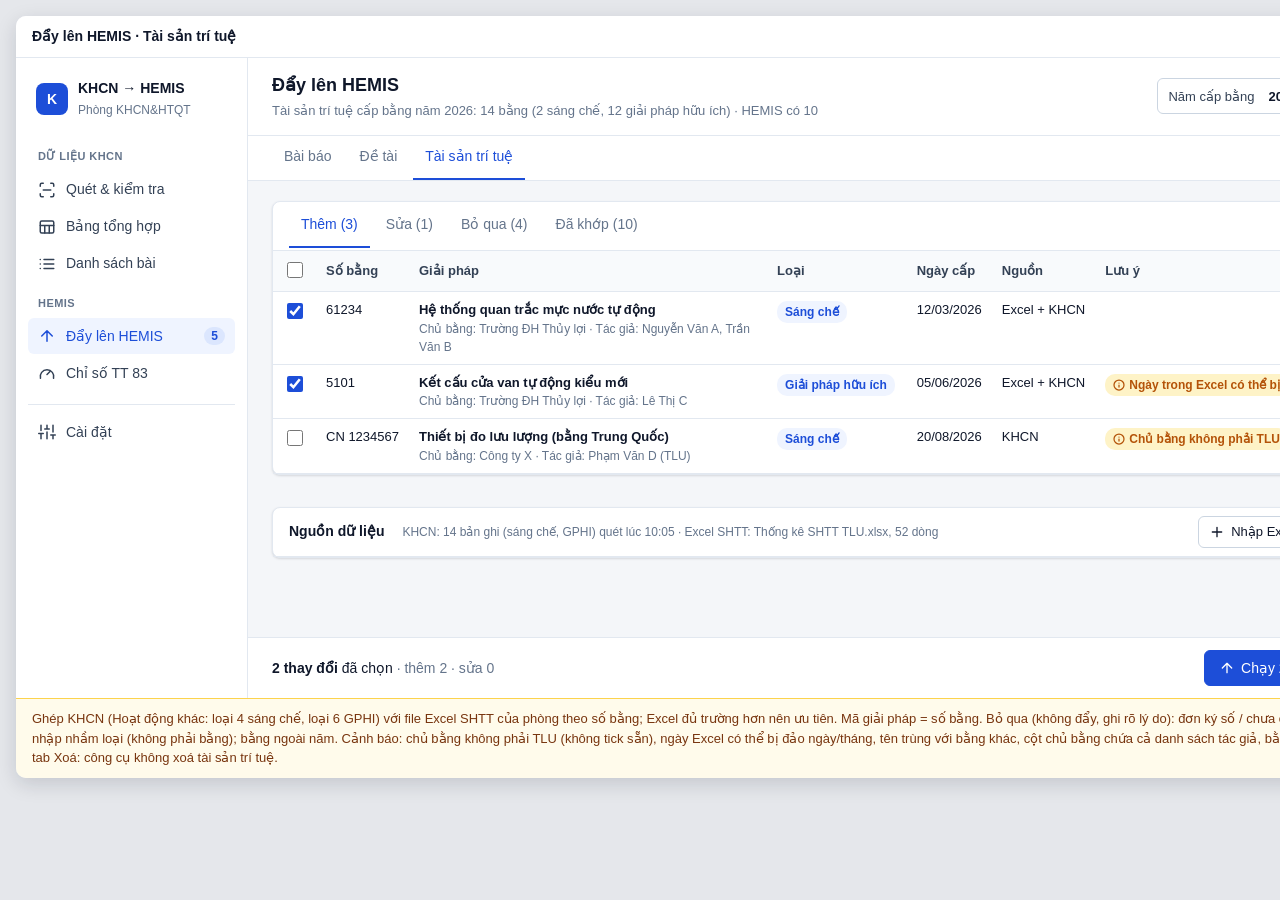
<file: thiết kế/Mẫu Tài sản trí tuệ.html>
<!doctype html><html lang="vi"><head><meta charset="utf-8"><title>Mẫu Tài sản trí tuệ</title><style>/* Công cụ KHCN TLU → HEMIS — giao diện theo mẫu đã duyệt (thiết kế/Mẫu giao diện.html) */
:root {
  --bg: #F4F6F9; --surface: #FFFFFF; --surface2: #F8FAFC; --text: #0F172A; --text2: #334155; --muted: #64748B; --faint: #94A3B8; --zero: #CBD5E1;
  --line: #E2E8F0; --line2: #CBD5E1;
  --pri: #1D4ED8; --pri-hover: #1E40AF; --pri-50: #EFF4FF; --pri-100: #DBE6FE; --pri-text: #1E3A8A;
  --ok: #15803D; --ok-bg: #DCFCE7; --ok-line: #86EFAC;
  --warn: #B45309; --warn-bg: #FEF3C7; --warn-line: #FCD34D;
  --err: #B91C1C; --err-bg: #FEE2E2; --err-line: #FCA5A5;
  --r: 8px; --r-sm: 6px;
  --sh: 0 1px 2px rgba(15, 23, 42, .06), 0 1px 3px rgba(15, 23, 42, .08);
  --sh-lg: -8px 0 24px rgba(15, 23, 42, .12);
  --font: "Segoe UI", Roboto, Arial, sans-serif;
  --side-w: 232px;
}
* { box-sizing: border-box }
html, body { height: 100% }
body { margin: 0; background: var(--bg); font: 14px/1.5 var(--font); color: var(--text) }
button, input, select, textarea { font: inherit; color: inherit }
a { color: var(--pri) }
:focus-visible { outline: 2px solid var(--pri); outline-offset: 2px }
[hidden] { display: none !important }
.ic { width: 16px; height: 16px; stroke: currentColor; fill: none; stroke-width: 2; stroke-linecap: round; stroke-linejoin: round; flex: none; vertical-align: middle }
.muted { color: var(--muted) }
.small { font-size: 12px }
.sp { flex: 1 }
.sr { position: absolute; width: 1px; height: 1px; overflow: hidden; clip: rect(0 0 0 0); white-space: nowrap }
.nowrap { white-space: nowrap }
@media (prefers-reduced-motion: reduce) { * { transition: none !important; animation: none !important } }

/* ---------- Khung ---------- */
.app { position: fixed; inset: 0; display: flex; background: var(--bg) }
.side { width: var(--side-w); background: var(--surface); border-right: 1px solid var(--line); display: flex; flex-direction: column; padding: 16px 12px; flex: none; overflow: auto }
.brand { display: flex; gap: 10px; align-items: center; padding: 4px 8px 16px }
.logo { width: 32px; height: 32px; border-radius: 8px; background: var(--pri); color: #fff; display: grid; place-items: center; font-weight: 700; flex: none }
.brand b { display: block; font-size: 14px } .brand small { color: var(--muted); font-size: 12px }
.navh { font-size: 11px; font-weight: 600; color: var(--muted); letter-spacing: .04em; text-transform: uppercase; padding: 12px 10px 6px }
.nav a { display: flex; gap: 10px; align-items: center; min-height: 36px; padding: 6px 10px; border-radius: var(--r-sm); color: var(--text2); text-decoration: none; font-weight: 500; margin: 1px 0; cursor: pointer; transition: background .15s }
.nav a:hover { background: var(--surface2) }
.nav a .ic { width: 18px; height: 18px }
.nav a[aria-current="page"] { background: var(--pri-50); color: var(--pri) }
.nav .cnt { margin-left: auto; font-size: 12px; border-radius: 10px; padding: 0 7px; font-weight: 600; background: var(--err-bg); color: var(--err) }
.nav .cnt.info { background: var(--pri-100); color: var(--pri) }
.sfoot { margin-top: auto; border-top: 1px solid var(--line); padding: 12px 8px 0; font-size: 12px; color: var(--muted) }
.sfoot .row { display: flex; align-items: center; gap: 6px; margin-bottom: 4px }
.sfoot b { color: var(--text) }
.dot { display: inline-block; width: 8px; height: 8px; border-radius: 50%; background: var(--faint); flex: none }
.dot.ok { background: var(--ok) } .dot.err { background: var(--err) } .dot.warn { background: var(--warn) }
.main { flex: 1; display: flex; flex-direction: column; min-width: 0; position: relative }
.scr { flex: 1; display: flex; flex-direction: column; min-height: 0 }
.top { display: flex; align-items: center; gap: 12px; padding: 14px 24px; background: var(--surface); border-bottom: 1px solid var(--line); flex-wrap: wrap }
.top h1 { font-size: 18px; margin: 0; font-weight: 600 }
.top p { margin: 2px 0 0; color: var(--muted); font-size: 13px }
.top .acts { display: flex; gap: 8px; align-items: center; flex-wrap: wrap; margin-left: auto }
.body { flex: 1; overflow: auto; padding: 20px 24px }
.foot { display: flex; align-items: center; gap: 12px; padding: 12px 24px; background: var(--surface); border-top: 1px solid var(--line); flex-wrap: wrap }
.btn.menu-btn { display: none }
@media (max-width: 900px) {
  .side { position: fixed; z-index: 40; inset: 0 auto 0 0; transform: translateX(-100%); transition: transform .2s; box-shadow: var(--sh-lg) }
  .app.nav-open .side { transform: none }
  .btn.menu-btn { display: inline-flex }
  .top, .body, .foot { padding-left: 16px; padding-right: 16px }
}

/* ---------- Nút, ô nhập ---------- */
.btn { display: inline-flex; align-items: center; justify-content: center; gap: 6px; min-height: 36px; padding: 0 14px; border-radius: var(--r-sm); border: 1px solid var(--line2); background: var(--surface); color: var(--text); font-weight: 500; cursor: pointer; white-space: nowrap; transition: background .15s, border-color .15s }
.btn:hover { background: var(--surface2); border-color: var(--faint) }
.btn.pri { background: var(--pri); border-color: var(--pri); color: #fff }
.btn.pri:hover { background: var(--pri-hover); border-color: var(--pri-hover) }
.btn.ghost { border-color: transparent; background: transparent; color: var(--pri) }
.btn.ghost:hover { background: var(--pri-50) }
.btn.danger { background: var(--err); border-color: var(--err); color: #fff }
.btn.sm { min-height: 32px; padding: 0 10px; font-size: 13px }
.btn.icon { width: 36px; padding: 0 } .btn.icon.sm { width: 32px }
.btn[disabled], .btn[aria-disabled="true"] { opacity: .5; cursor: not-allowed }
.btn .badge { background: var(--pri); color: #fff; border-radius: 9px; padding: 0 6px; font-size: 12px; font-weight: 600; line-height: 18px }
.btn.on { border-color: var(--pri); background: var(--pri-50); color: var(--pri) }
.cbtn { width: 32px; height: 32px; border-radius: var(--r-sm); display: inline-grid; place-items: center; color: var(--muted); border: 1px solid transparent; background: transparent; cursor: pointer; flex: none }
.cbtn:hover { border-color: var(--line2); background: var(--surface2); color: var(--text) }
.lnk { color: var(--pri); font-weight: 600; text-decoration: none; background: none; border: 0; padding: 4px 0; cursor: pointer; display: inline-flex; align-items: center; gap: 4px; min-height: 32px }
.lnk:hover { text-decoration: underline }
.sel { display: inline-flex; align-items: center; gap: 6px; min-height: 36px; padding: 0 4px 0 10px; border: 1px solid var(--line2); border-radius: var(--r-sm); background: var(--surface); font-size: 13px; color: var(--text2) }
.sel select, .sel input { border: 0; background: transparent; font-weight: 600; color: var(--text); min-height: 32px; padding: 0 4px; cursor: pointer; max-width: 260px }
.sel input { cursor: text; width: 100px }
.sel:focus-within { border-color: var(--pri) }
.sel select:focus-visible, .sel input:focus-visible { outline: none }
.inp, select.inp { min-height: 36px; border: 1px solid var(--line2); border-radius: var(--r-sm); padding: 0 10px; width: 100%; background: var(--surface); font-size: 14px }
.inp:focus { border-color: var(--pri); outline: none; box-shadow: 0 0 0 3px var(--pri-100) }
.inp.num, input.num { text-align: right; font-variant-numeric: tabular-nums }
.chk { display: inline-flex; align-items: center; gap: 8px; min-height: 32px; cursor: pointer; font-size: 13px; color: var(--text2) }
.chk input { width: 16px; height: 16px; accent-color: var(--pri); cursor: pointer }
.fl { margin-bottom: 14px }
.fl > label, .fl > .lbl { display: block; font-size: 12px; font-weight: 600; color: var(--text2); margin-bottom: 6px }
.fl .hint { font-size: 12px; color: var(--muted); margin-top: 4px }
.seg { display: flex; border: 1px solid var(--line2); border-radius: var(--r-sm); overflow: hidden; flex-wrap: wrap }
.seg button { flex: 1; min-height: 32px; padding: 0 8px; font-size: 12px; border: 0; border-right: 1px solid var(--line2); background: var(--surface); cursor: pointer }
.seg button:last-child { border-right: 0 }
.seg button[aria-pressed="true"] { background: var(--pri); color: #fff }

/* ---------- Thẻ, khối thu gọn ---------- */
.card { background: var(--surface); border: 1px solid var(--line); border-radius: var(--r); box-shadow: var(--sh) }
.body > .card + .card, .body > .blk + .blk, .body > .card + .blk, .body > .blk + .card, .body > .grid2 + .card, .body > .card + .grid2 { margin-top: 16px }
.blk-h { display: flex; align-items: center; gap: 8px; margin: 0 0 8px }
.blk-h > b { font-size: 13px; color: var(--text2) }
.blk-h .ln { flex: 1; height: 1px; background: var(--line) }
.blk.collapsed > .blk-b { display: none }
.blk.collapsed > .blk-h { margin-bottom: 0 }
.cbtn .ic { transition: transform .15s }
.collapsed > .blk-h .cbtn .ic, .collapsed > .card-h .cbtn .ic { transform: rotate(180deg) }
.card.blk > .card-h { display: flex; align-items: center; gap: 10px; padding: 8px 8px 8px 16px; border-bottom: 1px solid var(--line); flex-wrap: wrap; min-height: 48px }
.card.blk.collapsed > .card-h { border-bottom: 0 }
.card-h > b { font-size: 14px }
.card-b { padding: 16px }
.card-h .tabs { border-bottom: 0; padding: 0; margin: -8px 0 }

/* ---------- Tổng quan số ---------- */
.stats { display: grid; grid-template-columns: repeat(4, minmax(0, 1fr)); gap: 12px }
.stats.c3 { grid-template-columns: repeat(3, minmax(0, 1fr)) }
@media (max-width: 1100px) { .stats, .stats.c3 { grid-template-columns: repeat(2, minmax(0, 1fr)) } }
.stat { padding: 14px 16px }
.stat .k { color: var(--muted); font-size: 13px; display: flex; align-items: center; gap: 6px }
.stat .v { font-size: 26px; font-weight: 600; margin-top: 2px; font-variant-numeric: tabular-nums }
.stat .h { font-size: 12px; color: var(--muted) }
.stat.err { border-color: var(--err-line) } .stat.err .v, .stat.err .k .ic { color: var(--err) }
.stat.warn .k .ic { color: var(--warn) } .stat.ok .k .ic { color: var(--ok) }
.stat.pri { border-color: var(--pri-100) } .stat.pri .v, .stat.pri .k .ic { color: var(--pri) }

/* ---------- Các bước ---------- */
.steps { display: flex; gap: 8px; align-items: center; margin-bottom: 16px; flex-wrap: wrap }
.st { display: flex; align-items: center; gap: 8px; color: var(--muted); font-weight: 500 }
.st i { width: 24px; height: 24px; border-radius: 50%; border: 2px solid var(--line2); display: grid; place-items: center; font-style: normal; font-size: 12px }
.st i .ic { width: 12px; height: 12px }
.st.done i { background: var(--ok); border-color: var(--ok); color: #fff }
.st.now { color: var(--pri) } .st.now i { border-color: var(--pri); color: var(--pri) }
.steps .bar { width: 40px; height: 2px; background: var(--line2) }

/* ---------- Thanh công cụ, nhãn ---------- */
.toolbar { display: flex; gap: 8px; align-items: center; flex-wrap: wrap; padding: 10px 16px; border-bottom: 1px solid var(--line) }
.chips { display: flex; gap: 6px; flex-wrap: wrap; align-items: center }
.chipbar { padding: 8px 16px; border-bottom: 1px solid var(--line) }
.chip { display: inline-flex; gap: 6px; align-items: center; min-height: 28px; padding: 2px 4px 2px 10px; border-radius: 14px; background: var(--pri-50); color: var(--pri); font-size: 13px; font-weight: 500; max-width: 100%; white-space: normal; line-height: 1.35; border: 1px solid transparent }
.chip > span { overflow-wrap: anywhere }
.chip button { border: 0; background: transparent; color: inherit; width: 24px; height: 24px; border-radius: 12px; display: grid; place-items: center; cursor: pointer; flex: none }
.chip button:hover { background: var(--pri-100) }
.chip.opt { background: var(--surface2); color: var(--text2); border-color: var(--line); cursor: pointer; padding-right: 10px }
.chip.opt[aria-pressed="true"] { background: var(--pri-50); color: var(--pri); border-color: var(--pri-100) }

/* ---------- Tab ---------- */
.tabs { display: flex; gap: 4px; border-bottom: 1px solid var(--line); padding: 0 16px; flex-wrap: wrap; align-items: center }
.tab { padding: 10px 12px; min-height: 44px; color: var(--muted); font-weight: 500; border: 0; border-bottom: 2px solid transparent; background: none; cursor: pointer }
.tab:hover { color: var(--text) }
.tab[aria-selected="true"] { color: var(--pri); border-bottom-color: var(--pri) }

/* ---------- Bảng ---------- */
.tw { overflow: auto; max-height: 70vh }
table.tbl { border-collapse: separate; border-spacing: 0; width: 100%; font-size: 13px }
.tbl th { position: sticky; top: 0; z-index: 1; background: var(--surface2); color: var(--text2); font-weight: 600; text-align: left; padding: 8px 10px; border-bottom: 1px solid var(--line); white-space: nowrap }
.tbl td { padding: 8px 10px; border-bottom: 1px solid var(--line); vertical-align: top }
.tbl tbody tr:hover td { background: #F8FAFF }
.tbl .num, .num { text-align: right; font-variant-numeric: tabular-nums }
.tbl .z { color: var(--zero) }
.tbl th.grp { text-align: center; border-left: 1px solid var(--line) }
.tbl .bl { border-left: 1px solid var(--line) }
.tbl tr.sub td { background: #FAFBFC; font-weight: 600 }
.tbl tr.tot td { background: var(--pri-50); font-weight: 700; border-top: 1px solid var(--pri-100) }
.tbl td.t b { font-weight: 600 }
.tbl td.t .muted { font-size: 12px }
.tbl td.ck, .tbl th.ck { width: 36px; text-align: center }
.tbl input[type=checkbox] { width: 16px; height: 16px; accent-color: var(--pri); cursor: pointer }
.tbl td.cell { cursor: pointer }
.tbl td.cell:hover { background: var(--pri-50) !important; color: var(--pri) }
.tbl .stick { position: sticky; left: 0; z-index: 1; background: var(--surface) }
.tbl th.stick { z-index: 2; background: var(--surface2) }
.tbl tr.sub td.stick { background: #FAFBFC } .tbl tr.tot td.stick { background: var(--pri-50) }
.tog { border: 0; background: none; cursor: pointer; width: 24px; height: 24px; display: inline-grid; place-items: center; border-radius: 4px; color: var(--muted); vertical-align: middle; margin-right: 2px }
.tog:hover { background: var(--line) }
.more { padding: 10px 16px; color: var(--muted); font-size: 13px }

/* ---------- Nhãn trạng thái ---------- */
.pill { display: inline-flex; align-items: center; gap: 4px; padding: 2px 8px; border-radius: 10px; font-size: 12px; font-weight: 600; line-height: 1.5; margin: 1px 2px 1px 0 }
.pill .ic { width: 12px; height: 12px; stroke-width: 2.5 }
.pill.ok { background: var(--ok-bg); color: var(--ok) } .pill.warn { background: var(--warn-bg); color: var(--warn) }
.pill.err { background: var(--err-bg); color: var(--err) } .pill.mut { background: #F1F5F9; color: var(--muted) }
.pill.info { background: var(--pri-50); color: var(--pri) }

/* ---------- Thông báo ---------- */
.note { display: flex; gap: 10px; padding: 10px 14px; border-radius: var(--r); background: var(--pri-50); color: var(--pri-text); font-size: 13px; margin-bottom: 16px; align-items: flex-start }
.note .ic { margin-top: 2px }
.note.warn { background: var(--warn-bg); color: #78350F } .note.err { background: var(--err-bg); color: #7F1D1D } .note.ok { background: var(--ok-bg); color: #14532D }
.busy { display: flex; align-items: center; gap: 10px; padding: 8px 24px; background: var(--pri-50); color: var(--pri-text); font-size: 13px; border-bottom: 1px solid var(--pri-100) }
.spin { width: 16px; height: 16px; border: 2px solid var(--pri-100); border-top-color: var(--pri); border-radius: 50%; animation: spin .8s linear infinite; flex: none }
@keyframes spin { to { transform: rotate(360deg) } }
.empty { text-align: center; padding: 48px 16px; color: var(--muted) }
.empty .ic { width: 40px; height: 40px; color: var(--faint); stroke-width: 1.5 }
.empty h3 { color: var(--text); margin: 12px 0 4px; font-size: 16px }
.empty p { margin: 0 auto 16px; max-width: 520px }

/* ---------- Thước đo, KPI ---------- */
.grid2 { display: grid; grid-template-columns: minmax(0, 1.2fr) minmax(0, 1fr); gap: 16px; margin-top: 16px }
@media (max-width: 1100px) { .grid2 { grid-template-columns: minmax(0, 1fr) } }
.kpi { padding: 16px }
.kpi .kh { display: flex; align-items: flex-start; gap: 8px }
.kpi h3 { margin: 0 0 4px; font-size: 14px; flex: 1 }
.kpi .big { font-size: 30px; font-weight: 600; font-variant-numeric: tabular-nums }
.meter { height: 8px; border-radius: 4px; background: #EEF2F7; margin: 10px 0 4px; position: relative }
.meter span { position: absolute; inset: 0 auto 0 0; border-radius: 4px; background: var(--pri) }
.meter span.ok { background: var(--ok) } .meter span.err { background: var(--err) }
.meter i { position: absolute; top: -4px; bottom: -4px; width: 2px; background: var(--text) }

/* ---------- Bảng trượt phải, hộp thoại, thông báo nhanh ---------- */
.scrim { position: fixed; inset: 0; background: rgba(15, 23, 42, .25); z-index: 50 }
.drawer { position: fixed; right: 0; top: 0; bottom: 0; width: min(380px, 100vw); background: var(--surface); border-left: 1px solid var(--line); box-shadow: var(--sh-lg); display: flex; flex-direction: column; z-index: 51 }
.drawer.wide { width: min(640px, 100vw) }
.drawer .dh { padding: 14px 16px; border-bottom: 1px solid var(--line); display: flex; align-items: center; gap: 8px }
.drawer .dh h2 { font-size: 16px; margin: 0 }
.drawer .db { padding: 16px; overflow: auto; flex: 1 }
.drawer .db.flush { padding: 0 }
.drawer .df { padding: 12px 16px; border-top: 1px solid var(--line); display: flex; gap: 8px }
.drawer .df .btn { flex: 1 }
dialog.dlg { border: 0; border-radius: 12px; padding: 0; width: min(480px, calc(100vw - 32px)); box-shadow: 0 20px 60px rgba(15, 23, 42, .35); color: var(--text) }
dialog.dlg::backdrop { background: rgba(15, 23, 42, .35) }
.dlg .dh { padding: 16px 20px 0; font-size: 16px; font-weight: 600 }
.dlg .db { padding: 8px 20px 16px; color: var(--text2); white-space: pre-line }
.dlg .db .inp { margin-top: 10px }
.dlg .df { padding: 12px 20px; display: flex; gap: 8px; justify-content: flex-end; background: var(--surface2); border-top: 1px solid var(--line) }
.toasts { position: fixed; bottom: 80px; left: 50%; transform: translateX(-50%); z-index: 60; display: flex; flex-direction: column; gap: 8px; align-items: center; pointer-events: none }
.toast { background: var(--text); color: #fff; padding: 10px 16px; border-radius: var(--r); font-size: 13px; box-shadow: var(--sh); display: flex; gap: 8px; align-items: center; max-width: 90vw }
.toast.err { background: var(--err) }
.pop { position: absolute; z-index: 30; background: var(--surface); border: 1px solid var(--line2); border-radius: var(--r); box-shadow: 0 8px 24px rgba(15, 23, 42, .16); padding: 8px; min-width: 220px }
.optlist { max-height: 260px; overflow: auto; border: 1px solid var(--line); border-radius: var(--r-sm); margin-top: 6px }
.optlist label { display: flex; gap: 8px; align-items: flex-start; padding: 6px 10px; cursor: pointer; font-size: 13px }
.optlist label:hover { background: var(--surface2) }
.optlist label .c { margin-left: auto; color: var(--muted); font-variant-numeric: tabular-nums; padding-left: 8px }
.optlist input { margin-top: 3px; accent-color: var(--pri) }
details.fgrp { border: 1px solid var(--line); border-radius: var(--r-sm); margin-bottom: 8px }
details.fgrp > summary { list-style: none; display: flex; align-items: center; gap: 8px; min-height: 40px; padding: 0 10px; cursor: pointer; font-weight: 600; font-size: 13px; color: var(--text2) }
details.fgrp > summary::-webkit-details-marker { display: none }
details.fgrp > summary .v { margin-left: auto; font-weight: 500; color: var(--muted); max-width: 55%; overflow: hidden; text-overflow: ellipsis; white-space: nowrap }
details.fgrp > summary .v.on { color: var(--pri) }
details.fgrp[open] > summary .ic { transform: rotate(180deg) }
details.fgrp > .fgb { padding: 0 10px 10px }

/* ---------- Bảng tổng hợp ---------- */
.tbl.pv { width: auto; min-width: 100% }
.tbl.pv thead { position: sticky; top: 0; z-index: 3 }
.tbl.pv thead th { position: static; background: var(--surface2) }
.tbl.pv thead th.grp { text-align: left }
.tbl.pv thead th.stick { position: sticky; left: 0; z-index: 4 }
.tbl.pv td.lab { white-space: nowrap; min-width: 220px }
.tbl.pv th.num, .tbl.pv td.num { min-width: 64px }
.pvinfo { padding: 8px 16px; font-size: 12px; color: var(--muted); display: flex; gap: 12px; align-items: center; flex-wrap: wrap; border-bottom: 1px solid var(--line) }
.selrow { display: inline-flex; align-items: center; gap: 2px }
.selrow .ic { color: var(--faint); width: 14px; height: 14px }
.au-tn, .au-lh { font-size: 11px; font-weight: 600; color: var(--pri); margin-left: 2px }
.au-ext { color: var(--muted) }
.tplitem { display: inline-flex; align-items: center; gap: 2px; border: 1px solid var(--line); background: var(--surface2); border-radius: 14px; padding: 2px 4px 2px 10px; font-size: 13px }
.tplitem button { border: 0; background: none; width: 26px; height: 26px; border-radius: 13px; display: grid; place-items: center; cursor: pointer; color: var(--muted) }
.tplitem button:hover { background: var(--line); color: var(--text) }
.tplitem .nm { cursor: pointer; text-decoration: underline dotted; padding: 0 4px; background: none; border: 0; font: inherit; color: var(--text) }
button.sel { cursor: pointer }
.seg.g3 { display: grid; grid-template-columns: repeat(3, 1fr) }
.seg.g3 button:nth-child(-n+3) { border-bottom: 1px solid var(--line2) }
.seg.g3 button:nth-child(3n) { border-right: 0 }

/* ---------- Màn HEMIS, Danh sách (Sonnet) ---------- */
.tbl th.wt { width: 38% }
.tbl td.au { min-width: 240px }
.sel input[type=search] { width: 220px }
.sel input[type=search]::-webkit-search-cancel-button { cursor: pointer }
.foot .meter { width: 220px; margin: 0 }
.tbl .was { color: var(--err) }
.tbl .will { color: var(--ok) }
.tbl .cell-in { min-height: 32px; width: 92px; padding: 0 8px }
.tbl .cell-in.w { width: 140px }
.meter i.thr { left: 60% }
.grid2 > .card { margin-top: 0 }
.toolbar .chk { margin-right: 12px }
.tbl tr:has(.cell-in) td { vertical-align: middle }
.bctl { display: inline-flex; align-items: center; gap: 2px }

/* ---------- Cài đặt ---------- */
.setlist { display: grid; gap: 16px; max-width: 760px }
.setlist .card-h { display: flex; align-items: center; padding: 12px 16px; border-bottom: 1px solid var(--line) }
.setgrp { padding-top: 4px; padding-bottom: 4px }
.setrow { display: flex; gap: 12px; align-items: flex-start; padding: 12px 0; border-bottom: 1px solid var(--line); cursor: pointer }
.setrow:last-child { border-bottom: 0 }
.setrow input { width: 18px; height: 18px; margin-top: 2px; accent-color: var(--pri); flex: none; cursor: pointer }
.setrow > span { display: flex; flex-direction: column; gap: 2px }
.nav.bottom { margin-top: 12px; border-top: 1px solid var(--line); padding-top: 8px }

/* ---------- Đẩy lên HEMIS: chọn loại dữ liệu ---------- */
.kinds { display: flex; gap: 4px; padding: 0 24px; background: var(--surface); border-bottom: 1px solid var(--line); flex-wrap: wrap }
@media (max-width: 900px) { .kinds { padding: 0 16px } }

/* ---------- Đẩy lên HEMIS: Đề tài ---------- */
.fgrid2 { display: grid; grid-template-columns: 1fr 1fr; gap: 0 12px }
.fgrid2 .span2 { grid-column: 1 / -1 }
.btn.warnbtn { background: var(--warn-bg); border-color: var(--warn-line); color: var(--warn) }
.pk { width: 320px; max-height: 360px; overflow: auto }
.pk .pkh { font-size: 12px; color: var(--muted); padding: 8px 8px 2px }
.pk .pkb { width: 100%; justify-content: space-between }
textarea.inp { padding: 8px 10px; min-height: 80px; resize: vertical }
body{background:#E5E7EB;padding:16px;margin:0}.frame{width:1440px;background:var(--bg);border-radius:10px;overflow:hidden;box-shadow:0 6px 20px rgba(15,23,42,.15)}.cap{padding:10px 16px;font-weight:600;background:#fff;border-bottom:1px solid var(--line)}.note2{padding:10px 16px;background:#FFFBEB;color:#78350F;font-size:13px;border-top:1px solid #FCD34D}.frame .side{min-height:640px}.pill{white-space:nowrap}</style></head><body><svg width="0" height="0" style="position:absolute" aria-hidden="true"><defs>
<symbol id="i-scan" viewBox="0 0 24 24"><path d="M3 7V5a2 2 0 0 1 2-2h2M17 3h2a2 2 0 0 1 2 2v2M21 17v2a2 2 0 0 1-2 2h-2M7 21H5a2 2 0 0 1-2-2v-2M7 12h10"/></symbol>
<symbol id="i-table" viewBox="0 0 24 24"><rect x="3" y="4" width="18" height="16" rx="2"/><path d="M3 10h18M9 10v10M15 10v10"/></symbol>
<symbol id="i-list" viewBox="0 0 24 24"><path d="M8 6h13M8 12h13M8 18h13M3 6h.01M3 12h.01M3 18h.01"/></symbol>
<symbol id="i-up" viewBox="0 0 24 24"><path d="M12 19V5M5 12l7-7 7 7"/></symbol>
<symbol id="i-check" viewBox="0 0 24 24"><path d="M20 6 9 17l-5-5"/></symbol>
<symbol id="i-gauge" viewBox="0 0 24 24"><path d="M12 14l4-4"/><path d="M3.3 19a9 9 0 1 1 17.4 0"/></symbol>
<symbol id="i-alert" viewBox="0 0 24 24"><path d="M12 9v4M12 17h.01"/><path d="M10.3 3.9 1.8 18a2 2 0 0 0 1.7 3h17a2 2 0 0 0 1.7-3L13.7 3.9a2 2 0 0 0-3.4 0z"/></symbol>
<symbol id="i-x" viewBox="0 0 24 24"><path d="M18 6 6 18M6 6l12 12"/></symbol>
<symbol id="i-filter" viewBox="0 0 24 24"><path d="M22 3H2l8 9.5V19l4 2v-8.5z"/></symbol>
<symbol id="i-copy" viewBox="0 0 24 24"><rect x="9" y="9" width="13" height="13" rx="2"/><path d="M5 15H4a2 2 0 0 1-2-2V4a2 2 0 0 1 2-2h9a2 2 0 0 1 2 2v1"/></symbol>
<symbol id="i-dl" viewBox="0 0 24 24"><path d="M21 15v4a2 2 0 0 1-2 2H5a2 2 0 0 1-2-2v-4M7 10l5 5 5-5M12 15V3"/></symbol>
<symbol id="i-refresh" viewBox="0 0 24 24"><path d="M21 12a9 9 0 1 1-3-6.7L21 8M21 3v5h-5"/></symbol>
<symbol id="i-edit" viewBox="0 0 24 24"><path d="M12 20h9M16.5 3.5a2.1 2.1 0 0 1 3 3L7 19l-4 1 1-4z"/></symbol>
<symbol id="i-down" viewBox="0 0 24 24"><path d="m6 9 6 6 6-6"/></symbol>
<symbol id="i-right" viewBox="0 0 24 24"><path d="m9 18 6-6-6-6"/></symbol>
<symbol id="i-left" viewBox="0 0 24 24"><path d="m15 18-6-6 6-6"/></symbol>
<symbol id="i-up2" viewBox="0 0 24 24"><path d="m18 15-6-6-6 6"/></symbol>
<symbol id="i-info" viewBox="0 0 24 24"><circle cx="12" cy="12" r="10"/><path d="M12 16v-4M12 8h.01"/></symbol>
<symbol id="i-calendar" viewBox="0 0 24 24"><rect x="3" y="4" width="18" height="18" rx="2"/><path d="M16 2v4M8 2v4M3 10h18"/></symbol>
<symbol id="i-ext" viewBox="0 0 24 24"><path d="M15 3h6v6M10 14 21 3M18 13v6a2 2 0 0 1-2 2H5a2 2 0 0 1-2-2V8a2 2 0 0 1 2-2h6"/></symbol>
<symbol id="i-plus" viewBox="0 0 24 24"><path d="M12 5v14M5 12h14"/></symbol>
<symbol id="i-trash" viewBox="0 0 24 24"><path d="M3 6h18M8 6V4h8v2M19 6l-1 14H6L5 6"/></symbol>
<symbol id="i-save" viewBox="0 0 24 24"><path d="M19 21H5a2 2 0 0 1-2-2V5a2 2 0 0 1 2-2h11l5 5v11a2 2 0 0 1-2 2z"/><path d="M17 21v-8H7v8M7 3v5h8"/></symbol>
<symbol id="i-menu" viewBox="0 0 24 24"><path d="M3 6h18M3 12h18M3 18h18"/></symbol>
<symbol id="i-search" viewBox="0 0 24 24"><circle cx="11" cy="11" r="8"/><path d="m21 21-4.3-4.3"/></symbol>
<symbol id="i-plug" viewBox="0 0 24 24"><path d="M12 22v-5M9 8V2M15 8V2M18 8v5a6 6 0 0 1-12 0V8z"/></symbol>
<symbol id="i-settings" viewBox="0 0 24 24"><path d="M4 21v-7M4 10V3M12 21v-9M12 8V3M20 21v-5M20 12V3M1 14h6M9 8h6M17 16h6"/></symbol>
<symbol id="i-share" viewBox="0 0 24 24"><circle cx="18" cy="5" r="3"/><circle cx="6" cy="12" r="3"/><circle cx="18" cy="19" r="3"/><path d="m8.6 13.5 6.8 4M15.4 6.5l-6.8 4"/></symbol>
<symbol id="i-minus" viewBox="0 0 24 24"><path d="M5 12h14"/></symbol>
<symbol id="i-square" viewBox="0 0 24 24"><rect x="5" y="5" width="14" height="14" rx="1"/></symbol>
<symbol id="i-sheet" viewBox="0 0 24 24"><path d="M15 2H6a2 2 0 0 0-2 2v16a2 2 0 0 0 2 2h12a2 2 0 0 0 2-2V7z"/><path d="M14 2v4a2 2 0 0 0 2 2h4M8 13h2M14 13h2M8 17h2M14 17h2"/></symbol>
</defs></svg><div class="frame" id="t1"><div class="cap">Đẩy lên HEMIS · Tài sản trí tuệ</div><div style="display:flex"><aside class="side" style="position:static;height:auto"><div class="brand"><div class="logo">K</div><div><b>KHCN → HEMIS</b><small>Phòng KHCN&amp;HTQT</small></div></div><div class="navh">Dữ liệu KHCN</div><nav class="nav"><a><svg class="ic" aria-hidden="true"><use href="#i-scan"/></svg><span>Quét &amp; kiểm tra</span></a><a><svg class="ic" aria-hidden="true"><use href="#i-table"/></svg><span>Bảng tổng hợp</span></a><a><svg class="ic" aria-hidden="true"><use href="#i-list"/></svg><span>Danh sách bài</span></a></nav><div class="navh">HEMIS</div><nav class="nav"><a aria-current="page"><svg class="ic" aria-hidden="true"><use href="#i-up"/></svg><span>Đẩy lên HEMIS</span><span class="cnt info">5</span></a><a><svg class="ic" aria-hidden="true"><use href="#i-gauge"/></svg><span>Chỉ số TT 83</span></a></nav><nav class="nav bottom"><a><svg class="ic" aria-hidden="true"><use href="#i-settings"/></svg><span>Cài đặt</span></a></nav></aside><main class="main" style="position:static"><div class="top"><div><h1>Đẩy lên HEMIS</h1><p>Tài sản trí tuệ cấp bằng năm 2026: 14 bằng (2 sáng chế, 12 giải pháp hữu ích) · HEMIS có 10</p></div><div class="acts"><label class="sel">Năm cấp bằng <select><option>2026</option></select></label><button class="btn"><svg class="ic" aria-hidden="true"><use href="#i-refresh"/></svg>Quét lại</button></div></div><div class="kinds"><button class="tab" aria-selected="false">Bài báo</button><button class="tab" aria-selected="false">Đề tài</button><button class="tab" aria-selected="true">Tài sản trí tuệ</button></div><div class="body" style="display:grid;gap:16px;align-content:start"><section class="card blk"><div class="card-h"><div class="tabs" style="padding:0;border:0;margin:-8px 0"><button class="tab" aria-selected="true">Thêm (3)</button><button class="tab" aria-selected="false">Sửa (1)</button><button class="tab" aria-selected="false">Bỏ qua (4)</button><button class="tab" aria-selected="false">Đã khớp (10)</button></div><div class="sp"></div><span class="bctl"><button class="cbtn"><svg class="ic" aria-hidden="true"><use href="#i-sheet"/></svg></button><button class="cbtn"><svg class="ic" aria-hidden="true"><use href="#i-minus"/></svg></button><button class="cbtn"><svg class="ic" aria-hidden="true"><use href="#i-x"/></svg></button></span></div><div class="tw"><table class="tbl"><thead><tr><th class="ck"><input type="checkbox"></th><th>Số bằng</th><th style="width:40%">Giải pháp</th><th>Loại</th><th>Ngày cấp</th><th>Nguồn</th><th>Lưu ý</th></tr></thead><tbody><tr><td class="ck"><input type="checkbox" checked></td><td class="nowrap">61234</td><td class="t"><b>Hệ thống quan trắc mực nước tự động</b><div class="muted">Chủ bằng: Trường ĐH Thủy lợi · Tác giả: Nguyễn Văn A, Trần Văn B</div></td><td><span class="pill info">Sáng chế</span></td><td class="nowrap">12/03/2026</td><td class="nowrap">Excel + KHCN</td><td></td></tr><tr><td class="ck"><input type="checkbox" checked></td><td class="nowrap">5101</td><td class="t"><b>Kết cấu cửa van tự động kiểu mới</b><div class="muted">Chủ bằng: Trường ĐH Thủy lợi · Tác giả: Lê Thị C</div></td><td><span class="pill info">Giải pháp hữu ích</span></td><td class="nowrap">05/06/2026</td><td class="nowrap">Excel + KHCN</td><td><span class="pill warn"><svg class="ic" aria-hidden="true"><use href="#i-info"/></svg>Ngày trong Excel có thể bị đảo (06/05 hay 05/06?)</span></td></tr><tr><td class="ck"><input type="checkbox"></td><td class="nowrap">CN 1234567</td><td class="t"><b>Thiết bị đo lưu lượng (bằng Trung Quốc)</b><div class="muted">Chủ bằng: Công ty X · Tác giả: Phạm Văn D (TLU)</div></td><td><span class="pill info">Sáng chế</span></td><td class="nowrap">20/08/2026</td><td class="nowrap">KHCN</td><td><span class="pill warn"><svg class="ic" aria-hidden="true"><use href="#i-info"/></svg>Chủ bằng không phải TLU</span></td></tr></tbody></table></div></section><section class="card blk"><div class="card-h"><b>Nguồn dữ liệu</b><span class="muted small" style="margin-left:8px">KHCN: 14 bản ghi (sáng chế, GPHI) quét lúc 10:05 · Excel SHTT: Thống kê SHTT TLU.xlsx, 52 dòng</span><div class="sp"></div><button class="btn sm"><svg class="ic" aria-hidden="true"><use href="#i-plus"/></svg>Nhập Excel SHTT</button><span class="bctl"><button class="cbtn"><svg class="ic" aria-hidden="true"><use href="#i-sheet"/></svg></button><button class="cbtn"><svg class="ic" aria-hidden="true"><use href="#i-minus"/></svg></button></span></div></section></div><div class="foot"><span><b>2 thay đổi</b> đã chọn <span class="muted">· thêm 2 · sửa 0</span></span><div class="sp"></div><button class="btn pri"><svg class="ic" aria-hidden="true"><use href="#i-up"/></svg>Chạy 2 thay đổi trên HEMIS</button></div></main></div><div class="note2">Ghép KHCN (Hoạt động khác: loại 4 sáng chế, loại 6 GPHI) với file Excel SHTT của phòng theo số bằng; Excel đủ trường hơn nên ưu tiên. Mã giải pháp = số bằng. Bỏ qua (không đẩy, ghi rõ lý do): đơn ký số / chưa có số bằng; bản ghi KHCN nhập nhầm loại (không phải bằng); bằng ngoài năm. Cảnh báo: chủ bằng không phải TLU (không tick sẵn), ngày Excel có thể bị đảo ngày/tháng, tên trùng với bằng khác, cột chủ bằng chứa cả danh sách tác giả, bằng không có file. Không có tab Xoá: công cụ không xoá tài sản trí tuệ.</div></div></body></html>
</file>
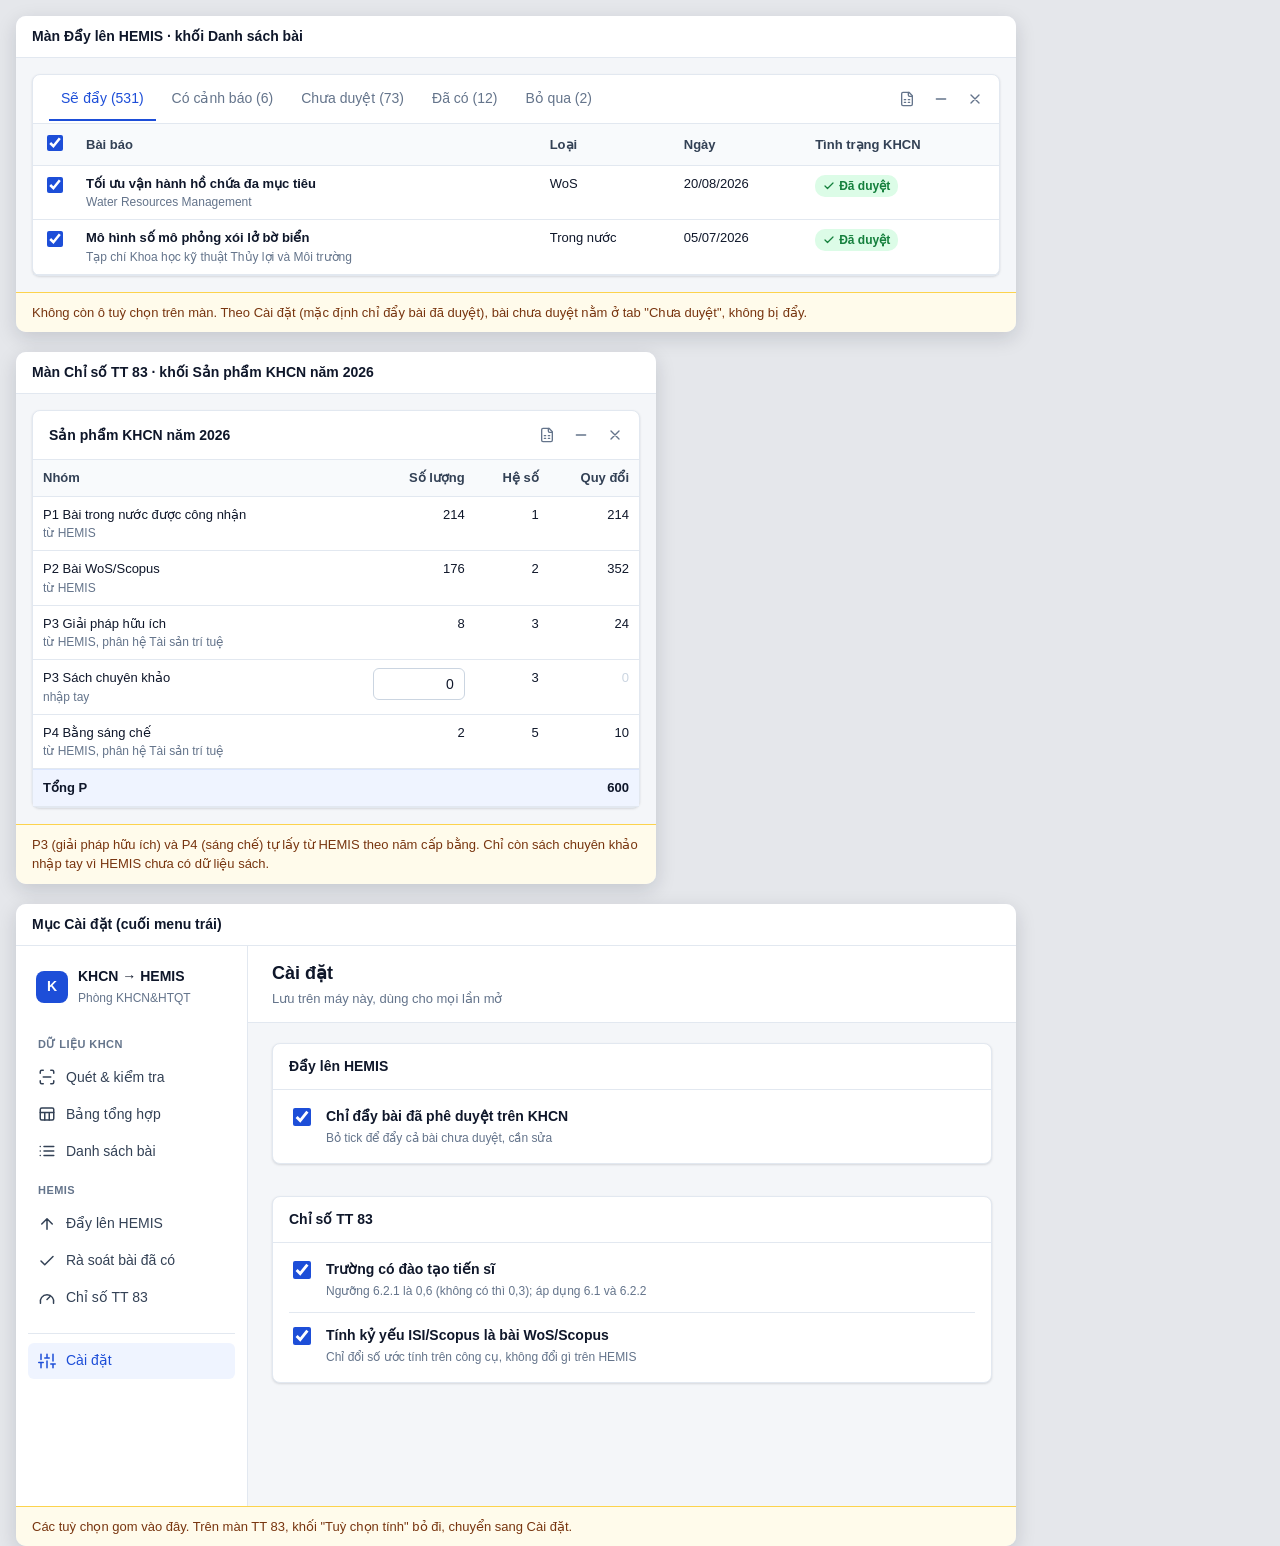
<file: thiết kế/Mẫu đợt 1 Đẩy bài và TT83.html>
<!doctype html><html lang="vi"><head><meta charset="utf-8"><title>Mẫu đợt 1</title><style>/* Công cụ KHCN TLU → HEMIS — giao diện theo mẫu đã duyệt (thiết kế/Mẫu giao diện.html) */
:root {
  --bg: #F4F6F9; --surface: #FFFFFF; --surface2: #F8FAFC; --text: #0F172A; --text2: #334155; --muted: #64748B; --faint: #94A3B8; --zero: #CBD5E1;
  --line: #E2E8F0; --line2: #CBD5E1;
  --pri: #1D4ED8; --pri-hover: #1E40AF; --pri-50: #EFF4FF; --pri-100: #DBE6FE; --pri-text: #1E3A8A;
  --ok: #15803D; --ok-bg: #DCFCE7; --ok-line: #86EFAC;
  --warn: #B45309; --warn-bg: #FEF3C7; --warn-line: #FCD34D;
  --err: #B91C1C; --err-bg: #FEE2E2; --err-line: #FCA5A5;
  --r: 8px; --r-sm: 6px;
  --sh: 0 1px 2px rgba(15, 23, 42, .06), 0 1px 3px rgba(15, 23, 42, .08);
  --sh-lg: -8px 0 24px rgba(15, 23, 42, .12);
  --font: "Segoe UI", Roboto, Arial, sans-serif;
  --side-w: 232px;
}
* { box-sizing: border-box }
html, body { height: 100% }
body { margin: 0; background: var(--bg); font: 14px/1.5 var(--font); color: var(--text) }
button, input, select, textarea { font: inherit; color: inherit }
a { color: var(--pri) }
:focus-visible { outline: 2px solid var(--pri); outline-offset: 2px }
[hidden] { display: none !important }
.ic { width: 16px; height: 16px; stroke: currentColor; fill: none; stroke-width: 2; stroke-linecap: round; stroke-linejoin: round; flex: none; vertical-align: middle }
.muted { color: var(--muted) }
.small { font-size: 12px }
.sp { flex: 1 }
.sr { position: absolute; width: 1px; height: 1px; overflow: hidden; clip: rect(0 0 0 0); white-space: nowrap }
.nowrap { white-space: nowrap }
@media (prefers-reduced-motion: reduce) { * { transition: none !important; animation: none !important } }

/* ---------- Khung ---------- */
.app { position: fixed; inset: 0; display: flex; background: var(--bg) }
.side { width: var(--side-w); background: var(--surface); border-right: 1px solid var(--line); display: flex; flex-direction: column; padding: 16px 12px; flex: none; overflow: auto }
.brand { display: flex; gap: 10px; align-items: center; padding: 4px 8px 16px }
.logo { width: 32px; height: 32px; border-radius: 8px; background: var(--pri); color: #fff; display: grid; place-items: center; font-weight: 700; flex: none }
.brand b { display: block; font-size: 14px } .brand small { color: var(--muted); font-size: 12px }
.navh { font-size: 11px; font-weight: 600; color: var(--muted); letter-spacing: .04em; text-transform: uppercase; padding: 12px 10px 6px }
.nav a { display: flex; gap: 10px; align-items: center; min-height: 36px; padding: 6px 10px; border-radius: var(--r-sm); color: var(--text2); text-decoration: none; font-weight: 500; margin: 1px 0; cursor: pointer; transition: background .15s }
.nav a:hover { background: var(--surface2) }
.nav a .ic { width: 18px; height: 18px }
.nav a[aria-current="page"] { background: var(--pri-50); color: var(--pri) }
.nav .cnt { margin-left: auto; font-size: 12px; border-radius: 10px; padding: 0 7px; font-weight: 600; background: var(--err-bg); color: var(--err) }
.nav .cnt.info { background: var(--pri-100); color: var(--pri) }
.sfoot { margin-top: auto; border-top: 1px solid var(--line); padding: 12px 8px 0; font-size: 12px; color: var(--muted) }
.sfoot .row { display: flex; align-items: center; gap: 6px; margin-bottom: 4px }
.sfoot b { color: var(--text) }
.dot { display: inline-block; width: 8px; height: 8px; border-radius: 50%; background: var(--faint); flex: none }
.dot.ok { background: var(--ok) } .dot.err { background: var(--err) } .dot.warn { background: var(--warn) }
.main { flex: 1; display: flex; flex-direction: column; min-width: 0; position: relative }
.scr { flex: 1; display: flex; flex-direction: column; min-height: 0 }
.top { display: flex; align-items: center; gap: 12px; padding: 14px 24px; background: var(--surface); border-bottom: 1px solid var(--line); flex-wrap: wrap }
.top h1 { font-size: 18px; margin: 0; font-weight: 600 }
.top p { margin: 2px 0 0; color: var(--muted); font-size: 13px }
.top .acts { display: flex; gap: 8px; align-items: center; flex-wrap: wrap; margin-left: auto }
.body { flex: 1; overflow: auto; padding: 20px 24px }
.foot { display: flex; align-items: center; gap: 12px; padding: 12px 24px; background: var(--surface); border-top: 1px solid var(--line); flex-wrap: wrap }
.btn.menu-btn { display: none }
@media (max-width: 900px) {
  .side { position: fixed; z-index: 40; inset: 0 auto 0 0; transform: translateX(-100%); transition: transform .2s; box-shadow: var(--sh-lg) }
  .app.nav-open .side { transform: none }
  .btn.menu-btn { display: inline-flex }
  .top, .body, .foot { padding-left: 16px; padding-right: 16px }
}

/* ---------- Nút, ô nhập ---------- */
.btn { display: inline-flex; align-items: center; justify-content: center; gap: 6px; min-height: 36px; padding: 0 14px; border-radius: var(--r-sm); border: 1px solid var(--line2); background: var(--surface); color: var(--text); font-weight: 500; cursor: pointer; white-space: nowrap; transition: background .15s, border-color .15s }
.btn:hover { background: var(--surface2); border-color: var(--faint) }
.btn.pri { background: var(--pri); border-color: var(--pri); color: #fff }
.btn.pri:hover { background: var(--pri-hover); border-color: var(--pri-hover) }
.btn.ghost { border-color: transparent; background: transparent; color: var(--pri) }
.btn.ghost:hover { background: var(--pri-50) }
.btn.danger { background: var(--err); border-color: var(--err); color: #fff }
.btn.sm { min-height: 32px; padding: 0 10px; font-size: 13px }
.btn.icon { width: 36px; padding: 0 } .btn.icon.sm { width: 32px }
.btn[disabled], .btn[aria-disabled="true"] { opacity: .5; cursor: not-allowed }
.btn .badge { background: var(--pri); color: #fff; border-radius: 9px; padding: 0 6px; font-size: 12px; font-weight: 600; line-height: 18px }
.btn.on { border-color: var(--pri); background: var(--pri-50); color: var(--pri) }
.cbtn { width: 32px; height: 32px; border-radius: var(--r-sm); display: inline-grid; place-items: center; color: var(--muted); border: 1px solid transparent; background: transparent; cursor: pointer; flex: none }
.cbtn:hover { border-color: var(--line2); background: var(--surface2); color: var(--text) }
.lnk { color: var(--pri); font-weight: 600; text-decoration: none; background: none; border: 0; padding: 4px 0; cursor: pointer; display: inline-flex; align-items: center; gap: 4px; min-height: 32px }
.lnk:hover { text-decoration: underline }
.sel { display: inline-flex; align-items: center; gap: 6px; min-height: 36px; padding: 0 4px 0 10px; border: 1px solid var(--line2); border-radius: var(--r-sm); background: var(--surface); font-size: 13px; color: var(--text2) }
.sel select, .sel input { border: 0; background: transparent; font-weight: 600; color: var(--text); min-height: 32px; padding: 0 4px; cursor: pointer; max-width: 260px }
.sel input { cursor: text; width: 100px }
.sel:focus-within { border-color: var(--pri) }
.sel select:focus-visible, .sel input:focus-visible { outline: none }
.inp, select.inp { min-height: 36px; border: 1px solid var(--line2); border-radius: var(--r-sm); padding: 0 10px; width: 100%; background: var(--surface); font-size: 14px }
.inp:focus { border-color: var(--pri); outline: none; box-shadow: 0 0 0 3px var(--pri-100) }
.inp.num, input.num { text-align: right; font-variant-numeric: tabular-nums }
.chk { display: inline-flex; align-items: center; gap: 8px; min-height: 32px; cursor: pointer; font-size: 13px; color: var(--text2) }
.chk input { width: 16px; height: 16px; accent-color: var(--pri); cursor: pointer }
.fl { margin-bottom: 14px }
.fl > label, .fl > .lbl { display: block; font-size: 12px; font-weight: 600; color: var(--text2); margin-bottom: 6px }
.fl .hint { font-size: 12px; color: var(--muted); margin-top: 4px }
.seg { display: flex; border: 1px solid var(--line2); border-radius: var(--r-sm); overflow: hidden; flex-wrap: wrap }
.seg button { flex: 1; min-height: 32px; padding: 0 8px; font-size: 12px; border: 0; border-right: 1px solid var(--line2); background: var(--surface); cursor: pointer }
.seg button:last-child { border-right: 0 }
.seg button[aria-pressed="true"] { background: var(--pri); color: #fff }

/* ---------- Thẻ, khối thu gọn ---------- */
.card { background: var(--surface); border: 1px solid var(--line); border-radius: var(--r); box-shadow: var(--sh) }
.body > .card + .card, .body > .blk + .blk, .body > .card + .blk, .body > .blk + .card, .body > .grid2 + .card, .body > .card + .grid2 { margin-top: 16px }
.blk-h { display: flex; align-items: center; gap: 8px; margin: 0 0 8px }
.blk-h > b { font-size: 13px; color: var(--text2) }
.blk-h .ln { flex: 1; height: 1px; background: var(--line) }
.blk.collapsed > .blk-b { display: none }
.blk.collapsed > .blk-h { margin-bottom: 0 }
.cbtn .ic { transition: transform .15s }
.collapsed > .blk-h .cbtn .ic, .collapsed > .card-h .cbtn .ic { transform: rotate(180deg) }
.card.blk > .card-h { display: flex; align-items: center; gap: 10px; padding: 8px 8px 8px 16px; border-bottom: 1px solid var(--line); flex-wrap: wrap; min-height: 48px }
.card.blk.collapsed > .card-h { border-bottom: 0 }
.card-h > b { font-size: 14px }
.card-b { padding: 16px }
.card-h .tabs { border-bottom: 0; padding: 0; margin: -8px 0 }

/* ---------- Tổng quan số ---------- */
.stats { display: grid; grid-template-columns: repeat(4, minmax(0, 1fr)); gap: 12px }
.stats.c3 { grid-template-columns: repeat(3, minmax(0, 1fr)) }
@media (max-width: 1100px) { .stats, .stats.c3 { grid-template-columns: repeat(2, minmax(0, 1fr)) } }
.stat { padding: 14px 16px }
.stat .k { color: var(--muted); font-size: 13px; display: flex; align-items: center; gap: 6px }
.stat .v { font-size: 26px; font-weight: 600; margin-top: 2px; font-variant-numeric: tabular-nums }
.stat .h { font-size: 12px; color: var(--muted) }
.stat.err { border-color: var(--err-line) } .stat.err .v, .stat.err .k .ic { color: var(--err) }
.stat.warn .k .ic { color: var(--warn) } .stat.ok .k .ic { color: var(--ok) }
.stat.pri { border-color: var(--pri-100) } .stat.pri .v, .stat.pri .k .ic { color: var(--pri) }

/* ---------- Các bước ---------- */
.steps { display: flex; gap: 8px; align-items: center; margin-bottom: 16px; flex-wrap: wrap }
.st { display: flex; align-items: center; gap: 8px; color: var(--muted); font-weight: 500 }
.st i { width: 24px; height: 24px; border-radius: 50%; border: 2px solid var(--line2); display: grid; place-items: center; font-style: normal; font-size: 12px }
.st i .ic { width: 12px; height: 12px }
.st.done i { background: var(--ok); border-color: var(--ok); color: #fff }
.st.now { color: var(--pri) } .st.now i { border-color: var(--pri); color: var(--pri) }
.steps .bar { width: 40px; height: 2px; background: var(--line2) }

/* ---------- Thanh công cụ, nhãn ---------- */
.toolbar { display: flex; gap: 8px; align-items: center; flex-wrap: wrap; padding: 10px 16px; border-bottom: 1px solid var(--line) }
.chips { display: flex; gap: 6px; flex-wrap: wrap; align-items: center }
.chipbar { padding: 8px 16px; border-bottom: 1px solid var(--line) }
.chip { display: inline-flex; gap: 6px; align-items: center; min-height: 28px; padding: 2px 4px 2px 10px; border-radius: 14px; background: var(--pri-50); color: var(--pri); font-size: 13px; font-weight: 500; max-width: 100%; white-space: normal; line-height: 1.35; border: 1px solid transparent }
.chip > span { overflow-wrap: anywhere }
.chip button { border: 0; background: transparent; color: inherit; width: 24px; height: 24px; border-radius: 12px; display: grid; place-items: center; cursor: pointer; flex: none }
.chip button:hover { background: var(--pri-100) }
.chip.opt { background: var(--surface2); color: var(--text2); border-color: var(--line); cursor: pointer; padding-right: 10px }
.chip.opt[aria-pressed="true"] { background: var(--pri-50); color: var(--pri); border-color: var(--pri-100) }

/* ---------- Tab ---------- */
.tabs { display: flex; gap: 4px; border-bottom: 1px solid var(--line); padding: 0 16px; flex-wrap: wrap; align-items: center }
.tab { padding: 10px 12px; min-height: 44px; color: var(--muted); font-weight: 500; border: 0; border-bottom: 2px solid transparent; background: none; cursor: pointer }
.tab:hover { color: var(--text) }
.tab[aria-selected="true"] { color: var(--pri); border-bottom-color: var(--pri) }

/* ---------- Bảng ---------- */
.tw { overflow: auto; max-height: 70vh }
table.tbl { border-collapse: separate; border-spacing: 0; width: 100%; font-size: 13px }
.tbl th { position: sticky; top: 0; z-index: 1; background: var(--surface2); color: var(--text2); font-weight: 600; text-align: left; padding: 8px 10px; border-bottom: 1px solid var(--line); white-space: nowrap }
.tbl td { padding: 8px 10px; border-bottom: 1px solid var(--line); vertical-align: top }
.tbl tbody tr:hover td { background: #F8FAFF }
.tbl .num, .num { text-align: right; font-variant-numeric: tabular-nums }
.tbl .z { color: var(--zero) }
.tbl th.grp { text-align: center; border-left: 1px solid var(--line) }
.tbl .bl { border-left: 1px solid var(--line) }
.tbl tr.sub td { background: #FAFBFC; font-weight: 600 }
.tbl tr.tot td { background: var(--pri-50); font-weight: 700; border-top: 1px solid var(--pri-100) }
.tbl td.t b { font-weight: 600 }
.tbl td.t .muted { font-size: 12px }
.tbl td.ck, .tbl th.ck { width: 36px; text-align: center }
.tbl input[type=checkbox] { width: 16px; height: 16px; accent-color: var(--pri); cursor: pointer }
.tbl td.cell { cursor: pointer }
.tbl td.cell:hover { background: var(--pri-50) !important; color: var(--pri) }
.tbl .stick { position: sticky; left: 0; z-index: 1; background: var(--surface) }
.tbl th.stick { z-index: 2; background: var(--surface2) }
.tbl tr.sub td.stick { background: #FAFBFC } .tbl tr.tot td.stick { background: var(--pri-50) }
.tog { border: 0; background: none; cursor: pointer; width: 24px; height: 24px; display: inline-grid; place-items: center; border-radius: 4px; color: var(--muted); vertical-align: middle; margin-right: 2px }
.tog:hover { background: var(--line) }
.more { padding: 10px 16px; color: var(--muted); font-size: 13px }

/* ---------- Nhãn trạng thái ---------- */
.pill { display: inline-flex; align-items: center; gap: 4px; padding: 2px 8px; border-radius: 10px; font-size: 12px; font-weight: 600; line-height: 1.5; margin: 1px 2px 1px 0 }
.pill .ic { width: 12px; height: 12px; stroke-width: 2.5 }
.pill.ok { background: var(--ok-bg); color: var(--ok) } .pill.warn { background: var(--warn-bg); color: var(--warn) }
.pill.err { background: var(--err-bg); color: var(--err) } .pill.mut { background: #F1F5F9; color: var(--muted) }
.pill.info { background: var(--pri-50); color: var(--pri) }

/* ---------- Thông báo ---------- */
.note { display: flex; gap: 10px; padding: 10px 14px; border-radius: var(--r); background: var(--pri-50); color: var(--pri-text); font-size: 13px; margin-bottom: 16px; align-items: flex-start }
.note .ic { margin-top: 2px }
.note.warn { background: var(--warn-bg); color: #78350F } .note.err { background: var(--err-bg); color: #7F1D1D } .note.ok { background: var(--ok-bg); color: #14532D }
.busy { display: flex; align-items: center; gap: 10px; padding: 8px 24px; background: var(--pri-50); color: var(--pri-text); font-size: 13px; border-bottom: 1px solid var(--pri-100) }
.spin { width: 16px; height: 16px; border: 2px solid var(--pri-100); border-top-color: var(--pri); border-radius: 50%; animation: spin .8s linear infinite; flex: none }
@keyframes spin { to { transform: rotate(360deg) } }
.empty { text-align: center; padding: 48px 16px; color: var(--muted) }
.empty .ic { width: 40px; height: 40px; color: var(--faint); stroke-width: 1.5 }
.empty h3 { color: var(--text); margin: 12px 0 4px; font-size: 16px }
.empty p { margin: 0 auto 16px; max-width: 520px }

/* ---------- Thước đo, KPI ---------- */
.grid2 { display: grid; grid-template-columns: minmax(0, 1.2fr) minmax(0, 1fr); gap: 16px; margin-top: 16px }
@media (max-width: 1100px) { .grid2 { grid-template-columns: minmax(0, 1fr) } }
.kpi { padding: 16px }
.kpi .kh { display: flex; align-items: flex-start; gap: 8px }
.kpi h3 { margin: 0 0 4px; font-size: 14px; flex: 1 }
.kpi .big { font-size: 30px; font-weight: 600; font-variant-numeric: tabular-nums }
.meter { height: 8px; border-radius: 4px; background: #EEF2F7; margin: 10px 0 4px; position: relative }
.meter span { position: absolute; inset: 0 auto 0 0; border-radius: 4px; background: var(--pri) }
.meter span.ok { background: var(--ok) } .meter span.err { background: var(--err) }
.meter i { position: absolute; top: -4px; bottom: -4px; width: 2px; background: var(--text) }

/* ---------- Bảng trượt phải, hộp thoại, thông báo nhanh ---------- */
.scrim { position: fixed; inset: 0; background: rgba(15, 23, 42, .25); z-index: 50 }
.drawer { position: fixed; right: 0; top: 0; bottom: 0; width: min(380px, 100vw); background: var(--surface); border-left: 1px solid var(--line); box-shadow: var(--sh-lg); display: flex; flex-direction: column; z-index: 51 }
.drawer.wide { width: min(640px, 100vw) }
.drawer .dh { padding: 14px 16px; border-bottom: 1px solid var(--line); display: flex; align-items: center; gap: 8px }
.drawer .dh h2 { font-size: 16px; margin: 0 }
.drawer .db { padding: 16px; overflow: auto; flex: 1 }
.drawer .db.flush { padding: 0 }
.drawer .df { padding: 12px 16px; border-top: 1px solid var(--line); display: flex; gap: 8px }
.drawer .df .btn { flex: 1 }
dialog.dlg { border: 0; border-radius: 12px; padding: 0; width: min(480px, calc(100vw - 32px)); box-shadow: 0 20px 60px rgba(15, 23, 42, .35); color: var(--text) }
dialog.dlg::backdrop { background: rgba(15, 23, 42, .35) }
.dlg .dh { padding: 16px 20px 0; font-size: 16px; font-weight: 600 }
.dlg .db { padding: 8px 20px 16px; color: var(--text2); white-space: pre-line }
.dlg .db .inp { margin-top: 10px }
.dlg .df { padding: 12px 20px; display: flex; gap: 8px; justify-content: flex-end; background: var(--surface2); border-top: 1px solid var(--line) }
.toasts { position: fixed; bottom: 80px; left: 50%; transform: translateX(-50%); z-index: 60; display: flex; flex-direction: column; gap: 8px; align-items: center; pointer-events: none }
.toast { background: var(--text); color: #fff; padding: 10px 16px; border-radius: var(--r); font-size: 13px; box-shadow: var(--sh); display: flex; gap: 8px; align-items: center; max-width: 90vw }
.toast.err { background: var(--err) }
.pop { position: absolute; z-index: 30; background: var(--surface); border: 1px solid var(--line2); border-radius: var(--r); box-shadow: 0 8px 24px rgba(15, 23, 42, .16); padding: 8px; min-width: 220px }
.optlist { max-height: 260px; overflow: auto; border: 1px solid var(--line); border-radius: var(--r-sm); margin-top: 6px }
.optlist label { display: flex; gap: 8px; align-items: flex-start; padding: 6px 10px; cursor: pointer; font-size: 13px }
.optlist label:hover { background: var(--surface2) }
.optlist label .c { margin-left: auto; color: var(--muted); font-variant-numeric: tabular-nums; padding-left: 8px }
.optlist input { margin-top: 3px; accent-color: var(--pri) }
details.fgrp { border: 1px solid var(--line); border-radius: var(--r-sm); margin-bottom: 8px }
details.fgrp > summary { list-style: none; display: flex; align-items: center; gap: 8px; min-height: 40px; padding: 0 10px; cursor: pointer; font-weight: 600; font-size: 13px; color: var(--text2) }
details.fgrp > summary::-webkit-details-marker { display: none }
details.fgrp > summary .v { margin-left: auto; font-weight: 500; color: var(--muted); max-width: 55%; overflow: hidden; text-overflow: ellipsis; white-space: nowrap }
details.fgrp > summary .v.on { color: var(--pri) }
details.fgrp[open] > summary .ic { transform: rotate(180deg) }
details.fgrp > .fgb { padding: 0 10px 10px }

/* ---------- Bảng tổng hợp ---------- */
.tbl.pv { width: auto; min-width: 100% }
.tbl.pv thead { position: sticky; top: 0; z-index: 3 }
.tbl.pv thead th { position: static; background: var(--surface2) }
.tbl.pv thead th.grp { text-align: left }
.tbl.pv thead th.stick { position: sticky; left: 0; z-index: 4 }
.tbl.pv td.lab { white-space: nowrap; min-width: 220px }
.tbl.pv th.num, .tbl.pv td.num { min-width: 64px }
.pvinfo { padding: 8px 16px; font-size: 12px; color: var(--muted); display: flex; gap: 12px; align-items: center; flex-wrap: wrap; border-bottom: 1px solid var(--line) }
.selrow { display: inline-flex; align-items: center; gap: 2px }
.selrow .ic { color: var(--faint); width: 14px; height: 14px }
.au-tn, .au-lh { font-size: 11px; font-weight: 600; color: var(--pri); margin-left: 2px }
.au-ext { color: var(--muted) }
.tplitem { display: inline-flex; align-items: center; gap: 2px; border: 1px solid var(--line); background: var(--surface2); border-radius: 14px; padding: 2px 4px 2px 10px; font-size: 13px }
.tplitem button { border: 0; background: none; width: 26px; height: 26px; border-radius: 13px; display: grid; place-items: center; cursor: pointer; color: var(--muted) }
.tplitem button:hover { background: var(--line); color: var(--text) }
.tplitem .nm { cursor: pointer; text-decoration: underline dotted; padding: 0 4px; background: none; border: 0; font: inherit; color: var(--text) }
button.sel { cursor: pointer }
.seg.g3 { display: grid; grid-template-columns: repeat(3, 1fr) }
.seg.g3 button:nth-child(-n+3) { border-bottom: 1px solid var(--line2) }
.seg.g3 button:nth-child(3n) { border-right: 0 }

/* ---------- Màn HEMIS, Danh sách (Sonnet) ---------- */
.tbl th.wt { width: 38% }
.tbl td.au { min-width: 240px }
.sel input[type=search] { width: 220px }
.sel input[type=search]::-webkit-search-cancel-button { cursor: pointer }
.foot .meter { width: 220px; margin: 0 }
.tbl .was { color: var(--err) }
.tbl .will { color: var(--ok) }
.tbl .cell-in { min-height: 32px; width: 92px; padding: 0 8px }
.tbl .cell-in.w { width: 140px }
.meter i.thr { left: 60% }
.grid2 > .card { margin-top: 0 }
.toolbar .chk { margin-right: 12px }
.tbl tr:has(.cell-in) td { vertical-align: middle }
.bctl { display: inline-flex; align-items: center; gap: 2px }
body{background:#E5E7EB;padding:16px;margin:0}.frame{width:1000px;margin:0 0 20px;background:var(--bg);border-radius:10px;overflow:hidden;box-shadow:0 6px 20px rgba(15,23,42,.15)}.cap{padding:10px 16px;font-weight:600;background:#fff;border-bottom:1px solid var(--line)}.pad{padding:16px}.setrow{display:flex;gap:12px;align-items:flex-start;padding:12px 0;border-bottom:1px solid var(--line);cursor:pointer}.setrow:last-child{border:0}.setrow input{width:18px;height:18px;margin-top:2px;accent-color:var(--pri)}.setrow span{display:flex;flex-direction:column;gap:2px}.note2{padding:10px 16px;background:#FFFBEB;color:#78350F;font-size:13px;border-top:1px solid #FCD34D}</style></head><body><svg width="0" height="0" style="position:absolute" aria-hidden="true"><defs>
<symbol id="i-scan" viewBox="0 0 24 24"><path d="M3 7V5a2 2 0 0 1 2-2h2M17 3h2a2 2 0 0 1 2 2v2M21 17v2a2 2 0 0 1-2 2h-2M7 21H5a2 2 0 0 1-2-2v-2M7 12h10"/></symbol>
<symbol id="i-table" viewBox="0 0 24 24"><rect x="3" y="4" width="18" height="16" rx="2"/><path d="M3 10h18M9 10v10M15 10v10"/></symbol>
<symbol id="i-list" viewBox="0 0 24 24"><path d="M8 6h13M8 12h13M8 18h13M3 6h.01M3 12h.01M3 18h.01"/></symbol>
<symbol id="i-up" viewBox="0 0 24 24"><path d="M12 19V5M5 12l7-7 7 7"/></symbol>
<symbol id="i-check" viewBox="0 0 24 24"><path d="M20 6 9 17l-5-5"/></symbol>
<symbol id="i-gauge" viewBox="0 0 24 24"><path d="M12 14l4-4"/><path d="M3.3 19a9 9 0 1 1 17.4 0"/></symbol>
<symbol id="i-alert" viewBox="0 0 24 24"><path d="M12 9v4M12 17h.01"/><path d="M10.3 3.9 1.8 18a2 2 0 0 0 1.7 3h17a2 2 0 0 0 1.7-3L13.7 3.9a2 2 0 0 0-3.4 0z"/></symbol>
<symbol id="i-x" viewBox="0 0 24 24"><path d="M18 6 6 18M6 6l12 12"/></symbol>
<symbol id="i-filter" viewBox="0 0 24 24"><path d="M22 3H2l8 9.5V19l4 2v-8.5z"/></symbol>
<symbol id="i-copy" viewBox="0 0 24 24"><rect x="9" y="9" width="13" height="13" rx="2"/><path d="M5 15H4a2 2 0 0 1-2-2V4a2 2 0 0 1 2-2h9a2 2 0 0 1 2 2v1"/></symbol>
<symbol id="i-dl" viewBox="0 0 24 24"><path d="M21 15v4a2 2 0 0 1-2 2H5a2 2 0 0 1-2-2v-4M7 10l5 5 5-5M12 15V3"/></symbol>
<symbol id="i-refresh" viewBox="0 0 24 24"><path d="M21 12a9 9 0 1 1-3-6.7L21 8M21 3v5h-5"/></symbol>
<symbol id="i-edit" viewBox="0 0 24 24"><path d="M12 20h9M16.5 3.5a2.1 2.1 0 0 1 3 3L7 19l-4 1 1-4z"/></symbol>
<symbol id="i-down" viewBox="0 0 24 24"><path d="m6 9 6 6 6-6"/></symbol>
<symbol id="i-right" viewBox="0 0 24 24"><path d="m9 18 6-6-6-6"/></symbol>
<symbol id="i-left" viewBox="0 0 24 24"><path d="m15 18-6-6 6-6"/></symbol>
<symbol id="i-up2" viewBox="0 0 24 24"><path d="m18 15-6-6-6 6"/></symbol>
<symbol id="i-info" viewBox="0 0 24 24"><circle cx="12" cy="12" r="10"/><path d="M12 16v-4M12 8h.01"/></symbol>
<symbol id="i-calendar" viewBox="0 0 24 24"><rect x="3" y="4" width="18" height="18" rx="2"/><path d="M16 2v4M8 2v4M3 10h18"/></symbol>
<symbol id="i-ext" viewBox="0 0 24 24"><path d="M15 3h6v6M10 14 21 3M18 13v6a2 2 0 0 1-2 2H5a2 2 0 0 1-2-2V8a2 2 0 0 1 2-2h6"/></symbol>
<symbol id="i-plus" viewBox="0 0 24 24"><path d="M12 5v14M5 12h14"/></symbol>
<symbol id="i-trash" viewBox="0 0 24 24"><path d="M3 6h18M8 6V4h8v2M19 6l-1 14H6L5 6"/></symbol>
<symbol id="i-save" viewBox="0 0 24 24"><path d="M19 21H5a2 2 0 0 1-2-2V5a2 2 0 0 1 2-2h11l5 5v11a2 2 0 0 1-2 2z"/><path d="M17 21v-8H7v8M7 3v5h8"/></symbol>
<symbol id="i-menu" viewBox="0 0 24 24"><path d="M3 6h18M3 12h18M3 18h18"/></symbol>
<symbol id="i-search" viewBox="0 0 24 24"><circle cx="11" cy="11" r="8"/><path d="m21 21-4.3-4.3"/></symbol>
<symbol id="i-plug" viewBox="0 0 24 24"><path d="M12 22v-5M9 8V2M15 8V2M18 8v5a6 6 0 0 1-12 0V8z"/></symbol>
<symbol id="i-settings" viewBox="0 0 24 24"><path d="M4 21v-7M4 10V3M12 21v-9M12 8V3M20 21v-5M20 12V3M1 14h6M9 8h6M17 16h6"/></symbol>
<symbol id="i-share" viewBox="0 0 24 24"><circle cx="18" cy="5" r="3"/><circle cx="6" cy="12" r="3"/><circle cx="18" cy="19" r="3"/><path d="m8.6 13.5 6.8 4M15.4 6.5l-6.8 4"/></symbol>
<symbol id="i-minus" viewBox="0 0 24 24"><path d="M5 12h14"/></symbol>
<symbol id="i-square" viewBox="0 0 24 24"><rect x="5" y="5" width="14" height="14" rx="1"/></symbol>
<symbol id="i-sheet" viewBox="0 0 24 24"><path d="M15 2H6a2 2 0 0 0-2 2v16a2 2 0 0 0 2 2h12a2 2 0 0 0 2-2V7z"/><path d="M14 2v4a2 2 0 0 0 2 2h4M8 13h2M14 13h2M8 17h2M14 17h2"/></symbol>
</defs></svg><div class="frame" id="m1"><div class="cap">Màn Đẩy lên HEMIS · khối Danh sách bài</div><div class="pad"><section class="card blk"><div class="card-h"><div class="tabs" style="padding:0;border:0;margin:-8px 0"><button class="tab" aria-selected="true">Sẽ đẩy (531)</button><button class="tab" aria-selected="false">Có cảnh báo (6)</button><button class="tab" aria-selected="false">Chưa duyệt (73)</button><button class="tab" aria-selected="false">Đã có (12)</button><button class="tab" aria-selected="false">Bỏ qua (2)</button></div><div class="sp"></div><span class="bctl"><button class="cbtn"><svg class="ic" aria-hidden="true"><use href="#i-sheet"/></svg></button><button class="cbtn"><svg class="ic" aria-hidden="true"><use href="#i-minus"/></svg></button><button class="cbtn"><svg class="ic" aria-hidden="true"><use href="#i-x"/></svg></button></span></div><table class="tbl"><thead><tr><th class="ck"><input type="checkbox" checked></th><th style="width:48%">Bài báo</th><th>Loại</th><th>Ngày</th><th>Tình trạng KHCN</th></tr></thead><tbody><tr><td class="ck"><input type="checkbox" checked></td><td class="t"><b>Tối ưu vận hành hồ chứa đa mục tiêu</b><div class="muted">Water Resources Management</div></td><td>WoS</td><td class="nowrap">20/08/2026</td><td><span class="pill ok"><svg class="ic" aria-hidden="true"><use href="#i-check"/></svg>Đã duyệt</span></td></tr><tr><td class="ck"><input type="checkbox" checked></td><td class="t"><b>Mô hình số mô phỏng xói lở bờ biển</b><div class="muted">Tạp chí Khoa học kỹ thuật Thủy lợi và Môi trường</div></td><td>Trong nước</td><td class="nowrap">05/07/2026</td><td><span class="pill ok"><svg class="ic" aria-hidden="true"><use href="#i-check"/></svg>Đã duyệt</span></td></tr></tbody></table></section></div><div class="note2">Không còn ô tuỳ chọn trên màn. Theo Cài đặt (mặc định chỉ đẩy bài đã duyệt), bài chưa duyệt nằm ở tab "Chưa duyệt", không bị đẩy.</div></div><div class="frame" id="m2" style="width:640px"><div class="cap">Màn Chỉ số TT 83 · khối Sản phẩm KHCN năm 2026</div><div class="pad"><section class="card blk"><div class="card-h"><b>Sản phẩm KHCN năm 2026</b><div class="sp"></div><span class="bctl"><button class="cbtn"><svg class="ic" aria-hidden="true"><use href="#i-sheet"/></svg></button><button class="cbtn"><svg class="ic" aria-hidden="true"><use href="#i-minus"/></svg></button><button class="cbtn"><svg class="ic" aria-hidden="true"><use href="#i-x"/></svg></button></span></div><table class="tbl"><thead><tr><th>Nhóm</th><th class="num">Số lượng</th><th class="num">Hệ số</th><th class="num">Quy đổi</th></tr></thead><tbody><tr><td>P1 Bài trong nước được công nhận<div class="muted small">từ HEMIS</div></td><td class="num">214</td><td class="num">1</td><td class="num">214</td></tr><tr><td>P2 Bài WoS/Scopus<div class="muted small">từ HEMIS</div></td><td class="num">176</td><td class="num">2</td><td class="num">352</td></tr><tr><td>P3 Giải pháp hữu ích<div class="muted small">từ HEMIS, phân hệ Tài sản trí tuệ</div></td><td class="num">8</td><td class="num">3</td><td class="num">24</td></tr><tr><td>P3 Sách chuyên khảo<div class="muted small">nhập tay</div></td><td class="num"><input class="inp num" style="width:92px;min-height:32px" value="0"></td><td class="num">3</td><td class="num"><span class="z">0</span></td></tr><tr><td>P4 Bằng sáng chế<div class="muted small">từ HEMIS, phân hệ Tài sản trí tuệ</div></td><td class="num">2</td><td class="num">5</td><td class="num">10</td></tr><tr class="tot"><td>Tổng P</td><td></td><td></td><td class="num">600</td></tr></tbody></table></section></div><div class="note2">P3 (giải pháp hữu ích) và P4 (sáng chế) tự lấy từ HEMIS theo năm cấp bằng. Chỉ còn sách chuyên khảo nhập tay vì HEMIS chưa có dữ liệu sách.</div></div><div class="frame" id="m3"><div class="cap">Mục Cài đặt (cuối menu trái)</div><div style="display:flex;min-height:560px"><aside class="side" style="position:static;height:auto"><div class="brand"><div class="logo">K</div><div><b>KHCN → HEMIS</b><small>Phòng KHCN&amp;HTQT</small></div></div><div class="navh">Dữ liệu KHCN</div><nav class="nav"><a><svg class="ic" aria-hidden="true"><use href="#i-scan"/></svg><span>Quét &amp; kiểm tra</span></a><a><svg class="ic" aria-hidden="true"><use href="#i-table"/></svg><span>Bảng tổng hợp</span></a><a><svg class="ic" aria-hidden="true"><use href="#i-list"/></svg><span>Danh sách bài</span></a></nav><div class="navh">HEMIS</div><nav class="nav"><a><svg class="ic" aria-hidden="true"><use href="#i-up"/></svg><span>Đẩy lên HEMIS</span></a><a><svg class="ic" aria-hidden="true"><use href="#i-check"/></svg><span>Rà soát bài đã có</span></a><a><svg class="ic" aria-hidden="true"><use href="#i-gauge"/></svg><span>Chỉ số TT 83</span></a></nav><nav class="nav" style="margin-top:16px;border-top:1px solid var(--line);padding-top:8px"><a aria-current="page"><svg class="ic" aria-hidden="true"><use href="#i-settings"/></svg><span>Cài đặt</span></a></nav></aside><div class="main" style="position:static"><div class="top"><div><h1>Cài đặt</h1><p>Lưu trên máy này, dùng cho mọi lần mở</p></div></div><div class="body" style="display:grid;gap:16px;align-content:start"><section class="card"><div class="card-h" style="display:flex;padding:12px 16px;border-bottom:1px solid var(--line)"><b>Đẩy lên HEMIS</b></div><div style="padding:4px 16px"><label class="setrow"><input type="checkbox" checked><span><b>Chỉ đẩy bài đã phê duyệt trên KHCN</b><span class="muted small">Bỏ tick để đẩy cả bài chưa duyệt, cần sửa</span></span></label></div></section><section class="card"><div class="card-h" style="display:flex;padding:12px 16px;border-bottom:1px solid var(--line)"><b>Chỉ số TT 83</b></div><div style="padding:4px 16px"><label class="setrow"><input type="checkbox" checked><span><b>Trường có đào tạo tiến sĩ</b><span class="muted small">Ngưỡng 6.2.1 là 0,6 (không có thì 0,3); áp dụng 6.1 và 6.2.2</span></span></label><label class="setrow"><input type="checkbox" checked><span><b>Tính kỷ yếu ISI/Scopus là bài WoS/Scopus</b><span class="muted small">Chỉ đổi số ước tính trên công cụ, không đổi gì trên HEMIS</span></span></label></div></section></div></div></div><div class="note2">Các tuỳ chọn gom vào đây. Trên màn TT 83, khối "Tuỳ chọn tính" bỏ đi, chuyển sang Cài đặt.</div></div></body></html>
</file>
<file: docs/app.css>
/* Công cụ KHCN TLU → HEMIS — giao diện theo mẫu đã duyệt (thiết kế/Mẫu giao diện.html) */
:root {
  --bg: #F4F6F9; --surface: #FFFFFF; --surface2: #F8FAFC; --text: #0F172A; --text2: #334155; --muted: #64748B; --faint: #94A3B8; --zero: #CBD5E1;
  --line: #E2E8F0; --line2: #CBD5E1;
  --pri: #1D4ED8; --pri-hover: #1E40AF; --pri-50: #EFF4FF; --pri-100: #DBE6FE; --pri-text: #1E3A8A;
  --ok: #15803D; --ok-bg: #DCFCE7; --ok-line: #86EFAC;
  --warn: #B45309; --warn-bg: #FEF3C7; --warn-line: #FCD34D;
  --err: #B91C1C; --err-bg: #FEE2E2; --err-line: #FCA5A5;
  --r: 8px; --r-sm: 6px;
  --sh: 0 1px 2px rgba(15, 23, 42, .06), 0 1px 3px rgba(15, 23, 42, .08);
  --sh-lg: -8px 0 24px rgba(15, 23, 42, .12);
  --font: "Segoe UI", Roboto, Arial, sans-serif;
  --side-w: 232px;
}
* { box-sizing: border-box }
html, body { height: 100% }
body { margin: 0; background: var(--bg); font: 14px/1.5 var(--font); color: var(--text) }
button, input, select, textarea { font: inherit; color: inherit }
a { color: var(--pri) }
:focus-visible { outline: 2px solid var(--pri); outline-offset: 2px }
[hidden] { display: none !important }
.ic { width: 16px; height: 16px; stroke: currentColor; fill: none; stroke-width: 2; stroke-linecap: round; stroke-linejoin: round; flex: none; vertical-align: middle }
.muted { color: var(--muted) }
.small { font-size: 12px }
.sp { flex: 1 }
.sr { position: absolute; width: 1px; height: 1px; overflow: hidden; clip: rect(0 0 0 0); white-space: nowrap }
.nowrap { white-space: nowrap }
@media (prefers-reduced-motion: reduce) { * { transition: none !important; animation: none !important } }

/* ---------- Khung ---------- */
.app { position: fixed; inset: 0; display: flex; background: var(--bg) }
.side { width: var(--side-w); background: var(--surface); border-right: 1px solid var(--line); display: flex; flex-direction: column; padding: 16px 12px; flex: none; overflow: auto }
.brand { display: flex; gap: 10px; align-items: center; padding: 4px 8px 16px }
.logo { width: 32px; height: 32px; border-radius: 8px; background: var(--pri); color: #fff; display: grid; place-items: center; font-weight: 700; flex: none }
.brand b { display: block; font-size: 14px } .brand small { color: var(--muted); font-size: 12px }
.navh { font-size: 11px; font-weight: 600; color: var(--muted); letter-spacing: .04em; text-transform: uppercase; padding: 12px 10px 6px }
.nav a { display: flex; gap: 10px; align-items: center; min-height: 36px; padding: 6px 10px; border-radius: var(--r-sm); color: var(--text2); text-decoration: none; font-weight: 500; margin: 1px 0; cursor: pointer; transition: background .15s }
.nav a:hover { background: var(--surface2) }
.nav a .ic { width: 18px; height: 18px }
.nav a[aria-current="page"] { background: var(--pri-50); color: var(--pri) }
.nav .cnt { margin-left: auto; font-size: 12px; border-radius: 10px; padding: 0 7px; font-weight: 600; background: var(--err-bg); color: var(--err) }
.nav .cnt.info { background: var(--pri-100); color: var(--pri) }
.sfoot { margin-top: auto; border-top: 1px solid var(--line); padding: 12px 8px 0; font-size: 12px; color: var(--muted) }
.sfoot .row { display: flex; align-items: center; gap: 6px; margin-bottom: 4px }
.sfoot b { color: var(--text) }
.dot { display: inline-block; width: 8px; height: 8px; border-radius: 50%; background: var(--faint); flex: none }
.dot.ok { background: var(--ok) } .dot.err { background: var(--err) } .dot.warn { background: var(--warn) }
.main { flex: 1; display: flex; flex-direction: column; min-width: 0; position: relative }
.scr { flex: 1; display: flex; flex-direction: column; min-height: 0 }
.top { display: flex; align-items: center; gap: 12px; padding: 14px 24px; background: var(--surface); border-bottom: 1px solid var(--line); flex-wrap: wrap }
.top h1 { font-size: 18px; margin: 0; font-weight: 600 }
.top p { margin: 2px 0 0; color: var(--muted); font-size: 13px }
.top .acts { display: flex; gap: 8px; align-items: center; flex-wrap: wrap; margin-left: auto }
.body { flex: 1; overflow: auto; padding: 20px 24px }
.foot { display: flex; align-items: center; gap: 12px; padding: 12px 24px; background: var(--surface); border-top: 1px solid var(--line); flex-wrap: wrap }
.btn.menu-btn { display: none }
@media (max-width: 900px) {
  .side { position: fixed; z-index: 40; inset: 0 auto 0 0; transform: translateX(-100%); transition: transform .2s; box-shadow: var(--sh-lg) }
  .app.nav-open .side { transform: none }
  .btn.menu-btn { display: inline-flex }
  .top, .body, .foot { padding-left: 16px; padding-right: 16px }
}

/* ---------- Nút, ô nhập ---------- */
.btn { display: inline-flex; align-items: center; justify-content: center; gap: 6px; min-height: 36px; padding: 0 14px; border-radius: var(--r-sm); border: 1px solid var(--line2); background: var(--surface); color: var(--text); font-weight: 500; cursor: pointer; white-space: nowrap; transition: background .15s, border-color .15s }
.btn:hover { background: var(--surface2); border-color: var(--faint) }
.btn.pri { background: var(--pri); border-color: var(--pri); color: #fff }
.btn.pri:hover { background: var(--pri-hover); border-color: var(--pri-hover) }
.btn.ghost { border-color: transparent; background: transparent; color: var(--pri) }
.btn.ghost:hover { background: var(--pri-50) }
.btn.danger { background: var(--err); border-color: var(--err); color: #fff }
.btn.sm { min-height: 32px; padding: 0 10px; font-size: 13px }
.btn.icon { width: 36px; padding: 0 } .btn.icon.sm { width: 32px }
.btn[disabled], .btn[aria-disabled="true"] { opacity: .5; cursor: not-allowed }
.btn .badge { background: var(--pri); color: #fff; border-radius: 9px; padding: 0 6px; font-size: 12px; font-weight: 600; line-height: 18px }
.btn.on { border-color: var(--pri); background: var(--pri-50); color: var(--pri) }
.cbtn { width: 32px; height: 32px; border-radius: var(--r-sm); display: inline-grid; place-items: center; color: var(--muted); border: 1px solid transparent; background: transparent; cursor: pointer; flex: none }
.cbtn:hover { border-color: var(--line2); background: var(--surface2); color: var(--text) }
.lnk { color: var(--pri); font-weight: 600; text-decoration: none; background: none; border: 0; padding: 4px 0; cursor: pointer; display: inline-flex; align-items: center; gap: 4px; min-height: 32px }
.lnk:hover { text-decoration: underline }
.sel { display: inline-flex; align-items: center; gap: 6px; min-height: 36px; padding: 0 4px 0 10px; border: 1px solid var(--line2); border-radius: var(--r-sm); background: var(--surface); font-size: 13px; color: var(--text2) }
.sel select, .sel input { border: 0; background: transparent; font-weight: 600; color: var(--text); min-height: 32px; padding: 0 4px; cursor: pointer; max-width: 260px }
.sel input { cursor: text; width: 100px }
.sel:focus-within { border-color: var(--pri) }
.sel select:focus-visible, .sel input:focus-visible { outline: none }
.inp, select.inp { min-height: 36px; border: 1px solid var(--line2); border-radius: var(--r-sm); padding: 0 10px; width: 100%; background: var(--surface); font-size: 14px }
.inp:focus { border-color: var(--pri); outline: none; box-shadow: 0 0 0 3px var(--pri-100) }
.inp.num, input.num { text-align: right; font-variant-numeric: tabular-nums }
.chk { display: inline-flex; align-items: center; gap: 8px; min-height: 32px; cursor: pointer; font-size: 13px; color: var(--text2) }
.chk input { width: 16px; height: 16px; accent-color: var(--pri); cursor: pointer }
.fl { margin-bottom: 14px }
.fl > label, .fl > .lbl { display: block; font-size: 12px; font-weight: 600; color: var(--text2); margin-bottom: 6px }
.fl .hint { font-size: 12px; color: var(--muted); margin-top: 4px }
.seg { display: flex; border: 1px solid var(--line2); border-radius: var(--r-sm); overflow: hidden; flex-wrap: wrap }
.seg button { flex: 1; min-height: 32px; padding: 0 8px; font-size: 12px; border: 0; border-right: 1px solid var(--line2); background: var(--surface); cursor: pointer }
.seg button:last-child { border-right: 0 }
.seg button[aria-pressed="true"] { background: var(--pri); color: #fff }

/* ---------- Thẻ, khối thu gọn ---------- */
.card { background: var(--surface); border: 1px solid var(--line); border-radius: var(--r); box-shadow: var(--sh) }
.body > .card + .card, .body > .blk + .blk, .body > .card + .blk, .body > .blk + .card, .body > .grid2 + .card, .body > .card + .grid2 { margin-top: 16px }
.blk-h { display: flex; align-items: center; gap: 8px; margin: 0 0 8px }
.blk-h > b { font-size: 13px; color: var(--text2) }
.blk-h .ln { flex: 1; height: 1px; background: var(--line) }
.blk.collapsed > .blk-b { display: none }
.blk.collapsed > .blk-h { margin-bottom: 0 }
.cbtn .ic { transition: transform .15s }
.collapsed > .blk-h .cbtn .ic, .collapsed > .card-h .cbtn .ic { transform: rotate(180deg) }
.card.blk > .card-h { display: flex; align-items: center; gap: 10px; padding: 8px 8px 8px 16px; border-bottom: 1px solid var(--line); flex-wrap: wrap; min-height: 48px }
.card.blk.collapsed > .card-h { border-bottom: 0 }
.card-h > b { font-size: 14px }
.card-b { padding: 16px }
.card-h .tabs { border-bottom: 0; padding: 0; margin: -8px 0 }

/* ---------- Tổng quan số ---------- */
.stats { display: grid; grid-template-columns: repeat(4, minmax(0, 1fr)); gap: 12px }
.stats.c3 { grid-template-columns: repeat(3, minmax(0, 1fr)) }
@media (max-width: 1100px) { .stats, .stats.c3 { grid-template-columns: repeat(2, minmax(0, 1fr)) } }
.stat { padding: 14px 16px }
.stat .k { color: var(--muted); font-size: 13px; display: flex; align-items: center; gap: 6px }
.stat .v { font-size: 26px; font-weight: 600; margin-top: 2px; font-variant-numeric: tabular-nums }
.stat .h { font-size: 12px; color: var(--muted) }
.stat.err { border-color: var(--err-line) } .stat.err .v, .stat.err .k .ic { color: var(--err) }
.stat.warn .k .ic { color: var(--warn) } .stat.ok .k .ic { color: var(--ok) }
.stat.pri { border-color: var(--pri-100) } .stat.pri .v, .stat.pri .k .ic { color: var(--pri) }

/* ---------- Các bước ---------- */
.steps { display: flex; gap: 8px; align-items: center; margin-bottom: 16px; flex-wrap: wrap }
.st { display: flex; align-items: center; gap: 8px; color: var(--muted); font-weight: 500 }
.st i { width: 24px; height: 24px; border-radius: 50%; border: 2px solid var(--line2); display: grid; place-items: center; font-style: normal; font-size: 12px }
.st i .ic { width: 12px; height: 12px }
.st.done i { background: var(--ok); border-color: var(--ok); color: #fff }
.st.now { color: var(--pri) } .st.now i { border-color: var(--pri); color: var(--pri) }
.steps .bar { width: 40px; height: 2px; background: var(--line2) }

/* ---------- Thanh công cụ, nhãn ---------- */
.toolbar { display: flex; gap: 8px; align-items: center; flex-wrap: wrap; padding: 10px 16px; border-bottom: 1px solid var(--line) }
.chips { display: flex; gap: 6px; flex-wrap: wrap; align-items: center }
.chipbar { padding: 8px 16px; border-bottom: 1px solid var(--line) }
.chip { display: inline-flex; gap: 6px; align-items: center; min-height: 28px; padding: 2px 4px 2px 10px; border-radius: 14px; background: var(--pri-50); color: var(--pri); font-size: 13px; font-weight: 500; max-width: 100%; white-space: normal; line-height: 1.35; border: 1px solid transparent }
.chip > span { overflow-wrap: anywhere }
.chip button { border: 0; background: transparent; color: inherit; width: 24px; height: 24px; border-radius: 12px; display: grid; place-items: center; cursor: pointer; flex: none }
.chip button:hover { background: var(--pri-100) }
.chip.opt { background: var(--surface2); color: var(--text2); border-color: var(--line); cursor: pointer; padding-right: 10px }
.chip.opt[aria-pressed="true"] { background: var(--pri-50); color: var(--pri); border-color: var(--pri-100) }

/* ---------- Tab ---------- */
.tabs { display: flex; gap: 4px; border-bottom: 1px solid var(--line); padding: 0 16px; flex-wrap: wrap; align-items: center }
.tab { padding: 10px 12px; min-height: 44px; color: var(--muted); font-weight: 500; border: 0; border-bottom: 2px solid transparent; background: none; cursor: pointer }
.tab:hover { color: var(--text) }
.tab[aria-selected="true"] { color: var(--pri); border-bottom-color: var(--pri) }

/* ---------- Bảng ---------- */
.tw { overflow: auto; max-height: 70vh }
table.tbl { border-collapse: separate; border-spacing: 0; width: 100%; font-size: 13px }
.tbl th { position: sticky; top: 0; z-index: 1; background: var(--surface2); color: var(--text2); font-weight: 600; text-align: left; padding: 8px 10px; border-bottom: 1px solid var(--line); white-space: nowrap }
.tbl td { padding: 8px 10px; border-bottom: 1px solid var(--line); vertical-align: top }
.tbl tbody tr:hover td { background: #F8FAFF }
.tbl .num, .num { text-align: right; font-variant-numeric: tabular-nums }
.tbl .z { color: var(--zero) }
.tbl th.grp { text-align: center; border-left: 1px solid var(--line) }
.tbl .bl { border-left: 1px solid var(--line) }
.tbl tr.sub td { background: #FAFBFC; font-weight: 600 }
.tbl tr.tot td { background: var(--pri-50); font-weight: 700; border-top: 1px solid var(--pri-100) }
.tbl td.t b { font-weight: 600 }
.tbl td.t .muted { font-size: 12px }
.tbl td.ck, .tbl th.ck { width: 36px; text-align: center }
.tbl input[type=checkbox] { width: 16px; height: 16px; accent-color: var(--pri); cursor: pointer }
.tbl td.cell { cursor: pointer }
.tbl td.cell:hover { background: var(--pri-50) !important; color: var(--pri) }
.tbl .stick { position: sticky; left: 0; z-index: 1; background: var(--surface) }
.tbl th.stick { z-index: 2; background: var(--surface2) }
.tbl tr.sub td.stick { background: #FAFBFC } .tbl tr.tot td.stick { background: var(--pri-50) }
.tog { border: 0; background: none; cursor: pointer; width: 24px; height: 24px; display: inline-grid; place-items: center; border-radius: 4px; color: var(--muted); vertical-align: middle; margin-right: 2px }
.tog:hover { background: var(--line) }
.more { padding: 10px 16px; color: var(--muted); font-size: 13px }

/* ---------- Nhãn trạng thái ---------- */
.pill { display: inline-flex; align-items: center; gap: 4px; padding: 2px 8px; border-radius: 10px; font-size: 12px; font-weight: 600; line-height: 1.5; margin: 1px 2px 1px 0 }
.pill .ic { width: 12px; height: 12px; stroke-width: 2.5 }
.pill.ok { background: var(--ok-bg); color: var(--ok) } .pill.warn { background: var(--warn-bg); color: var(--warn) }
.pill.err { background: var(--err-bg); color: var(--err) } .pill.mut { background: #F1F5F9; color: var(--muted) }
.pill.info { background: var(--pri-50); color: var(--pri) }

/* ---------- Thông báo ---------- */
.note { display: flex; gap: 10px; padding: 10px 14px; border-radius: var(--r); background: var(--pri-50); color: var(--pri-text); font-size: 13px; margin-bottom: 16px; align-items: flex-start }
.note .ic { margin-top: 2px }
.note.warn { background: var(--warn-bg); color: #78350F } .note.err { background: var(--err-bg); color: #7F1D1D } .note.ok { background: var(--ok-bg); color: #14532D }
.busy { display: flex; align-items: center; gap: 10px; padding: 8px 24px; background: var(--pri-50); color: var(--pri-text); font-size: 13px; border-bottom: 1px solid var(--pri-100) }
.spin { width: 16px; height: 16px; border: 2px solid var(--pri-100); border-top-color: var(--pri); border-radius: 50%; animation: spin .8s linear infinite; flex: none }
@keyframes spin { to { transform: rotate(360deg) } }
.empty { text-align: center; padding: 48px 16px; color: var(--muted) }
.empty .ic { width: 40px; height: 40px; color: var(--faint); stroke-width: 1.5 }
.empty h3 { color: var(--text); margin: 12px 0 4px; font-size: 16px }
.empty p { margin: 0 auto 16px; max-width: 520px }

/* ---------- Thước đo, KPI ---------- */
.grid2 { display: grid; grid-template-columns: minmax(0, 1.2fr) minmax(0, 1fr); gap: 16px; margin-top: 16px }
@media (max-width: 1100px) { .grid2 { grid-template-columns: minmax(0, 1fr) } }
.kpi { padding: 16px }
.kpi .kh { display: flex; align-items: flex-start; gap: 8px }
.kpi h3 { margin: 0 0 4px; font-size: 14px; flex: 1 }
.kpi .big { font-size: 30px; font-weight: 600; font-variant-numeric: tabular-nums }
.meter { height: 8px; border-radius: 4px; background: #EEF2F7; margin: 10px 0 4px; position: relative }
.meter span { position: absolute; inset: 0 auto 0 0; border-radius: 4px; background: var(--pri) }
.meter span.ok { background: var(--ok) } .meter span.err { background: var(--err) }
.meter i { position: absolute; top: -4px; bottom: -4px; width: 2px; background: var(--text) }

/* ---------- Bảng trượt phải, hộp thoại, thông báo nhanh ---------- */
.scrim { position: fixed; inset: 0; background: rgba(15, 23, 42, .25); z-index: 50 }
.drawer { position: fixed; right: 0; top: 0; bottom: 0; width: min(380px, 100vw); background: var(--surface); border-left: 1px solid var(--line); box-shadow: var(--sh-lg); display: flex; flex-direction: column; z-index: 51 }
.drawer.wide { width: min(640px, 100vw) }
.drawer .dh { padding: 14px 16px; border-bottom: 1px solid var(--line); display: flex; align-items: center; gap: 8px }
.drawer .dh h2 { font-size: 16px; margin: 0 }
.drawer .db { padding: 16px; overflow: auto; flex: 1 }
.drawer .db.flush { padding: 0 }
.drawer .df { padding: 12px 16px; border-top: 1px solid var(--line); display: flex; gap: 8px }
.drawer .df .btn { flex: 1 }
dialog.dlg { border: 0; border-radius: 12px; padding: 0; width: min(480px, calc(100vw - 32px)); box-shadow: 0 20px 60px rgba(15, 23, 42, .35); color: var(--text) }
dialog.dlg::backdrop { background: rgba(15, 23, 42, .35) }
.dlg .dh { padding: 16px 20px 0; font-size: 16px; font-weight: 600 }
.dlg .db { padding: 8px 20px 16px; color: var(--text2); white-space: pre-line }
.dlg .db .inp { margin-top: 10px }
.dlg .df { padding: 12px 20px; display: flex; gap: 8px; justify-content: flex-end; background: var(--surface2); border-top: 1px solid var(--line) }
.toasts { position: fixed; bottom: 80px; left: 50%; transform: translateX(-50%); z-index: 60; display: flex; flex-direction: column; gap: 8px; align-items: center; pointer-events: none }
.toast { background: var(--text); color: #fff; padding: 10px 16px; border-radius: var(--r); font-size: 13px; box-shadow: var(--sh); display: flex; gap: 8px; align-items: center; max-width: 90vw }
.toast.err { background: var(--err) }
.pop { position: absolute; z-index: 30; background: var(--surface); border: 1px solid var(--line2); border-radius: var(--r); box-shadow: 0 8px 24px rgba(15, 23, 42, .16); padding: 8px; min-width: 220px }
.optlist { max-height: 260px; overflow: auto; border: 1px solid var(--line); border-radius: var(--r-sm); margin-top: 6px }
.optlist label { display: flex; gap: 8px; align-items: flex-start; padding: 6px 10px; cursor: pointer; font-size: 13px }
.optlist label:hover { background: var(--surface2) }
.optlist label .c { margin-left: auto; color: var(--muted); font-variant-numeric: tabular-nums; padding-left: 8px }
.optlist input { margin-top: 3px; accent-color: var(--pri) }
details.fgrp { border: 1px solid var(--line); border-radius: var(--r-sm); margin-bottom: 8px }
details.fgrp > summary { list-style: none; display: flex; align-items: center; gap: 8px; min-height: 40px; padding: 0 10px; cursor: pointer; font-weight: 600; font-size: 13px; color: var(--text2) }
details.fgrp > summary::-webkit-details-marker { display: none }
details.fgrp > summary .v { margin-left: auto; font-weight: 500; color: var(--muted); max-width: 55%; overflow: hidden; text-overflow: ellipsis; white-space: nowrap }
details.fgrp > summary .v.on { color: var(--pri) }
details.fgrp[open] > summary .ic { transform: rotate(180deg) }
details.fgrp > .fgb { padding: 0 10px 10px }

/* ---------- Bảng tổng hợp ---------- */
.tbl.pv { width: auto; min-width: 100% }
.tbl.pv thead { position: sticky; top: 0; z-index: 3 }
.tbl.pv thead th { position: static; background: var(--surface2) }
.tbl.pv thead th.grp { text-align: left }
.tbl.pv thead th.stick { position: sticky; left: 0; z-index: 4 }
.tbl.pv td.lab { white-space: nowrap; min-width: 220px }
.tbl.pv th.num, .tbl.pv td.num { min-width: 64px }
.pvinfo { padding: 8px 16px; font-size: 12px; color: var(--muted); display: flex; gap: 12px; align-items: center; flex-wrap: wrap; border-bottom: 1px solid var(--line) }
.selrow { display: inline-flex; align-items: center; gap: 2px }
.selrow .ic { color: var(--faint); width: 14px; height: 14px }
.au-tn, .au-lh { font-size: 11px; font-weight: 600; color: var(--pri); margin-left: 2px }
.au-ext { color: var(--muted) }
.tplitem { display: inline-flex; align-items: center; gap: 2px; border: 1px solid var(--line); background: var(--surface2); border-radius: 14px; padding: 2px 4px 2px 10px; font-size: 13px }
.tplitem button { border: 0; background: none; width: 26px; height: 26px; border-radius: 13px; display: grid; place-items: center; cursor: pointer; color: var(--muted) }
.tplitem button:hover { background: var(--line); color: var(--text) }
.tplitem .nm { cursor: pointer; text-decoration: underline dotted; padding: 0 4px; background: none; border: 0; font: inherit; color: var(--text) }
button.sel { cursor: pointer }
.seg.g3 { display: grid; grid-template-columns: repeat(3, 1fr) }
.seg.g3 button:nth-child(-n+3) { border-bottom: 1px solid var(--line2) }
.seg.g3 button:nth-child(3n) { border-right: 0 }

/* ---------- Màn HEMIS, Danh sách (Sonnet) ---------- */
.tbl th.wt { width: 38% }
.tbl td.au { min-width: 240px }
.sel input[type=search] { width: 220px }
.sel input[type=search]::-webkit-search-cancel-button { cursor: pointer }
.foot .meter { width: 220px; margin: 0 }
.tbl .was { color: var(--err) }
.tbl .will { color: var(--ok) }
.tbl .cell-in { min-height: 32px; width: 92px; padding: 0 8px }
.tbl .cell-in.w { width: 140px }
.meter i.thr { left: 60% }
.grid2 > .card { margin-top: 0 }
.toolbar .chk { margin-right: 12px }
.tbl tr:has(.cell-in) td { vertical-align: middle }
.bctl { display: inline-flex; align-items: center; gap: 2px }

/* ---------- Cài đặt ---------- */
.setlist { display: grid; gap: 16px; max-width: 760px }
.setlist .card-h { display: flex; align-items: center; padding: 12px 16px; border-bottom: 1px solid var(--line) }
.setgrp { padding-top: 4px; padding-bottom: 4px }
.setrow { display: flex; gap: 12px; align-items: flex-start; padding: 12px 0; border-bottom: 1px solid var(--line); cursor: pointer }
.setrow:last-child { border-bottom: 0 }
.setrow input { width: 18px; height: 18px; margin-top: 2px; accent-color: var(--pri); flex: none; cursor: pointer }
.setrow > span { display: flex; flex-direction: column; gap: 2px }
.nav.bottom { margin-top: 12px; border-top: 1px solid var(--line); padding-top: 8px }

/* ---------- Đẩy lên HEMIS: chọn loại dữ liệu ---------- */
.kinds { display: flex; gap: 4px; padding: 0 24px; background: var(--surface); border-bottom: 1px solid var(--line); flex-wrap: wrap }
@media (max-width: 900px) { .kinds { padding: 0 16px } }

/* ---------- Đẩy lên HEMIS: Đề tài ---------- */
.fgrid2 { display: grid; grid-template-columns: 1fr 1fr; gap: 0 12px }
.fgrid2 .span2 { grid-column: 1 / -1 }
.btn.warnbtn { background: var(--warn-bg); border-color: var(--warn-line); color: var(--warn) }
.pk { width: 320px; max-height: 360px; overflow: auto }
.pk .pkh { font-size: 12px; color: var(--muted); padding: 8px 8px 2px }
.pk .pkb { width: 100%; justify-content: space-between }
textarea.inp { padding: 8px 10px; min-height: 80px; resize: vertical }
</file>
